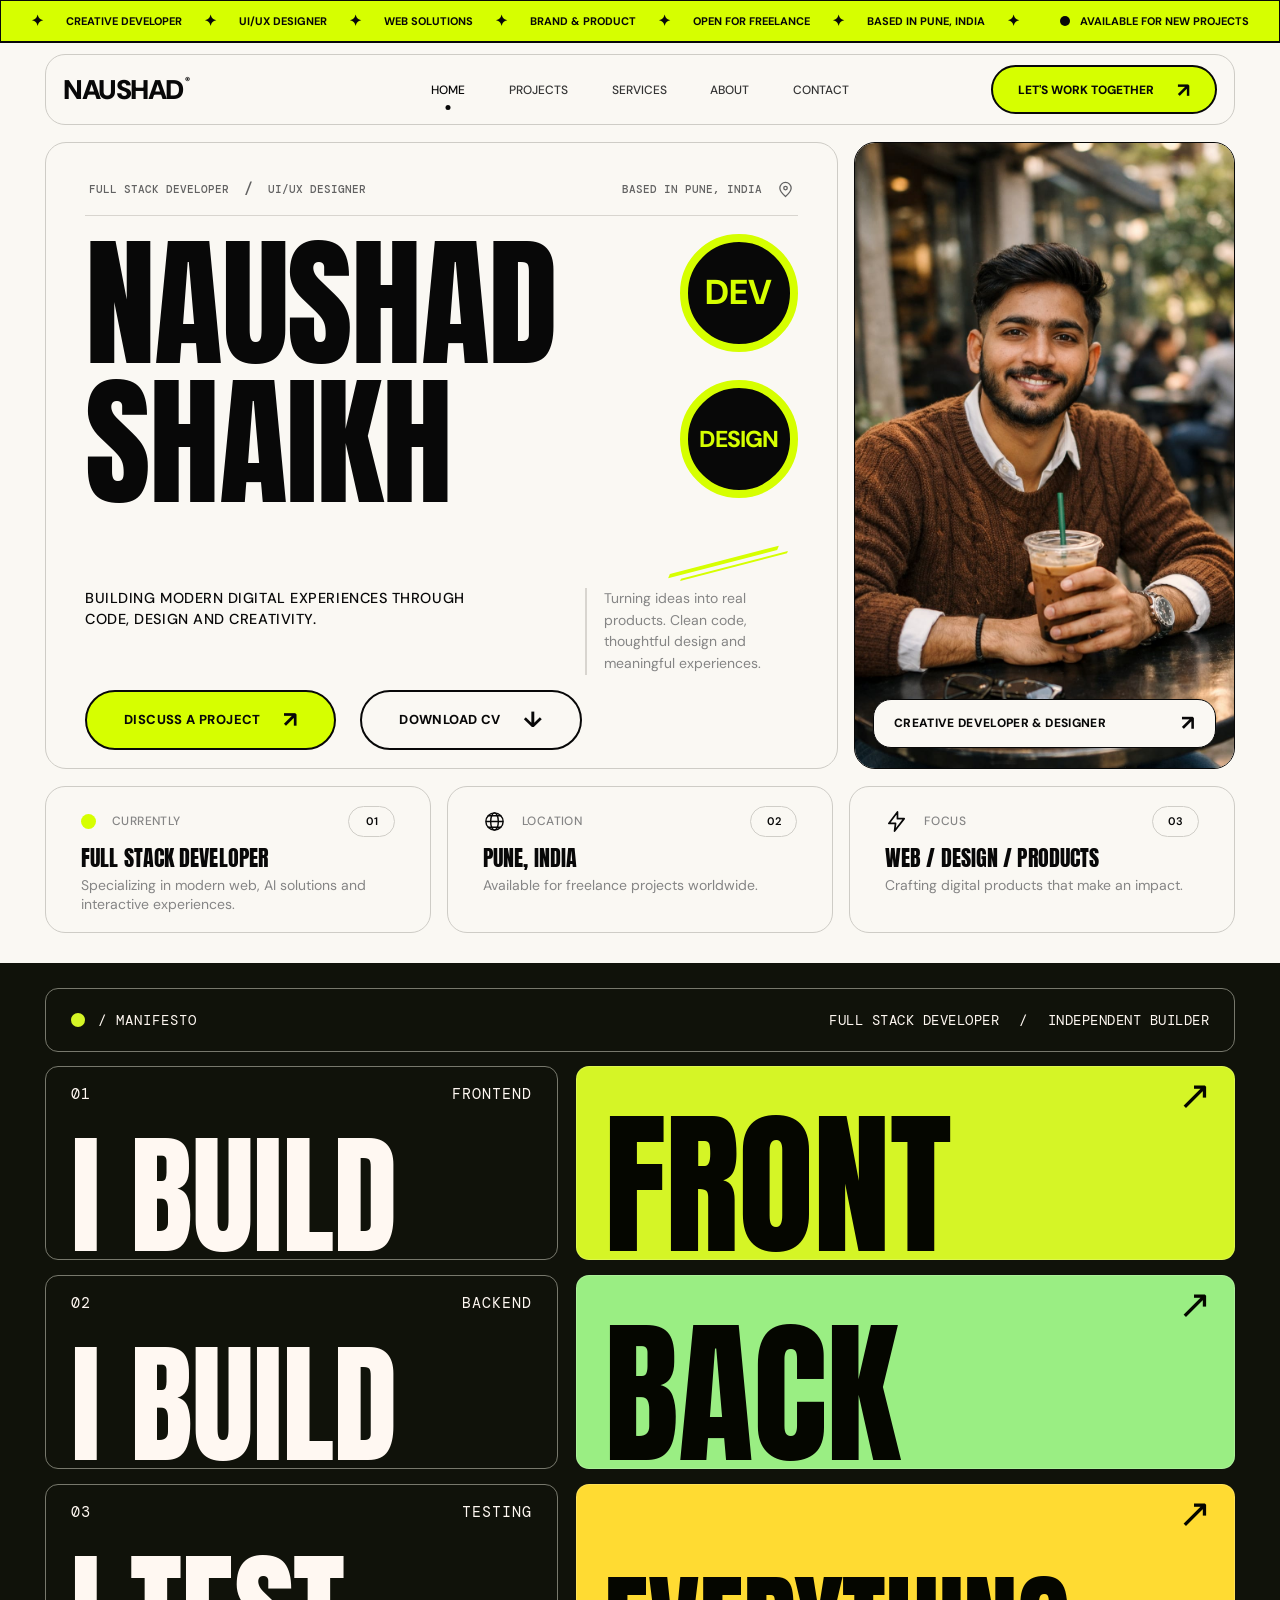
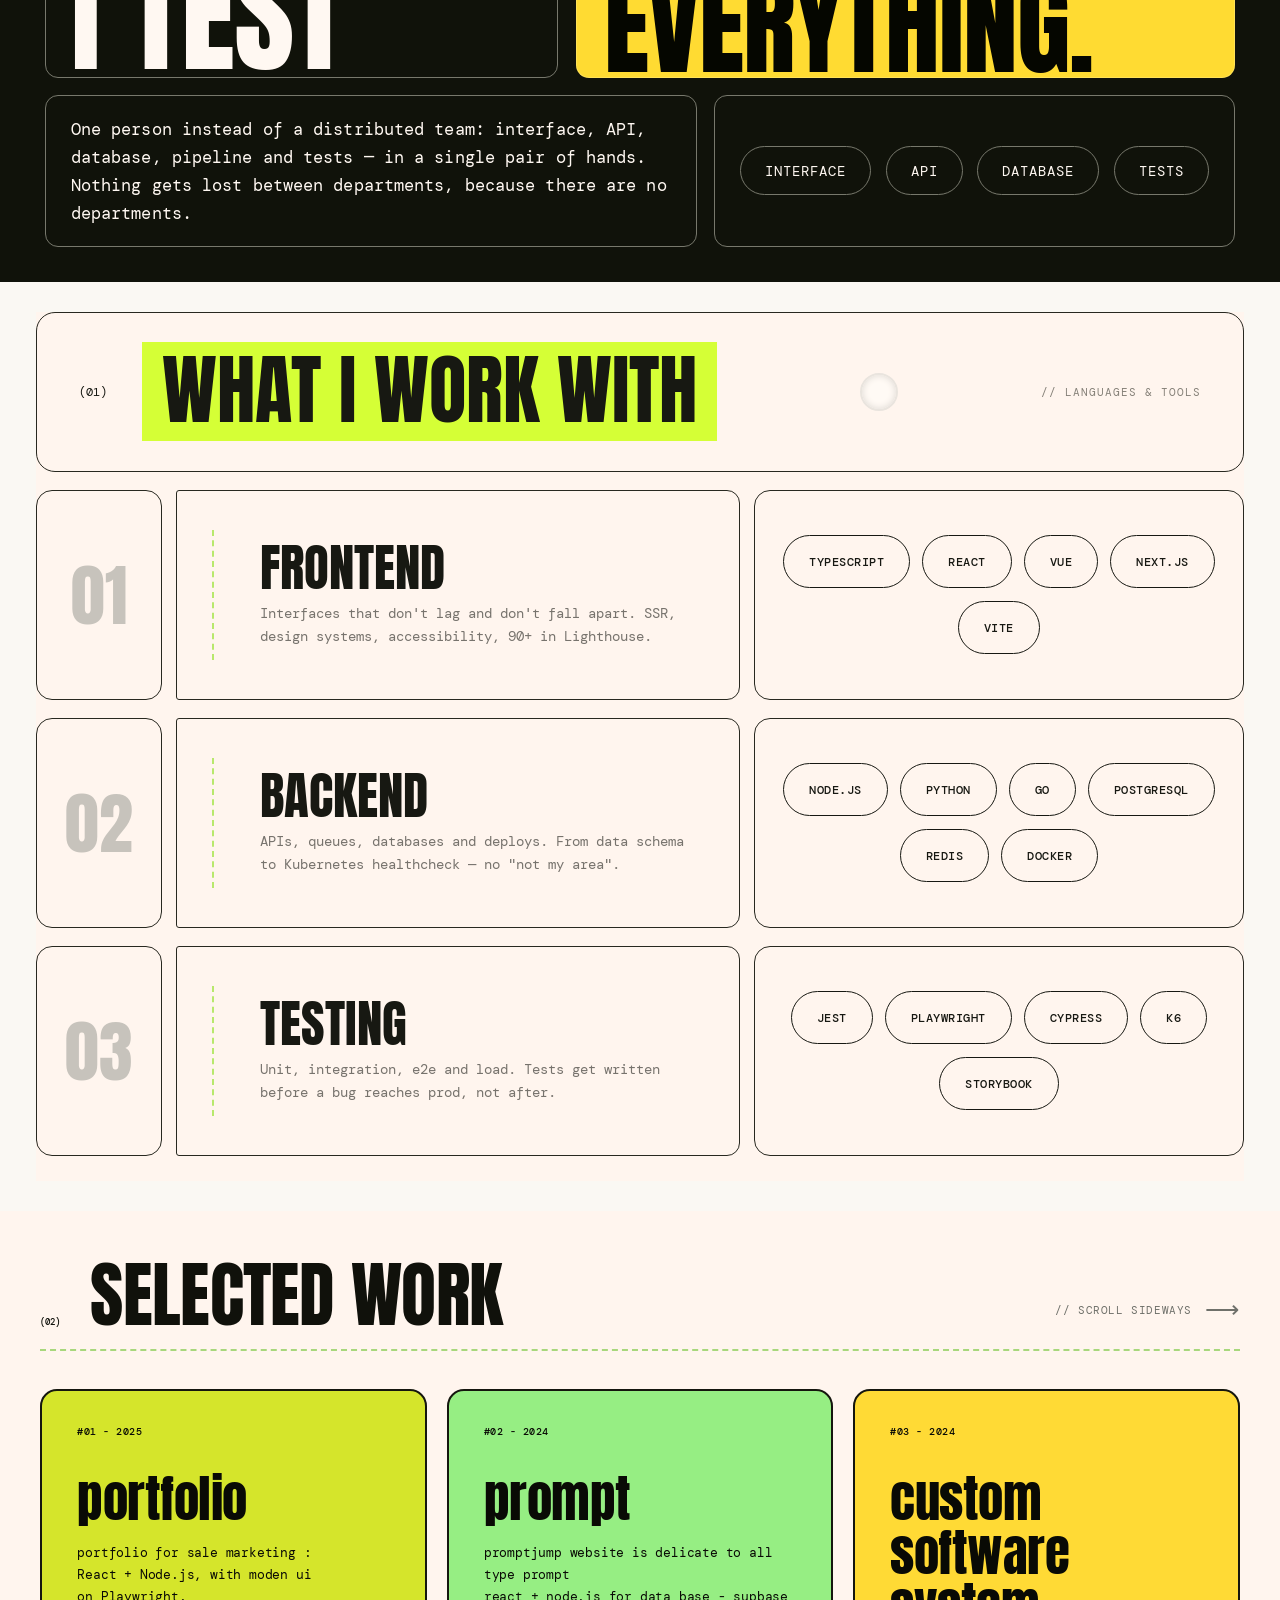
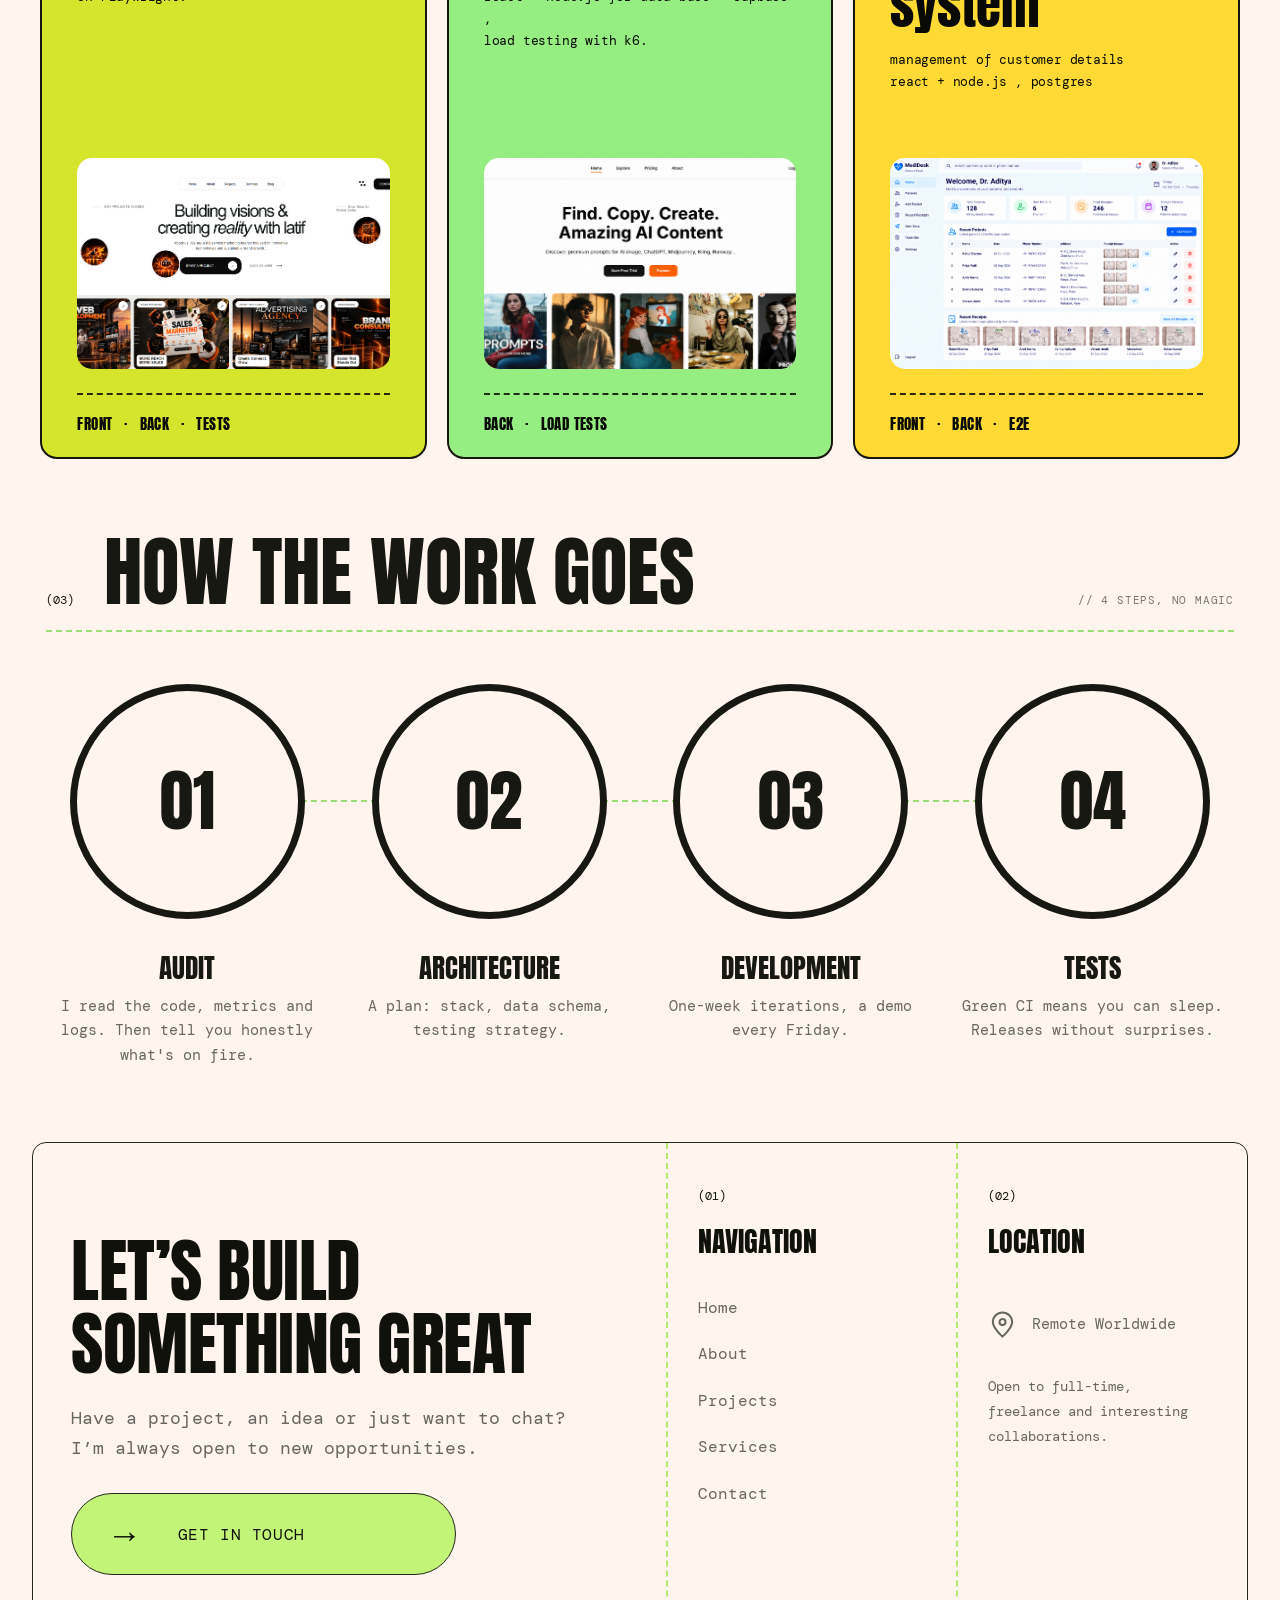
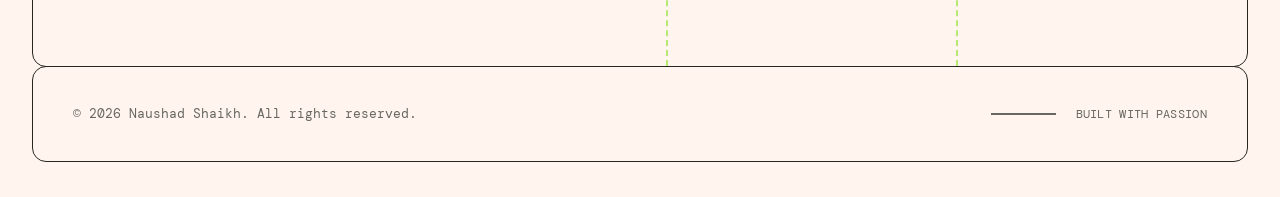
<file: index.html>
<!DOCTYPE html>
<html lang="en">
<head>
  <meta charset="UTF-8">
  <meta name="viewport" content="width=device-width, initial-scale=1.0">
  <meta name="theme-color" content="#faf8f3">

  <title>Naushad Shaikh | Creative Developer</title>

  <!-- Google Fonts -->
  <link rel="preconnect" href="https://fonts.googleapis.com">
  <link rel="preconnect" href="https://fonts.gstatic.com" crossorigin>
  <link href="https://fonts.googleapis.com/css2?family=Anton&family=Caveat:wght@500;600;700&family=DM+Mono:wght@400;500&family=DM+Sans:wght@400;500;600;700;800&display=swap" rel="stylesheet">

  <!-- CSS -->
  <link rel="stylesheet" href="style.css">
</head>

<body>

  <!-- TOP ANNOUNCEMENT BAR -->
  <div class="top-bar">
    <div class="ticker-track">

      <div class="ticker-marquee" aria-label="Scrolling announcement bar">
        <div class="ticker-marquee-inner">
          <div class="ticker-group">
            <span class="ticker-star">✦</span>
            <span>CREATIVE DEVELOPER</span>
            <span class="ticker-star">✦</span>
            <span>UI/UX DESIGNER</span>
            <span class="ticker-star">✦</span>
            <span>WEB SOLUTIONS</span>
            <span class="ticker-star">✦</span>
            <span>BRAND &amp; PRODUCT</span>
            <span class="ticker-star">✦</span>
            <span>OPEN FOR FREELANCE</span>
            <span class="ticker-star">✦</span>
            <span>BASED IN PUNE, INDIA</span>
            <span class="ticker-star">✦</span>
            <span>LET'S BUILD TOGETHER</span>
          </div>

          <div class="ticker-group" aria-hidden="true">
            <span class="ticker-star">✦</span>
            <span>CREATIVE DEVELOPER</span>
            <span class="ticker-star">✦</span>
            <span>UI/UX DESIGNER</span>
            <span class="ticker-star">✦</span>
            <span>WEB SOLUTIONS</span>
            <span class="ticker-star">✦</span>
            <span>BRAND &amp; PRODUCT</span>
            <span class="ticker-star">✦</span>
            <span>OPEN FOR FREELANCE</span>
            <span class="ticker-star">✦</span>
            <span>BASED IN PUNE, INDIA</span>
            <span class="ticker-star">✦</span>
            <span>LET'S BUILD TOGETHER</span>
          </div>
        </div>
      </div>

      <div class="ticker-status">
        <span class="ticker-dot"></span>
        <span>AVAILABLE FOR NEW PROJECTS</span>
      </div>

    </div>
  </div>


  <!-- NAVBAR -->
  <nav class="navbar home-navbar" aria-label="Main navigation">

    <a href="#home" class="nav-logo">
      NAUSHAD<sup>®</sup>
    </a>

    <button
      class="nav-toggle"
      type="button"
      aria-label="Open navigation menu"
      aria-expanded="false"
      aria-controls="home-navigation"
      data-home-nav-toggle
    >
      <span class="nav-toggle-icon" aria-hidden="true">
        <span></span>
        <span></span>
        <span></span>
      </span>
    </button>

    <div class="nav-links" id="home-navigation">
      <a href="#home" class="nav-link active">HOME</a>
      <a href="project.html" class="nav-link">PROJECTS</a>
      <a href="service.html" class="nav-link">SERVICES</a>
      <a href="about.html" class="nav-link">ABOUT</a>
      <a href="contact.html" class="nav-link">CONTACT</a>
    </div>

    <a href="contact.html" class="nav-cta">
      LET'S WORK TOGETHER <span>↗</span>
    </a>

  </nav>


  <!-- MAIN HERO -->
  <main id="home">

    <section class="main-hero">

      <!-- LEFT TEXT CONTAINER -->
      <div class="hero-content">

        <div class="hero-meta">

          <div class="hero-meta-left">
            <span>FULL STACK DEVELOPER</span>
            <span class="meta-slash">/</span>
            <span>UI/UX DESIGNER</span>
          </div>

          <div class="hero-location">
            <span>BASED IN PUNE, INDIA</span>

            <svg class="location-pin" viewBox="0 0 24 24"
              fill="none" stroke="currentColor"
              stroke-width="1.8" stroke-linecap="round"
              stroke-linejoin="round" aria-label="Location">
              <path d="M20 10c0 5-8 12-8 12S4 15 4 10a8 8 0 1 1 16 0Z"/>
              <circle cx="12" cy="10" r="2.5"/>
            </svg>
          </div>

        </div>


        <div class="hero-heading-wrap">

          <h1 class="hero-heading">
            NAUSHAD<br>
            <span class="hero-heading-last">SHAIKH</span>
          </h1>

          <div class="dev-badge">DEV</div>
          <div class="design-badge">DESIGN</div>

          <div class="signature" aria-hidden="true">
            <div class="signature-underline"></div>
          </div>

        </div>


        <div class="hero-description-row">

          <p class="hero-description">
            BUILDING MODERN DIGITAL EXPERIENCES THROUGH
            <br>
            CODE, DESIGN AND CREATIVITY.
          </p>

          <p class="hero-summary">
            Turning ideas into real products.
            Clean code, thoughtful design and
            meaningful experiences.
          </p>

        </div>


        <div class="hero-buttons">

          <a href="contact.html" class="hero-btn hero-btn-primary">
            DISCUSS A PROJECT <span>↗</span>
          </a>

          <a href="ccv.pdf" download
            class="hero-btn hero-btn-secondary">
            DOWNLOAD CV <span>↓</span>
          </a>

        </div>

      </div>


      <!-- RIGHT IMAGE CONTAINER -->
      <div class="hero-portrait">

        <img
          src="cup.jpeg"
          alt="Naushad Shaikh - Creative Developer"
          class="portrait-image"
        >

        <a href="about.html" class="portrait-caption">
          <span>CREATIVE DEVELOPER &amp; DESIGNER</span>
          <span class="portrait-arrow">↗</span>
        </a>

      </div>

    </section>


    <!-- BOTTOM INFORMATION CARDS -->
    <section class="info-grid">

      <article class="info-card">

        <div class="info-card-top">
          <span class="lime-dot"></span>
          <span class="info-label">CURRENTLY</span>
          <span class="info-number">01</span>
        </div>

        <h2>FULL STACK DEVELOPER</h2>

        <p>
          Specializing in modern web, AI solutions
          and interactive experiences.
        </p>

      </article>


      <article class="info-card">

        <div class="info-card-top">

          <svg class="info-icon" viewBox="0 0 24 24"
            fill="none" stroke="currentColor"
            stroke-width="1.5">
            <circle cx="12" cy="12" r="9"/>
            <ellipse cx="12" cy="12" rx="4" ry="9"/>
            <path d="M3 12h18M5 6h14M5 18h14"/>
          </svg>

          <span class="info-label">LOCATION</span>
          <span class="info-number">02</span>

        </div>

        <div class="location-hover-wrap">
          <a class="location-link" href="contact.html">PUNE, INDIA</a>
          <span class="location-hover-content" aria-hidden="true">
            <span class="location-link-clone">PUNE, INDIA</span>
            <span class="location-image-container">
              <span class="location-image-inner">
                <img class="location-link-image" src="pune_shaniwar.jpg" alt="Pune, India - Shaniwar Wada" />
              </span>
            </span>
          </span>
        </div>

        <p>
          Available for freelance projects
          worldwide.
        </p>

      </article>


      <article class="info-card">

        <div class="info-card-top">

          <svg class="info-icon" viewBox="0 0 24 24"
            fill="none" stroke="currentColor"
            stroke-width="1.8" stroke-linecap="round"
            stroke-linejoin="round">
            <path d="M13 2 4 14h7l-1 8 10-13h-7l0-7Z"/>
          </svg>

          <span class="info-label">FOCUS</span>
          <span class="info-number">03</span>

        </div>

        <h2>WEB / DESIGN / PRODUCTS</h2>

        <p>
          Crafting digital products that make
          an impact.
        </p>

      </article>

    </section>

<section class="manifesto-section">

  <!-- TOP HEADER -->
  <div class="manifesto-top">
    <div class="manifesto-label">
      <span class="manifesto-dot"></span>
      <span>/ MANIFESTO</span>
    </div>

    <div class="manifesto-role">
      FULL STACK DEVELOPER <span>/</span> INDEPENDENT BUILDER
    </div>
  </div>

  <!-- MAIN GRID -->
  <div class="manifesto-grid">

    <!-- 01 -->
    <div class="manifesto-text-card">
      <div class="manifesto-card-meta">
        <span>01</span>
        <span>FRONTEND</span>
      </div>
      <h2>I BUILD</h2>
    </div>

    <div class="manifesto-color-card manifesto-front">
      <span class="manifesto-arrow">↗</span>
      <h2>FRONT</h2>
    </div>

    <!-- 02 -->
    <div class="manifesto-text-card">
      <div class="manifesto-card-meta">
        <span>02</span>
        <span>BACKEND</span>
      </div>
      <h2>I BUILD</h2>
    </div>

    <div class="manifesto-color-card manifesto-back">
      <span class="manifesto-arrow">↗</span>
      <h2>BACK</h2>
    </div>

    <!-- 03 -->
    <div class="manifesto-text-card">
      <div class="manifesto-card-meta">
        <span>03</span>
        <span>TESTING</span>
      </div>
      <h2>I TEST</h2>
    </div>

    <div class="manifesto-color-card manifesto-everything">
      <span class="manifesto-arrow">↗</span>
      <h2>EVERYTHING.</h2>
    </div>

  </div>

  <!-- BOTTOM ROW -->
  <div class="manifesto-footer">

    <div class="manifesto-description">
      <p>
        One person instead of a distributed team: interface, API,<br>
        database, pipeline and tests — in a single pair of hands.<br>
        Nothing gets lost between departments, because there are no<br>
        departments.
      </p>
    </div>

    <div class="manifesto-tags">
      <span>INTERFACE</span>
      <span>API</span>
      <span>DATABASE</span>
      <span>TESTS</span>
    </div>

  </div>

</section>










<!-- WHAT I WORK WITH SECTION -->
<section class="skills-bento" id="skills">

  <!-- HEADER -->
  <header class="skills-bento-header">
    <span class="skills-index">(01)</span>

    <h2><span>WHAT I WORK WITH</span></h2>

    <span class="skills-orb"></span>

    <span class="skills-header-label">// LANGUAGES &amp; TOOLS</span>
  </header>

  <!-- ROW 01 -->
  <div class="skills-bento-row">

    <div class="skills-number-card">
      <span>01</span>
    </div>

    <article class="skills-info-card">
      <div class="skills-info-inner">
        <h3>FRONTEND</h3>
        <p>
          Interfaces that don't lag and don't fall apart. SSR,<br>
          design systems, accessibility, 90+ in Lighthouse.
        </p>
      </div>
    </article>

    <div class="skills-tags-card">
      <div class="skills-tags">
        <span>TYPESCRIPT</span>
        <span>REACT</span>
        <span>VUE</span>
        <span>NEXT.JS</span>
        <span>VITE</span>
      </div>
    </div>

  </div>

  <!-- ROW 02 -->
  <div class="skills-bento-row">

    <div class="skills-number-card">
      <span>02</span>
    </div>

    <article class="skills-info-card">
      <div class="skills-info-inner">
        <h3>BACKEND</h3>
        <p>
          APIs, queues, databases and deploys. From data schema<br>
          to Kubernetes healthcheck — no "not my area".
        </p>
      </div>
    </article>

    <div class="skills-tags-card">
      <div class="skills-tags">
        <span>NODE.JS</span>
        <span>PYTHON</span>
        <span>GO</span>
        <span>POSTGRESQL</span>
        <span>REDIS</span>
        <span>DOCKER</span>
      </div>
    </div>

  </div>

  <!-- ROW 03 -->
  <div class="skills-bento-row">

    <div class="skills-number-card">
      <span>03</span>
    </div>

    <article class="skills-info-card">
      <div class="skills-info-inner">
        <h3>TESTING</h3>
        <p>
          Unit, integration, e2e and load. Tests get written<br>
          before a bug reaches prod, not after.
        </p>
      </div>
    </article>

    <div class="skills-tags-card">
      <div class="skills-tags">
        <span>JEST</span>
        <span>PLAYWRIGHT</span>
        <span>CYPRESS</span>
        <span>K6</span>
        <span>STORYBOOK</span>
      </div>
    </div>

  </div>

</section>







<!-- SELECTED WORK SECTION -->
<section class="selected-work" id="projects">

  <!-- SECTION HEADER -->
  <header class="work-header">
    <div class="work-heading">
      <span class="work-number">(02)</span>
      <h2>SELECTED WORK</h2>
    </div>

    <div class="work-scroll-label">
      // SCROLL SIDEWAYS <span>⟶</span>
    </div>
  </header>

  <!-- HORIZONTAL PROJECT CARDS -->
  <div class="work-track">

    <!-- PROJECT 01 -->
    <article class="work-card work-card-signal">

      <span class="work-card-meta">#01 - 2025</span>

      <h3>portfolio </h3>

      <p class="work-description">
        portfolio  for sale marketing :<br>
        React + Node.js, with moden ui<br>
        on Playwright.
      </p>

      <a href="https://www.latifsofttech.com/" class="work-image-link" aria-label="Visit Portfolio project" target="_blank" rel="noopener noreferrer">
        <img
          src="la.png"
          alt="Portfolio project preview"
          class="work-preview"
        >
        <span class="work-image-arrow">↗</span>
      </a>

      <footer class="work-card-footer">
        <div class="work-card-divider"></div>
        <p>FRONT <span>·</span> BACK <span>·</span> TESTS</p>
      </footer>

    </article>

    <!-- PROJECT 02 -->
    <article class="work-card work-card-gulf">

      <span class="work-card-meta">#02 - 2024</span>

      <h3>prompt</h3>

      <p class="work-description">
        promptjump website is delicate to all type prompt <br>
       react + node.js for data base - supbase ,<br>
        load testing with k6.
      </p>

      <a href="https://promp-jump-fron.vercel.app/" class="work-image-link" aria-label="Visit PromptJump project" target="_blank" rel="noopener noreferrer">
        <img
          src="pj.png"
          alt="PromptJump project preview"
          class="work-preview"
        >
        <span class="work-image-arrow">↗</span>
      </a>

      <footer class="work-card-footer">
        <div class="work-card-divider"></div>
        <p>BACK <span>·</span> LOAD TESTS</p>
      </footer>

    </article>

    <!-- PROJECT 03 -->
    <article class="work-card work-card-veg">

      <span class="work-card-meta">#03 - 2024</span>

      <h3>custom software system</h3>

      <p class="work-description">
       management of customer details <br>
        react + node.js , postgres
      </p>

      <div class="work-image-link">
        <img
          src="dr.png"
          alt="Customer software system project preview"
          class="work-preview"
        >
      </div>

      <footer class="work-card-footer">
        <div class="work-card-divider"></div>
        <p>FRONT <span>·</span> BACK <span>·</span> E2E</p>
      </footer>

    </article>

  </div>
</section>













<section class="workflow-section" id="workflow">

  <!-- HEADER -->
  <header class="workflow-header">
    <span class="workflow-index">(03)</span>

    <h2>HOW THE WORK GOES</h2>

    <span class="workflow-label">// 4 STEPS, NO MAGIC</span>
  </header>

  <!-- FOUR STEPS -->
  <div class="workflow-steps">

    <!-- STEP 01 -->
    <article class="workflow-step">
      <div class="workflow-circle">
        <span>01</span>
      </div>

      <h3>AUDIT</h3>

      <p>
        I read the code, metrics and<br>
        logs. Then tell you honestly<br>
        what's on fire.
      </p>
    </article>

    <!-- STEP 02 -->
    <article class="workflow-step">
      <div class="workflow-circle">
        <span>02</span>
      </div>

      <h3>ARCHITECTURE</h3>

      <p>
        A plan: stack, data schema,<br>
        testing strategy.
      </p>
    </article>

    <!-- STEP 03 -->
    <article class="workflow-step">
      <div class="workflow-circle">
        <span>03</span>
      </div>

      <h3>DEVELOPMENT</h3>

      <p>
        One-week iterations, a demo<br>
        every Friday.
      </p>
    </article>

    <!-- STEP 04 -->
    <article class="workflow-step">
      <div class="workflow-circle">
        <span>04</span>
      </div>

      <h3>TESTS</h3>

      <p>
        Green CI means you can sleep.<br>
        Releases without surprises.
      </p>
    </article>

  </div>

</section>





<footer class="portfolio-footer" id="contact">
  <!-- MAIN FOOTER -->
  <div class="footer-main">

    <!-- LEFT: CALL TO ACTION -->
    <div class="footer-cta">
      <h2>
        LET’S BUILD<br>
        SOMETHING GREAT
      </h2>

      <p class="footer-intro">
        Have a project, an idea or just want to chat?<br>
        I’m always open to new opportunities.
      </p>

      <a href="contact.html" class="footer-button">
        <span class="footer-button-arrow">→</span>
        <span>GET IN TOUCH</span>
      </a>
    </div>

    <!-- MIDDLE: NAVIGATION -->
    <div class="footer-column footer-navigation">
      <span class="footer-number">(01)</span>
      <h3>NAVIGATION</h3>

      <nav class="footer-links">
        <a href="#home">Home</a>
        <a href="about.html">About</a>
        <a href="#projects">Projects</a>
        <a href="service.html">Services</a>
        <a href="contact.html">Contact</a>
      </nav>
    </div>

    <!-- RIGHT: LOCATION -->
    <div class="footer-column footer-location">
      <span class="footer-number">(02)</span>
      <h3>LOCATION</h3>

      <div class="footer-location-info">
        <svg
          class="location-icon"
          viewBox="0 0 24 24"
          fill="none"
          stroke="currentColor"
          stroke-width="1.7"
          aria-hidden="true"
        >
          <path d="M20 10c0 5-8 12-8 12S4 15 4 10a8 8 0 1 1 16 0Z"/>
          <circle cx="12" cy="10" r="2.5"/>
        </svg>

        <span>Remote Worldwide</span>
      </div>

      <p class="footer-location-description">
        Open to full-time,<br>
        freelance and interesting<br>
        collaborations.
      </p>
    </div>

  </div>

  <!-- BOTTOM COPYRIGHT BAR -->
  <div class="footer-bottom">
    <p>© 2026 Naushad Shaikh. All rights reserved.</p>

    <div class="footer-credit">
      <span class="footer-credit-line"></span>
      <span>BUILT WITH PASSION</span>
    </div>
  </div>

</footer>















  

  <script>
    (function () {
      const navToggle = document.querySelector("[data-home-nav-toggle]");
      const homeNavigation = document.getElementById("home-navigation");

      if (!navToggle || !homeNavigation) return;

      const navbar = navToggle.closest(".home-navbar");
      const mobileNavigation = window.matchMedia("(max-width: 760px)");

      function setNavigationOpen(isOpen) {
        navToggle.setAttribute("aria-expanded", String(isOpen));
        navToggle.setAttribute(
          "aria-label",
          isOpen ? "Close navigation menu" : "Open navigation menu"
        );
        navbar.classList.toggle("is-open", isOpen);
      }

      navToggle.addEventListener("click", function () {
        const isOpen = navToggle.getAttribute("aria-expanded") === "true";
        setNavigationOpen(!isOpen);
      });

      homeNavigation.querySelectorAll("a").forEach(function (link) {
        link.addEventListener("click", function () {
          setNavigationOpen(false);
        });
      });

      document.addEventListener("keydown", function (event) {
        if (
          event.key === "Escape" &&
          navToggle.getAttribute("aria-expanded") === "true"
        ) {
          setNavigationOpen(false);
          navToggle.focus();
        }
      });

      mobileNavigation.addEventListener("change", function (event) {
        if (!event.matches) setNavigationOpen(false);
      });
    })();
  </script>

  <script>
    (function () {
      const linkClone = document.querySelector('.location-link-clone');
      const imageContainer = document.querySelector('.location-image-container');
      const hoverWrap = document.querySelector('.location-hover-wrap');

      if (!linkClone || !imageContainer || !hoverWrap) return;

      function onMouseMove(e) {
        const clientX = e.clientX;
        const clientY = e.clientY;

        // Position the floating circular image
        imageContainer.style.transform = `translate3d(${clientX}px, ${clientY}px, 0)`;

        // Calculate clip position relative to the text element's bounding box
        const rect = linkClone.getBoundingClientRect();
        const relX = clientX - rect.left;
        const relY = clientY - rect.top;

        linkClone.style.setProperty('--x', `${relX}px`);
        linkClone.style.setProperty('--y', `${relY}px`);
      }

      window.addEventListener('mousemove', onMouseMove, { passive: true });
    })();
  </script>
</body>
</html>
</file>
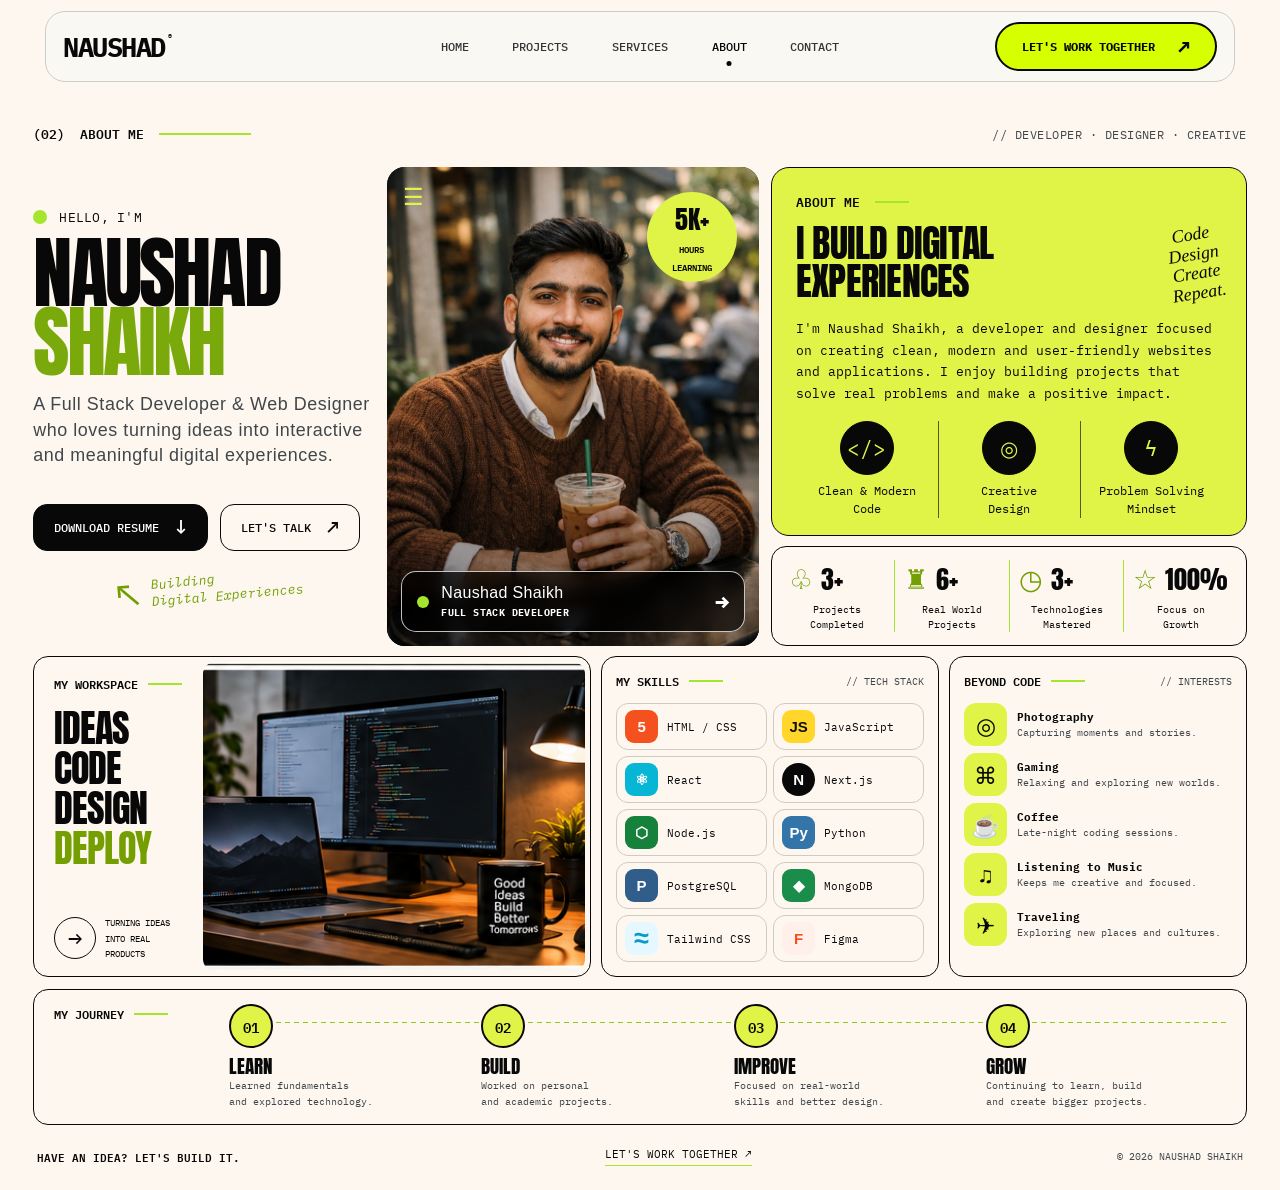
<file: about.html>
<!DOCTYPE html>
<html lang="en">
<head>
  <meta charset="UTF-8">
  <meta name="viewport" content="width=device-width, initial-scale=1.0">
  <meta name="theme-color" content="#FDF7F0">

  <title>Naushad Shaikh | Full Stack Developer</title>

  <meta
    name="description"
    content="Naushad Shaikh — Full Stack Developer and Web Designer creating modern digital experiences."
  >

  <link rel="preconnect" href="https://fonts.googleapis.com">
  <link rel="preconnect" href="https://fonts.gstatic.com" crossorigin>

  <link
    href="https://fonts.googleapis.com/css2?family=Anton&family=IBM+Plex+Mono:wght@400;500;600&display=swap"
    rel="stylesheet"
  >

  <link rel="stylesheet" href="style.css">
  <link rel="stylesheet" href="about.css">
</head>

<body>

  <nav class="navbar about-navbar" aria-label="Main navigation">
    <a href="index.html#home" class="nav-logo">
      NAUSHAD<sup>®</sup>
    </a>

    <button
      class="nav-toggle"
      type="button"
      aria-label="Open navigation menu"
      aria-expanded="false"
      aria-controls="about-navigation"
      data-nav-toggle
    >
      <span class="nav-toggle-icon" aria-hidden="true">
        <span></span>
        <span></span>
        <span></span>
      </span>
    </button>

    <div class="nav-links" id="about-navigation">
      <a href="index.html#home" class="nav-link">HOME</a>
      <a href="project.html" class="nav-link">PROJECTS</a>
      <a href="service.html" class="nav-link">SERVICES</a>
      <a href="about.html" class="nav-link active" aria-current="page">ABOUT</a>
      <a href="contact.html" class="nav-link">CONTACT</a>
    </div>

    <a href="contact.html" class="nav-cta">
      LET'S WORK TOGETHER <span>↗</span>
    </a>
  </nav>

  <script src="script.js" defer></script>

  <main class="portfolio">

    <!-- ================= HEADER ================= -->
    <header class="topbar">
      <div class="section-label">
        <span>(02)</span>
        <span>ABOUT ME</span>
        <span class="label-line"></span>
      </div>

      <p class="topbar-right">
        // DEVELOPER · DESIGNER · CREATIVE
      </p>
    </header>


    <!-- ================= HERO ================= -->
    <section class="hero-grid">

      <!-- Introduction -->
      <div class="intro">

        <div class="eyebrow">
          <span class="status-dot"></span>
          HELLO, I'M
        </div>

        <h1 class="hero-title">
          NAUSHAD
          <span>SHAIKH</span>
        </h1>

        <p class="hero-description">
          A Full Stack Developer &amp; Web Designer
          who loves turning ideas into interactive
          and meaningful digital experiences.
        </p>

        <div class="hero-buttons">
          <a href="ccv.pdf" class="button button-dark" download>
            DOWNLOAD RESUME
            <span class="button-icon">↓</span>
          </a>

          <a href="contact.html" class="button button-outline">
           LET'S TALK
            <span class="button-icon">↗</span>
          </a>
        </div>

        <div class="handwritten-note">
          <span class="curved-arrow">↖</span>
          <span>Building<br>Digital Experiences</span>
        </div>

      </div>


      <!-- Portrait -->
      <div class="portrait-card">

        <img
          src="cup.jpeg"
          alt="Portrait of Naushad Shaikh"
          class="portrait-image"
        >

        <div class="learning-badge">
          <strong>5K+</strong>
          <span>HOURS</span>
          <span>LEARNING</span>
        </div>

        <span class="portrait-menu">☰</span>

        <div class="portrait-caption">
          <span class="status-dot"></span>

          <div>
            <strong>Naushad Shaikh</strong>
            <span>FULL STACK DEVELOPER</span>
          </div>

          <a href="#about" aria-label="Read about me">→</a>
        </div>

      </div>


      <!-- About card -->
      <div class="hero-right">

        <article class="about-card lime-card" id="about">

          <div class="card-label">
            <span>ABOUT ME</span>
            <span class="short-line"></span>
          </div>

          <div class="about-heading-row">
            <h2>I BUILD DIGITAL<br>EXPERIENCES</h2>

            <p class="script-note">
              Code<br>Design<br>Create<br>Repeat.
            </p>
          </div>

          <p class="about-description">
            I'm Naushad Shaikh, a developer and designer
            focused on creating clean, modern and
            user-friendly websites and applications.
            I enjoy building projects that solve real
            problems and make a positive impact.
          </p>

          <div class="qualities">

            <div class="quality">
              <span class="quality-icon">&lt;/&gt;</span>
              <p>Clean &amp; Modern<br>Code</p>
            </div>

            <div class="quality">
              <span class="quality-icon">◎</span>
              <p>Creative<br>Design</p>
            </div>

            <div class="quality">
              <span class="quality-icon">ϟ</span>
              <p>Problem Solving<br>Mindset</p>
            </div>

          </div>

        </article>


        <!-- Statistics -->
        <section class="stats-card" aria-label="Portfolio statistics">

          <div class="stat">
            <span class="stat-icon">♧</span>
            <strong>3+</strong>
            <p>Projects<br>Completed</p>
          </div>

          <div class="stat">
            <span class="stat-icon">♜</span>
            <strong>6+</strong>
            <p>Real World<br>Projects</p>
          </div>

          <div class="stat">
            <span class="stat-icon">◷</span>
            <strong>3+</strong>
            <p>Technologies<br>Mastered</p>
          </div>

          <div class="stat">
            <span class="stat-icon">☆</span>
            <strong>100%</strong>
            <p>Focus on<br>Growth</p>
          </div>

        </section>

      </div>

    </section>


    <!-- ================= WORKSPACE / SKILLS / INTERESTS ================= -->
    <section class="details-grid">

      <!-- Workspace -->
      <article class="workspace-card">

        <div class="workspace-copy">

          <div class="card-label">
            <span>MY WORKSPACE</span>
            <span class="short-line"></span>
          </div>

          <h2>
            IDEAS<br>
            CODE<br>
            DESIGN<br>
            <span>DEPLOY</span>
          </h2>

          <div class="workspace-bottom">
            <span class="round-arrow">→</span>
            <p>TURNING IDEAS<br>INTO REAL PRODUCTS</p>
          </div>

        </div>

        <img
          src="d.png"
          alt="Developer workspace with a computer and laptop"
          class="workspace-image"
          loading="lazy"
        >

      </article>


      <!-- Skills -->
      <article class="skills-card">

        <div class="card-label">
          <span>MY SKILLS</span>
          <span class="short-line"></span>
          <span class="card-meta">// TECH STACK</span>
        </div>

        <div class="skills-list">

          <div class="skill">
            <span class="skill-logo html-logo">5</span>
            <span>HTML / CSS</span>
          </div>

          <div class="skill">
            <span class="skill-logo js-logo">JS</span>
            <span>JavaScript</span>
          </div>

          <div class="skill">
            <span class="skill-logo react-logo">⚛</span>
            <span>React</span>
          </div>

          <div class="skill">
            <span class="skill-logo next-logo">N</span>
            <span>Next.js</span>
          </div>

          <div class="skill">
            <span class="skill-logo node-logo">⬡</span>
            <span>Node.js</span>
          </div>

          <div class="skill">
            <span class="skill-logo python-logo">Py</span>
            <span>Python</span>
          </div>

          <div class="skill">
            <span class="skill-logo postgres-logo">P</span>
            <span>PostgreSQL</span>
          </div>

          <div class="skill">
            <span class="skill-logo mongo-logo">◆</span>
            <span>MongoDB</span>
          </div>

          <div class="skill">
            <span class="skill-logo tailwind-logo">≈</span>
            <span>Tailwind CSS</span>
          </div>

          <div class="skill">
            <span class="skill-logo figma-logo">F</span>
            <span>Figma</span>
          </div>

        </div>

      </article>


      <!-- Interests -->
      <article class="interests-card">

        <div class="card-label">
          <span>BEYOND CODE</span>
          <span class="short-line"></span>
          <span class="card-meta">// INTERESTS</span>
        </div>

        <div class="interest-list">

          <div class="interest">
            <span class="interest-icon">◎</span>
            <div>
              <strong>Photography</strong>
              <p>Capturing moments and stories.</p>
            </div>
          </div>

          <div class="interest">
            <span class="interest-icon">⌘</span>
            <div>
              <strong>Gaming</strong>
              <p>Relaxing and exploring new worlds.</p>
            </div>
          </div>

          <div class="interest">
            <span class="interest-icon">☕</span>
            <div>
              <strong>Coffee</strong>
              <p>Late-night coding sessions.</p>
            </div>
          </div>

          <div class="interest">
            <span class="interest-icon">♫</span>
            <div>
              <strong>Listening to Music</strong>
              <p>Keeps me creative and focused.</p>
            </div>
          </div>

          <div class="interest">
            <span class="interest-icon">✈</span>
            <div>
              <strong>Traveling</strong>
              <p>Exploring new places and cultures.</p>
            </div>
          </div>

        </div>

      </article>

    </section>


    <!-- ================= JOURNEY ================= -->
    <section class="journey-card">

      <div class="journey-heading">
        <div class="card-label">
          <span>MY JOURNEY</span>
          <span class="short-line"></span>
        </div>
      </div>

      <div class="journey-timeline">

        <article class="journey-step">
          <span class="step-number">01</span>
          <div>
            <h3>LEARN</h3>
            <p>Learned fundamentals<br>and explored technology.</p>
          </div>
        </article>

        <article class="journey-step">
          <span class="step-number">02</span>
          <div>
            <h3>BUILD</h3>
            <p>Worked on personal<br>and academic projects.</p>
          </div>
        </article>

        <article class="journey-step">
          <span class="step-number">03</span>
          <div>
            <h3>IMPROVE</h3>
            <p>Focused on real-world<br>skills and better design.</p>
          </div>
        </article>

        <article class="journey-step">
          <span class="step-number">04</span>
          <div>
            <h3>GROW</h3>
            <p>Continuing to learn, build<br>and create bigger projects.</p>
          </div>
        </article>

      </div>

    </section>


    <!-- ================= CONTACT ================= -->
    <footer class="contact-footer" id="contact">

      <p>HAVE AN IDEA? LET'S BUILD IT.</p>

      <a href="mailto:naushadshaikh94626@gmail.com">
        LET'S WORK TOGETHER ↗
      </a>

      <span>© 2026 NAUSHAD SHAIKH</span>

    </footer>

  </main>

</body>
</html>
</file>
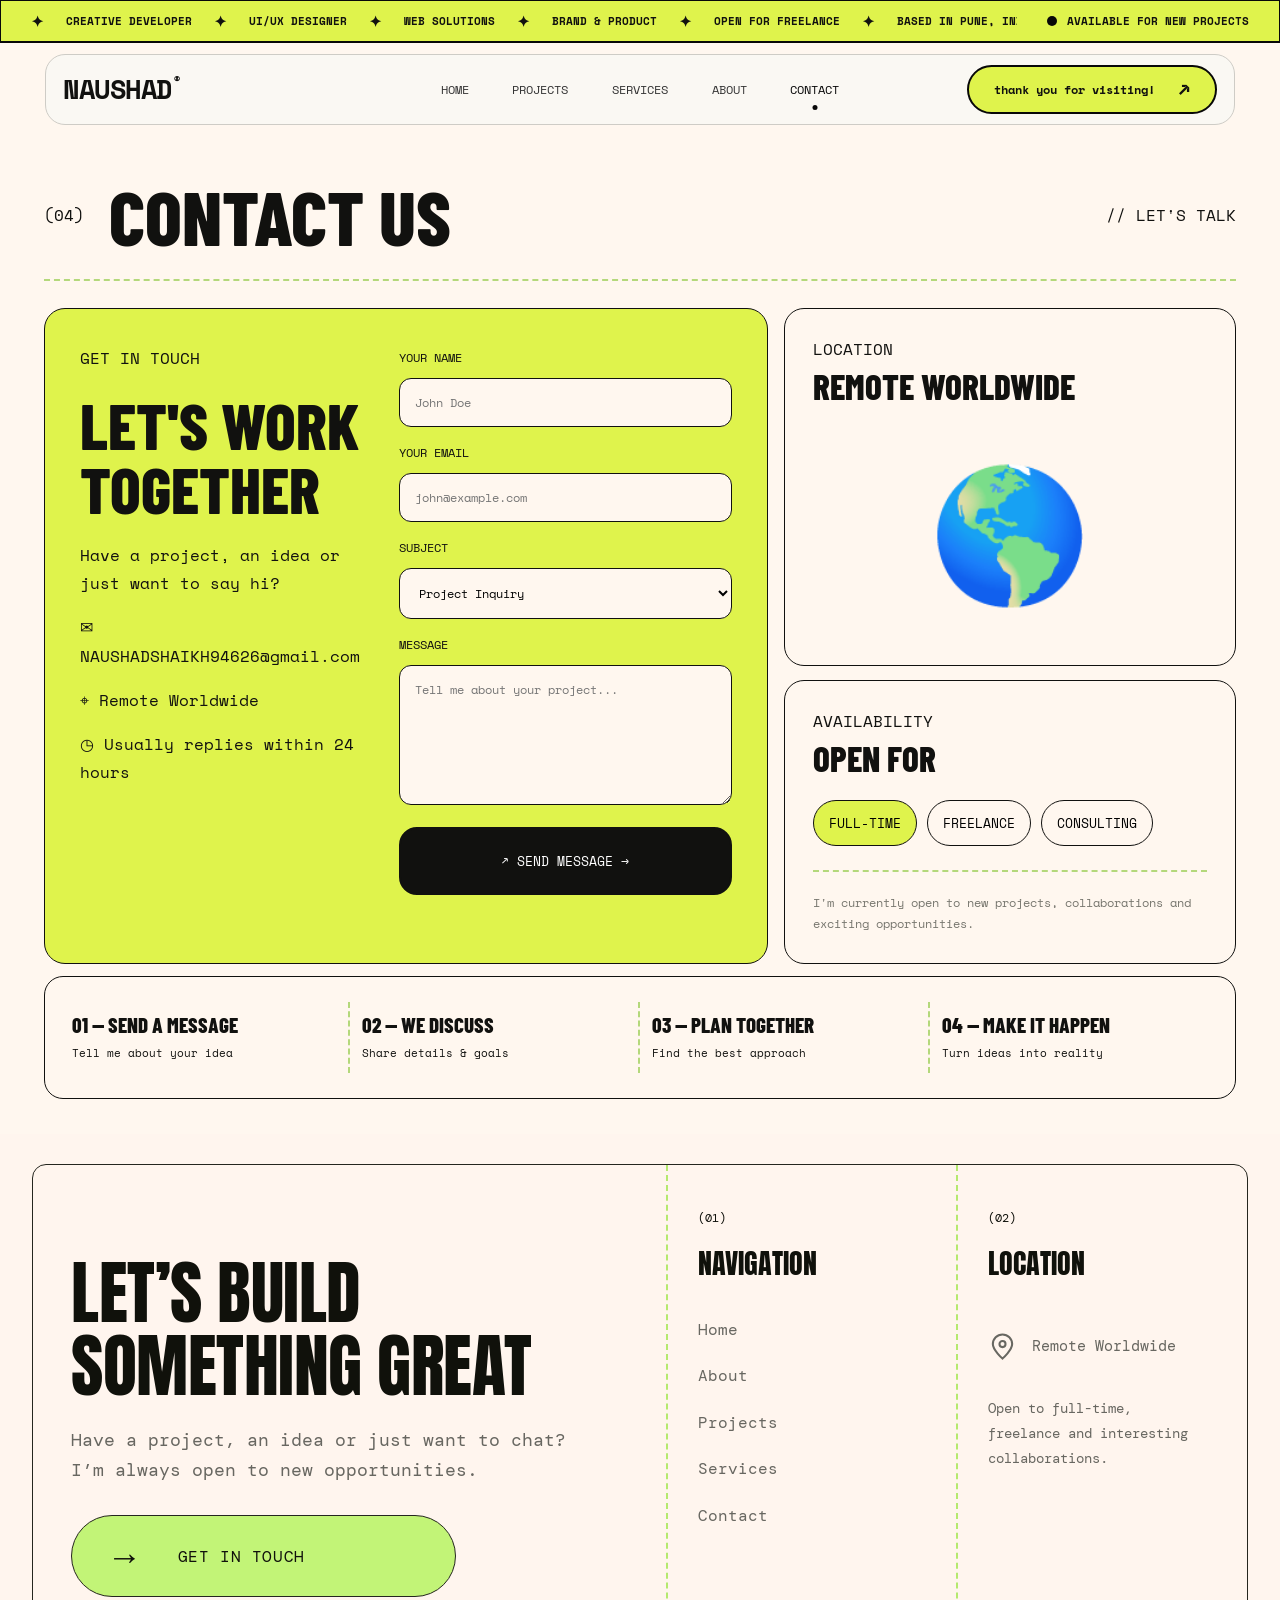
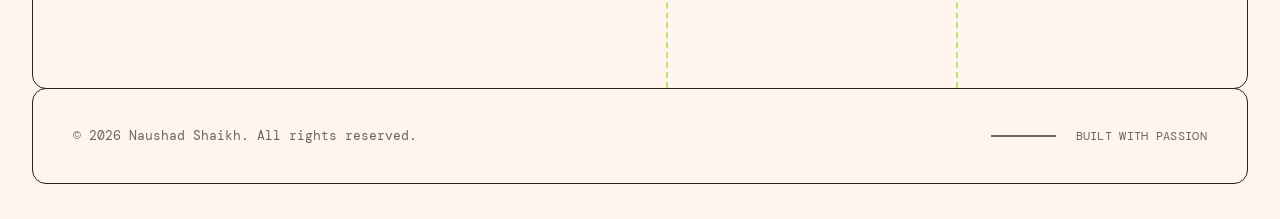
<file: contact.html>
<!DOCTYPE html>
<html lang="en">
<head>
  <meta charset="UTF-8">
  <meta name="viewport" content="width=device-width, initial-scale=1.0">
  <meta name="theme-color" content="#faf8f3">

  <title>Contact Us | Naushad Shaikh</title>

  <!-- Google Fonts -->
  <link rel="preconnect" href="https://fonts.googleapis.com">
  <link rel="preconnect" href="https://fonts.gstatic.com" crossorigin>
  <link href="https://fonts.googleapis.com/css2?family=Anton&family=Caveat:wght@500;600;700&family=DM+Mono:wght@400;500&family=DM+Sans:wght@400;500;600;700;800&family=Barlow+Condensed:wght@600;700;800&family=Space+Mono&display=swap" rel="stylesheet">

  <!-- CSS -->
  <link rel="stylesheet" href="style.css">
  <link rel="stylesheet" href="contact.css">
</head>
<body>

  <!-- TOP ANNOUNCEMENT BAR -->
  <div class="top-bar">
    <div class="ticker-track">

      <div class="ticker-marquee" aria-label="Scrolling announcement bar">
        <div class="ticker-marquee-inner">
          <div class="ticker-group">
            <span class="ticker-star">✦</span>
            <span>CREATIVE DEVELOPER</span>
            <span class="ticker-star">✦</span>
            <span>UI/UX DESIGNER</span>
            <span class="ticker-star">✦</span>
            <span>WEB SOLUTIONS</span>
            <span class="ticker-star">✦</span>
            <span>BRAND &amp; PRODUCT</span>
            <span class="ticker-star">✦</span>
            <span>OPEN FOR FREELANCE</span>
            <span class="ticker-star">✦</span>
            <span>BASED IN PUNE, INDIA</span>
            <span class="ticker-star">✦</span>
            <span>LET'S BUILD TOGETHER</span>
          </div>

          <div class="ticker-group" aria-hidden="true">
            <span class="ticker-star">✦</span>
            <span>CREATIVE DEVELOPER</span>
            <span class="ticker-star">✦</span>
            <span>UI/UX DESIGNER</span>
            <span class="ticker-star">✦</span>
            <span>WEB SOLUTIONS</span>
            <span class="ticker-star">✦</span>
            <span>BRAND &amp; PRODUCT</span>
            <span class="ticker-star">✦</span>
            <span>OPEN FOR FREELANCE</span>
            <span class="ticker-star">✦</span>
            <span>BASED IN PUNE, INDIA</span>
            <span class="ticker-star">✦</span>
            <span>LET'S BUILD TOGETHER</span>
          </div>
        </div>
      </div>

      <div class="ticker-status">
        <span class="ticker-dot"></span>
        <span>AVAILABLE FOR NEW PROJECTS</span>
      </div>

    </div>
  </div>


  <!-- NAVBAR -->
  <nav class="navbar contact-navbar" aria-label="Main navigation">

    <a href="index.html#home" class="nav-logo">
      NAUSHAD<sup>®</sup>
    </a>

    <button
      class="nav-toggle"
      type="button"
      aria-label="Open navigation menu"
      aria-expanded="false"
      aria-controls="contact-navigation"
      data-nav-toggle
    >
      <span class="nav-toggle-icon" aria-hidden="true">
        <span></span>
        <span></span>
        <span></span>
      </span>
    </button>

    <div class="nav-links" id="contact-navigation">
      <a href="index.html#home" class="nav-link">HOME</a>
      <a href="project.html" class="nav-link">PROJECTS</a>
      <a href="service.html" class="nav-link">SERVICES</a>
      <a href="about.html" class="nav-link">ABOUT</a>
      <a href="contact.html" class="nav-link active">CONTACT</a>
    </div>

    <a href="#contact-form" class="nav-cta">
      thank you for visiting! <span>↗</span>
    </a>

  </nav>

  <div class="contact-container">
    <header class="contact-header">
      <span>(04)</span>
      <h1>CONTACT US</h1>
      <span>// LET'S TALK</span>
    </header>

    <main class="main-grid">
      <section class="contact-card">
        <div class="intro">
          <p>GET IN TOUCH</p>
          <h2>LET'S WORK<br>TOGETHER</h2>
          <p>Have a project, an idea or just want to say hi?</p>
          <p>✉ NAUSHADSHAIKH94626@gmail.com</p>
          <p>⌖ Remote Worldwide</p>
          <p>◷ Usually replies within 24 hours</p>
        </div>

        <form id="contact-form">
          <label for="name">YOUR NAME</label>
          <input id="name" type="text" placeholder="John Doe" required>

          <label for="email">YOUR EMAIL</label>
          <input id="email" type="email"
                 placeholder="john@example.com" required>

          <label for="subject">SUBJECT</label>
          <select id="subject">
            <option>Project Inquiry</option>
            <option>Freelance Opportunity</option>
            <option>Consulting</option>
          </select>

          <label for="message">MESSAGE</label>
          <textarea id="message"
            placeholder="Tell me about your project..."
            required></textarea>

          <button type="submit">↗ SEND MESSAGE →</button>
          <p id="form-message"></p>
        </form>
      </section>

      <aside>
        <section class="side-card">
          <p>LOCATION</p>
          <h2>REMOTE WORLDWIDE</h2>
          <div class="map-placeholder">🌎</div>
        </section>

        <section class="side-card">
          <p>AVAILABILITY</p>
          <h2>OPEN FOR</h2>
          <button class="tag active">FULL-TIME</button>
          <button class="tag">FREELANCE</button>
          <button class="tag">CONSULTING</button>
          <p>I'm currently open to new projects,
            collaborations and exciting opportunities.</p>
        </section>
      </aside>
    </main>

    <section class="steps">
      <div><h3>01 — SEND A MESSAGE</h3><p>Tell me about your idea</p></div>
      <div><h3>02 — WE DISCUSS</h3><p>Share details &amp; goals</p></div>
      <div><h3>03 — PLAN TOGETHER</h3><p>Find the best approach</p></div>
      <div><h3>04 — MAKE IT HAPPEN</h3><p>Turn ideas into reality</p></div>
    </section>
  </div>

  <!-- PORTFOLIO FOOTER -->
  <footer class="portfolio-footer">
    <!-- MAIN FOOTER -->
    <div class="footer-main">

      <!-- LEFT: CALL TO ACTION -->
      <div class="footer-cta">
        <h2>
          LET’S BUILD<br>
          SOMETHING GREAT
        </h2>

        <p class="footer-intro">
          Have a project, an idea or just want to chat?<br>
          I’m always open to new opportunities.
        </p>

        <a href="contact.html" class="footer-button">
          <span class="footer-button-arrow">→</span>
          <span>GET IN TOUCH</span>
        </a>
      </div>

      <!-- MIDDLE: NAVIGATION -->
      <div class="footer-column footer-navigation">
        <span class="footer-number">(01)</span>
        <h3>NAVIGATION</h3>

        <nav class="footer-links">
          <a href="index.html#home">Home</a>
          <a href="about.html">About</a>
          <a href="index.html#projects">Projects</a>
          <a href="service.html">Services</a>
          <a href="contact.html">Contact</a>
        </nav>
      </div>

      <!-- RIGHT: LOCATION -->
      <div class="footer-column footer-location">
        <span class="footer-number">(02)</span>
        <h3>LOCATION</h3>

        <div class="footer-location-info">
          <svg
            class="location-icon"
            viewBox="0 0 24 24"
            fill="none"
            stroke="currentColor"
            stroke-width="1.7"
            aria-hidden="true"
          >
            <path d="M20 10c0 5-8 12-8 12S4 15 4 10a8 8 0 1 1 16 0Z"/>
            <circle cx="12" cy="10" r="2.5"/>
          </svg>

          <span>Remote Worldwide</span>
        </div>

        <p class="footer-location-description">
          Open to full-time,<br>
          freelance and interesting<br>
          collaborations.
        </p>
      </div>

    </div>

    <!-- BOTTOM COPYRIGHT BAR -->
    <div class="footer-bottom">
      <p>© 2026 Naushad Shaikh. All rights reserved.</p>

      <div class="footer-credit">
        <span class="footer-credit-line"></span>
        <span>BUILT WITH PASSION</span>
      </div>
    </div>

  </footer>

  <script src="script.js"></script>
</body>
</html>
</file>
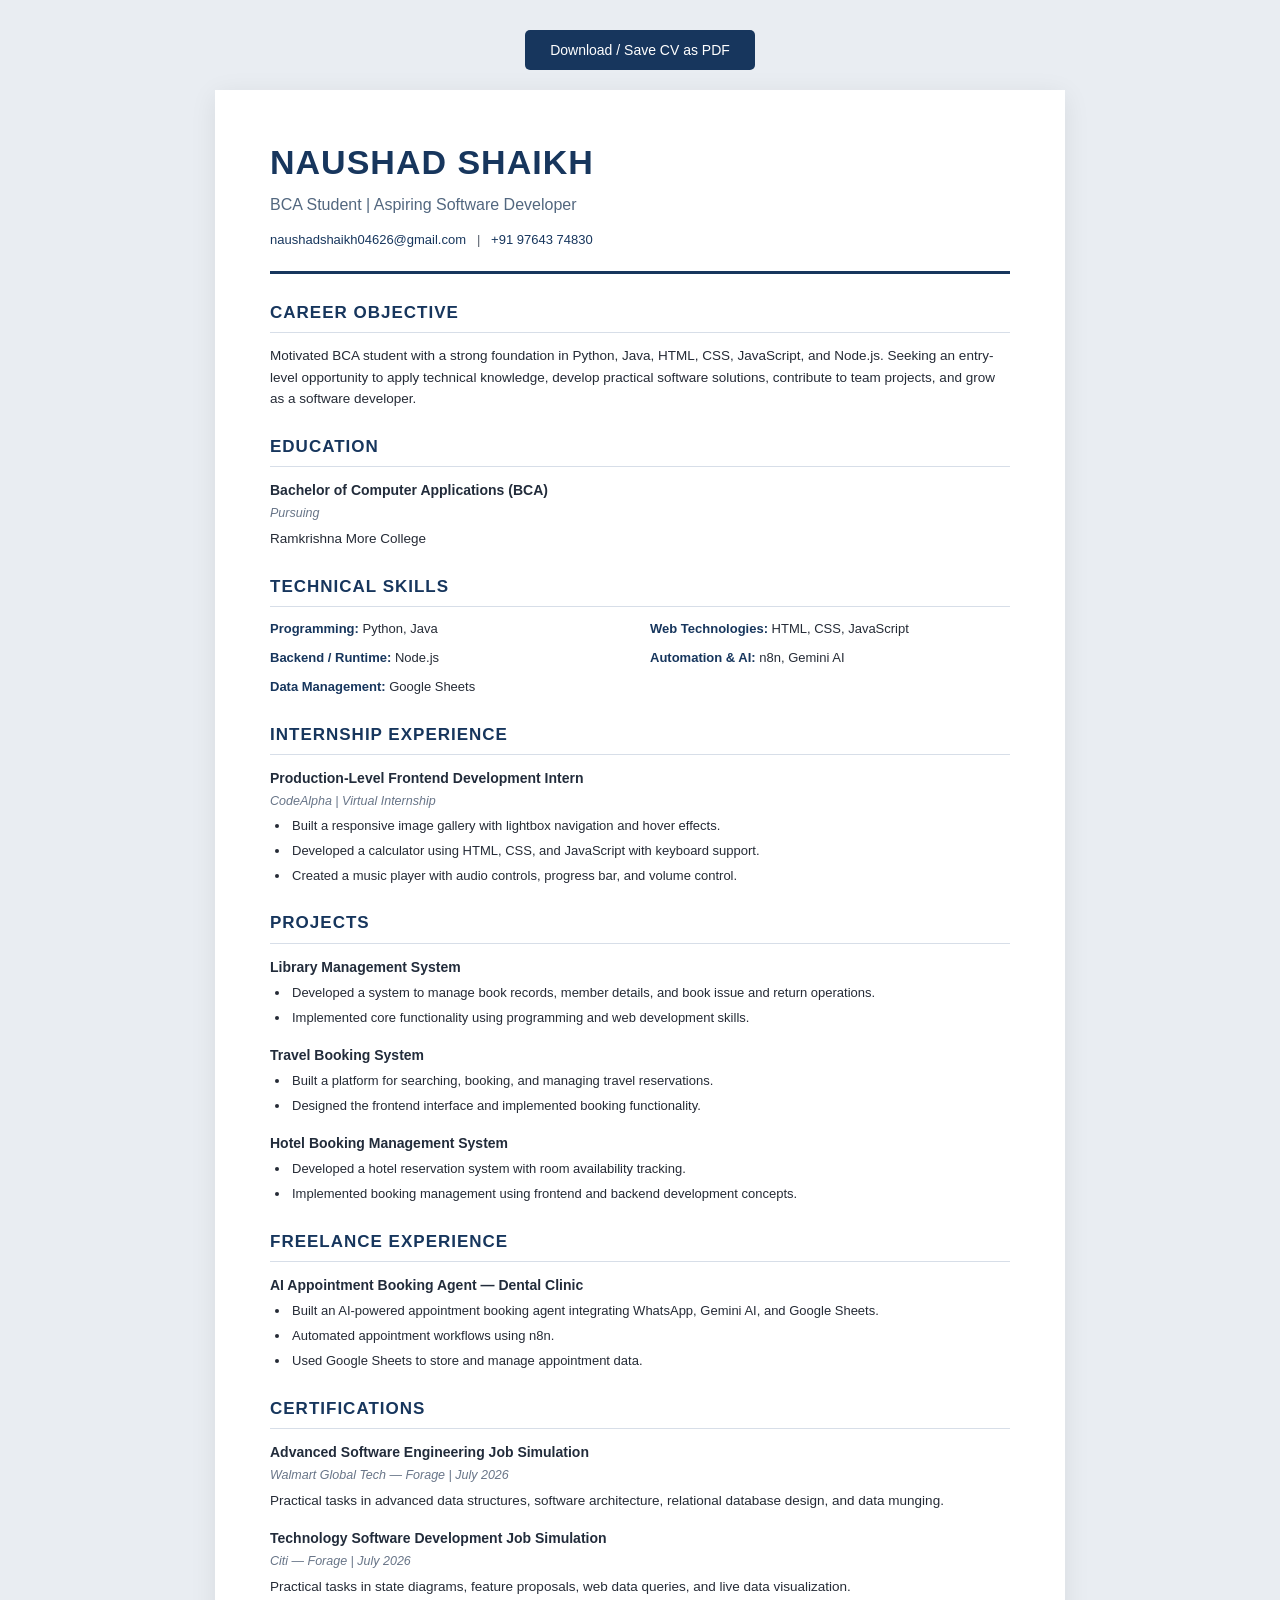
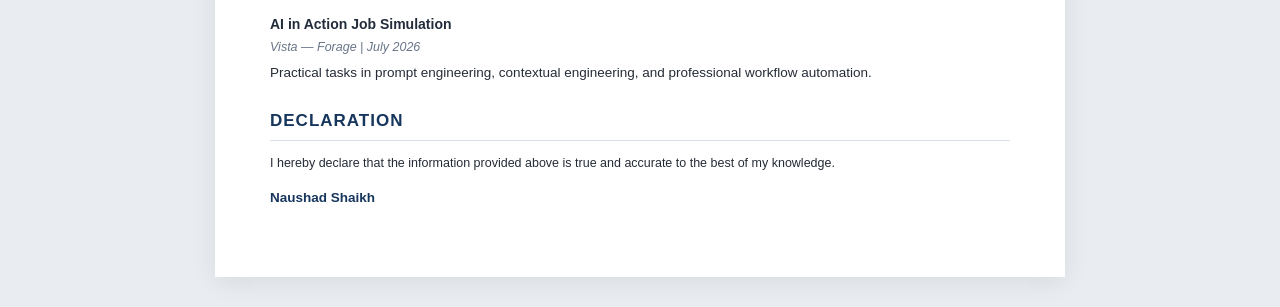
<file: cv.html>
<!DOCTYPE html>
<html lang="en">
<head>
  <meta charset="UTF-8">
  <meta name="viewport" content="width=device-width, initial-scale=1.0">
  <title>Naushad Shaikh | CV</title>

  <style>
    * {
      margin: 0;
      padding: 0;
      box-sizing: border-box;
    }

    body {
      font-family: Arial, Helvetica, sans-serif;
      background: #e9edf2;
      color: #252b36;
      line-height: 1.6;
      padding: 30px 15px;
    }

    .cv {
      max-width: 850px;
      margin: auto;
      background: #ffffff;
      padding: 45px 55px;
      box-shadow: 0 5px 25px rgba(0, 0, 0, 0.08);
    }

    .header {
      border-bottom: 3px solid #17365d;
      padding-bottom: 20px;
      margin-bottom: 25px;
    }

    .header h1 {
      font-size: 34px;
      letter-spacing: 1px;
      color: #17365d;
      margin-bottom: 3px;
    }

    .header h3 {
      color: #52677f;
      font-size: 16px;
      font-weight: 500;
      margin-bottom: 12px;
    }

    .contact {
      font-size: 13px;
      color: #555e6b;
      overflow-wrap: anywhere;
    }

    .contact a {
      color: #17365d;
      text-decoration: none;
    }

    section {
      margin-bottom: 23px;
    }

    section h2 {
      color: #17365d;
      font-size: 17px;
      text-transform: uppercase;
      letter-spacing: 1px;
      border-bottom: 1px solid #d7dee8;
      padding-bottom: 6px;
      margin-bottom: 12px;
    }

    p {
      font-size: 13.5px;
      margin-bottom: 7px;
    }

    .item {
      margin-bottom: 15px;
      break-inside: avoid;
    }

    .item h3 {
      font-size: 14px;
      color: #222c3b;
      margin-bottom: 2px;
    }

    .meta {
      font-size: 12.5px;
      color: #687588;
      font-style: italic;
      margin-bottom: 5px;
    }

    ul {
      padding-left: 20px;
      margin-top: 5px;
    }

    li {
      font-size: 13px;
      margin-bottom: 4px;
      padding-left: 2px;
    }

    .skills {
      display: grid;
      grid-template-columns: 1fr 1fr;
      gap: 8px 20px;
    }

    .skill {
      font-size: 13px;
    }

    .skill strong {
      color: #17365d;
    }

    .declaration {
      font-size: 12.5px;
    }

    .signature {
      margin-top: 14px;
      font-weight: bold;
      color: #17365d;
    }

    .print-btn {
      display: block;
      margin: 0 auto 20px;
      padding: 12px 25px;
      background: #17365d;
      color: #fff;
      border: none;
      border-radius: 5px;
      font-size: 14px;
      cursor: pointer;
    }

    .print-btn:hover {
      background: #254e7e;
    }

    @media (max-width: 600px) {
      body {
        padding: 10px;
      }

      .cv {
        padding: 25px 20px;
      }

      .header h1 {
        font-size: 27px;
      }

      .skills {
        grid-template-columns: 1fr;
      }
    }

    @page {
      size: A4;
      margin: 12mm;
    }

    @media print {
      body {
        background: #fff;
        padding: 0;
        color: #222;
        -webkit-print-color-adjust: exact;
        print-color-adjust: exact;
      }

      .cv {
        max-width: none;
        padding: 0;
        box-shadow: none;
      }

      .print-btn {
        display: none;
      }

      section {
        margin-bottom: 17px;
      }

      a {
        color: inherit;
      }
    }
  </style>
</head>

<body>

  <button class="print-btn" onclick="window.print()">
    Download / Save CV as PDF
  </button>

  <main class="cv">

    <header class="header">
      <h1>NAUSHAD SHAIKH</h1>
      <h3>BCA Student | Aspiring Software Developer</h3>
      <div class="contact">
        <a href="mailto:naushadshaikh04626@gmail.com">
          naushadshaikh04626@gmail.com
        </a>
        &nbsp; | &nbsp;
        <a href="tel:+919764374830">+91 97643 74830</a>
      </div>
    </header>

    <section>
      <h2>Career Objective</h2>
      <p>
        Motivated BCA student with a strong foundation in Python, Java,
        HTML, CSS, JavaScript, and Node.js. Seeking an entry-level
        opportunity to apply technical knowledge, develop practical
        software solutions, contribute to team projects, and grow as
        a software developer.
      </p>
    </section>

    <section>
      <h2>Education</h2>
      <div class="item">
        <h3>Bachelor of Computer Applications (BCA)</h3>
        <p class="meta">Pursuing</p>
        <p>Ramkrishna More College</p>
      </div>
    </section>

    <section>
      <h2>Technical Skills</h2>
      <div class="skills">
        <div class="skill">
          <strong>Programming:</strong> Python, Java
        </div>
        <div class="skill">
          <strong>Web Technologies:</strong> HTML, CSS, JavaScript
        </div>
        <div class="skill">
          <strong>Backend / Runtime:</strong> Node.js
        </div>
        <div class="skill">
          <strong>Automation & AI:</strong> n8n, Gemini AI
        </div>
        <div class="skill">
          <strong>Data Management:</strong> Google Sheets
        </div>
      </div>
    </section>

    <section>
      <h2>Internship Experience</h2>
      <div class="item">
        <h3>Production-Level Frontend Development Intern</h3>
        <p class="meta">CodeAlpha | Virtual Internship</p>
        <ul>
          <li>
            Built a responsive image gallery with lightbox navigation
            and hover effects.
          </li>
          <li>
            Developed a calculator using HTML, CSS, and JavaScript
            with keyboard support.
          </li>
          <li>
            Created a music player with audio controls, progress bar,
            and volume control.
          </li>
        </ul>
      </div>
    </section>

    <section>
      <h2>Projects</h2>

      <div class="item">
        <h3>Library Management System</h3>
        <ul>
          <li>
            Developed a system to manage book records, member details,
            and book issue and return operations.
          </li>
          <li>
            Implemented core functionality using programming and
            web development skills.
          </li>
        </ul>
      </div>

      <div class="item">
        <h3>Travel Booking System</h3>
        <ul>
          <li>
            Built a platform for searching, booking, and managing
            travel reservations.
          </li>
          <li>
            Designed the frontend interface and implemented
            booking functionality.
          </li>
        </ul>
      </div>

      <div class="item">
        <h3>Hotel Booking Management System</h3>
        <ul>
          <li>
            Developed a hotel reservation system with room
            availability tracking.
          </li>
          <li>
            Implemented booking management using frontend and
            backend development concepts.
          </li>
        </ul>
      </div>
    </section>

    <section>
      <h2>Freelance Experience</h2>
      <div class="item">
        <h3>AI Appointment Booking Agent — Dental Clinic</h3>
        <ul>
          <li>
            Built an AI-powered appointment booking agent integrating
            WhatsApp, Gemini AI, and Google Sheets.
          </li>
          <li>
            Automated appointment workflows using n8n.
          </li>
          <li>
            Used Google Sheets to store and manage appointment data.
          </li>
        </ul>
      </div>
    </section>

    <section>
      <h2>Certifications</h2>

      <div class="item">
        <h3>Advanced Software Engineering Job Simulation</h3>
        <p class="meta">Walmart Global Tech — Forage | July 2026</p>
        <p>
          Practical tasks in advanced data structures, software
          architecture, relational database design, and data munging.
        </p>
      </div>

      <div class="item">
        <h3>Technology Software Development Job Simulation</h3>
        <p class="meta">Citi — Forage | July 2026</p>
        <p>
          Practical tasks in state diagrams, feature proposals,
          web data queries, and live data visualization.
        </p>
      </div>

      <div class="item">
        <h3>AI in Action Job Simulation</h3>
        <p class="meta">Vista — Forage | July 2026</p>
        <p>
          Practical tasks in prompt engineering, contextual engineering,
          and professional workflow automation.
        </p>
      </div>
    </section>

    <section>
      <h2>Declaration</h2>
      <p class="declaration">
        I hereby declare that the information provided above is true
        and accurate to the best of my knowledge.
      </p>
      <p class="signature">Naushad Shaikh</p>
    </section>

  </main>

</body>
</html>
</file>
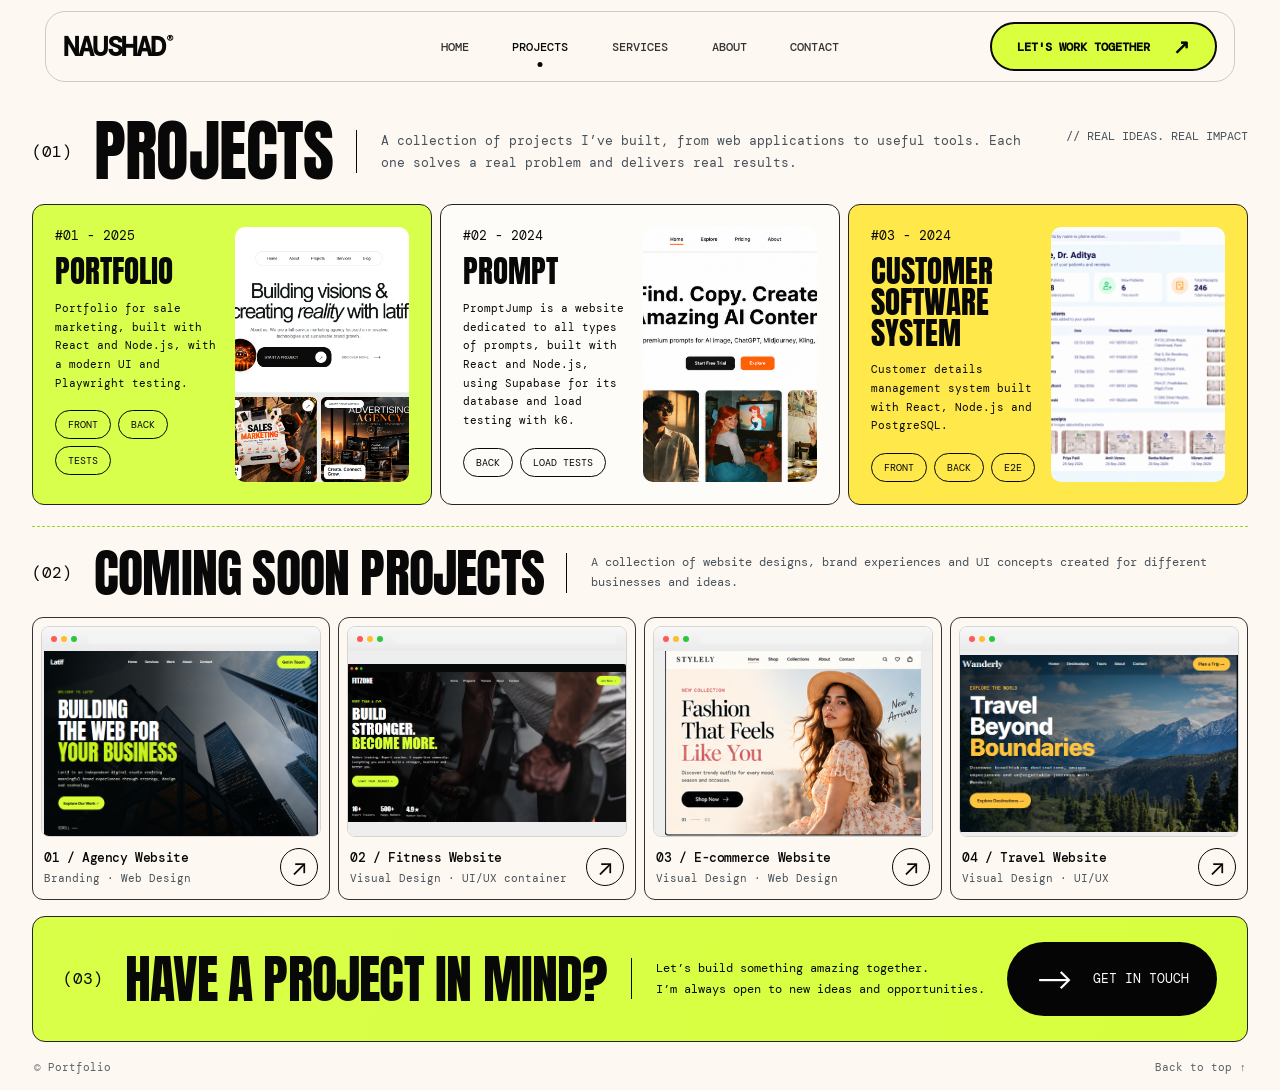
<file: project.html>
<!DOCTYPE html>
<html lang="en">
<head>
  <meta charset="UTF-8">
  <meta name="viewport" content="width=device-width, initial-scale=1.0">
  <title>Projects | Portfolio</title>
  <link href="https://fonts.googleapis.com/css2?family=Anton&family=DM+Mono&family=Inter:wght@400;600;700;800&display=swap" rel="stylesheet">
  <link rel="stylesheet" href="style.css">
  <link rel="stylesheet" href="project.css">
</head>
<body>
  <nav class="navbar project-navbar" aria-label="Main navigation">
    <a href="index.html#home" class="nav-logo">
      NAUSHAD<sup>®</sup>
    </a>

    <button
      class="nav-toggle"
      type="button"
      aria-label="Open navigation menu"
      aria-expanded="false"
      aria-controls="project-navigation"
      data-project-nav-toggle
    >
      <span class="nav-toggle-icon" aria-hidden="true">
        <span></span>
        <span></span>
        <span></span>
      </span>
    </button>

    <div class="nav-links" id="project-navigation">
      <a href="index.html#home" class="nav-link">HOME</a>
      <a href="project.html" class="nav-link active" aria-current="page">PROJECTS</a>
      <a href="service.html" class="nav-link">SERVICES</a>
      <a href="about.html" class="nav-link">ABOUT</a>
      <a href="contact.html" class="nav-link">CONTACT</a>
    </div>

    <a href="contact.html" class="nav-cta">
      LET'S WORK TOGETHER <span>↗</span>
    </a>
  </nav>

  <script>
    (function () {
      const navToggle = document.querySelector("[data-project-nav-toggle]");
      const projectNavigation = document.getElementById("project-navigation");

      if (!navToggle || !projectNavigation) return;

      const navbar = navToggle.closest(".project-navbar");

      function setNavigationOpen(isOpen) {
        navToggle.setAttribute("aria-expanded", String(isOpen));
        navToggle.setAttribute(
          "aria-label",
          isOpen ? "Close navigation menu" : "Open navigation menu"
        );
        navbar.classList.toggle("is-open", isOpen);
      }

      navToggle.addEventListener("click", function () {
        setNavigationOpen(navToggle.getAttribute("aria-expanded") !== "true");
      });

      projectNavigation.querySelectorAll("a").forEach(function (link) {
        link.addEventListener("click", function () {
          setNavigationOpen(false);
        });
      });

      document.addEventListener("keydown", function (event) {
        if (
          event.key === "Escape" &&
          navToggle.getAttribute("aria-expanded") === "true"
        ) {
          setNavigationOpen(false);
          navToggle.focus();
        }
      });

      window.matchMedia("(max-width: 760px)").addEventListener("change", function (event) {
        if (!event.matches) setNavigationOpen(false);
      });
    })();
  </script>

<main class="page-shell">

  <section id="projects">
    <header class="section-heading projects-heading">
      <span class="section-number">(01)</span>
      <h1>Projects</h1>
      <p class="section-description">A collection of projects I’ve built, from web applications to useful tools. Each one solves a real problem and delivers real results.</p>
      <span class="heading-note">// REAL IDEAS. REAL IMPACT</span>
    </header>

    <div class="project-grid">
      <article class="project-card project-signal">
        <div class="project-copy">
          <p class="project-date">#01 - 2025</p>
          <h2>Portfolio</h2>
          <p>Portfolio for sale marketing, built with React and Node.js, with a modern UI and Playwright testing.</p>
          <div class="tags"><span>FRONT</span><span>BACK</span><span>TESTS</span></div>
        </div>
        <a href="https://www.latifsofttech.com/" target="_blank" rel="noopener noreferrer" class="project-image" aria-label="Open Portfolio website">
          <img src="la.png" alt="Portfolio project preview">
        </a>
      </article>

      <article class="project-card project-gulf">
        <div class="project-copy">
          <p class="project-date">#02 - 2024</p>
          <h2>Prompt</h2>
          <p>PromptJump is a website dedicated to all types of prompts, built with React and Node.js, using Supabase for its database and load testing with k6.</p>
          <div class="tags"><span>BACK</span><span>LOAD TESTS</span></div>
        </div>
        <a href="https://promp-jump-fron.vercel.app/" target="_blank" rel="noopener noreferrer" class="project-image" aria-label="Open PromptJump website">
          <img src="pj.png" alt="PromptJump project preview">
        </a>
      </article>

      <article class="project-card project-veg">
        <div class="project-copy">
          <p class="project-date">#03 - 2024</p>
          <h2>Customer Software System</h2>
          <p>Customer details management system built with React, Node.js and PostgreSQL.</p>
          <div class="tags"><span>FRONT</span><span>BACK</span><span>E2E</span></div>
        </div>
        <a href="dr.png" target="_blank" rel="noopener noreferrer" class="project-image" aria-label="View Customer Software System screenshot">
          <img src="dr.png" alt="Customer software system preview">
        </a>
      </article>
    </div>
  </section>

  <div class="dashed-divider"></div>

  <section id="web-design">
    <header class="section-heading showcase-heading">
      <span class="section-number">(02)</span>
      <h2>Coming soon Projects</h2>
      <p class="section-description">A collection of website designs, brand experiences and UI concepts created for different businesses and ideas.</p>
    </header>

    <div class="showcase-grid">

      <article class="showcase-card">
        <a href="AG.HTML" class="browser-window">
          <div class="browser-bar"><i></i><i></i><i></i><span></span></div>
          <div class="website-image">
            <img src="AGG.png" alt="Latif agency website">
          </div>
        </a>
        <div class="showcase-caption">
          <div><h3>01 / Agency Website</h3><p>Branding · Web Design</p></div>
          <a href="AG.HTML" class="round-arrow" aria-label="View Latif website">↗</a>
        </div>
      </article>

      <article class="showcase-card">
        <a href="fitness.html" class="browser-window">
          <div class="browser-bar"><i></i><i></i><i></i><span></span></div>
          <div class="website-image">
            <img src="FI.png" alt="Fitness website preview">
          </div>
        </a>
        <div class="showcase-caption">
          <div><h3>02 / Fitness Website</h3><p>Visual Design · UI/UX container</p></div>
          <a href="fitness.html" class="round-arrow" aria-label="View fitness website">↗</a>
        </div>
      </article>

      <article class="showcase-card">
        <a href="FA.HTML" class="browser-window">
          <div class="browser-bar"><i></i><i></i><i></i><span></span></div>
          <div class="website-image">
            <img src="FA.png" alt="MasterFood e-commerce website">
          </div>
        </a>
        <div class="showcase-caption">
          <div><h3>03 / E-commerce Website</h3><p>Visual Design · Web Design</p></div>
          <a href="FA.HTML" class="round-arrow" aria-label="View MasterFood website">↗</a>
        </div>
      </article>

      <article class="showcase-card">
        <a href="travel.html" class="browser-window">
          <div class="browser-bar"><i></i><i></i><i></i><span></span></div>
          <div class="website-image">
            <img src="TA.png" alt="TravelGo travel website">
          </div>
        </a>
        <div class="showcase-caption">
          <div><h3>04 / Travel Website</h3><p>Visual Design · UI/UX</p></div>
          <a href="travel.html" class="round-arrow" aria-label="View TravelGo website">↗</a>
        </div>
      </article>

    </div>
  </section>

  <section class="contact-banner" id="contact">
    <span class="section-number">(03)</span>
    <h2>Have a project in mind?</h2>
    <div class="contact-copy">
      <p>Let’s build something amazing together.<br>I’m always open to new ideas and opportunities.</p>
    </div>
    <a class="contact-button" href="contact.html">  
      <span>⟶</span> Get in touch
    </a>
  </section>

  <footer>
    <span>© <span id="year"></span> Portfolio</span>
    <a href="#projects">Back to top ↑</a>
  </footer>

</main>
<script src="script.js"></script>
</body>
</html>
</file>
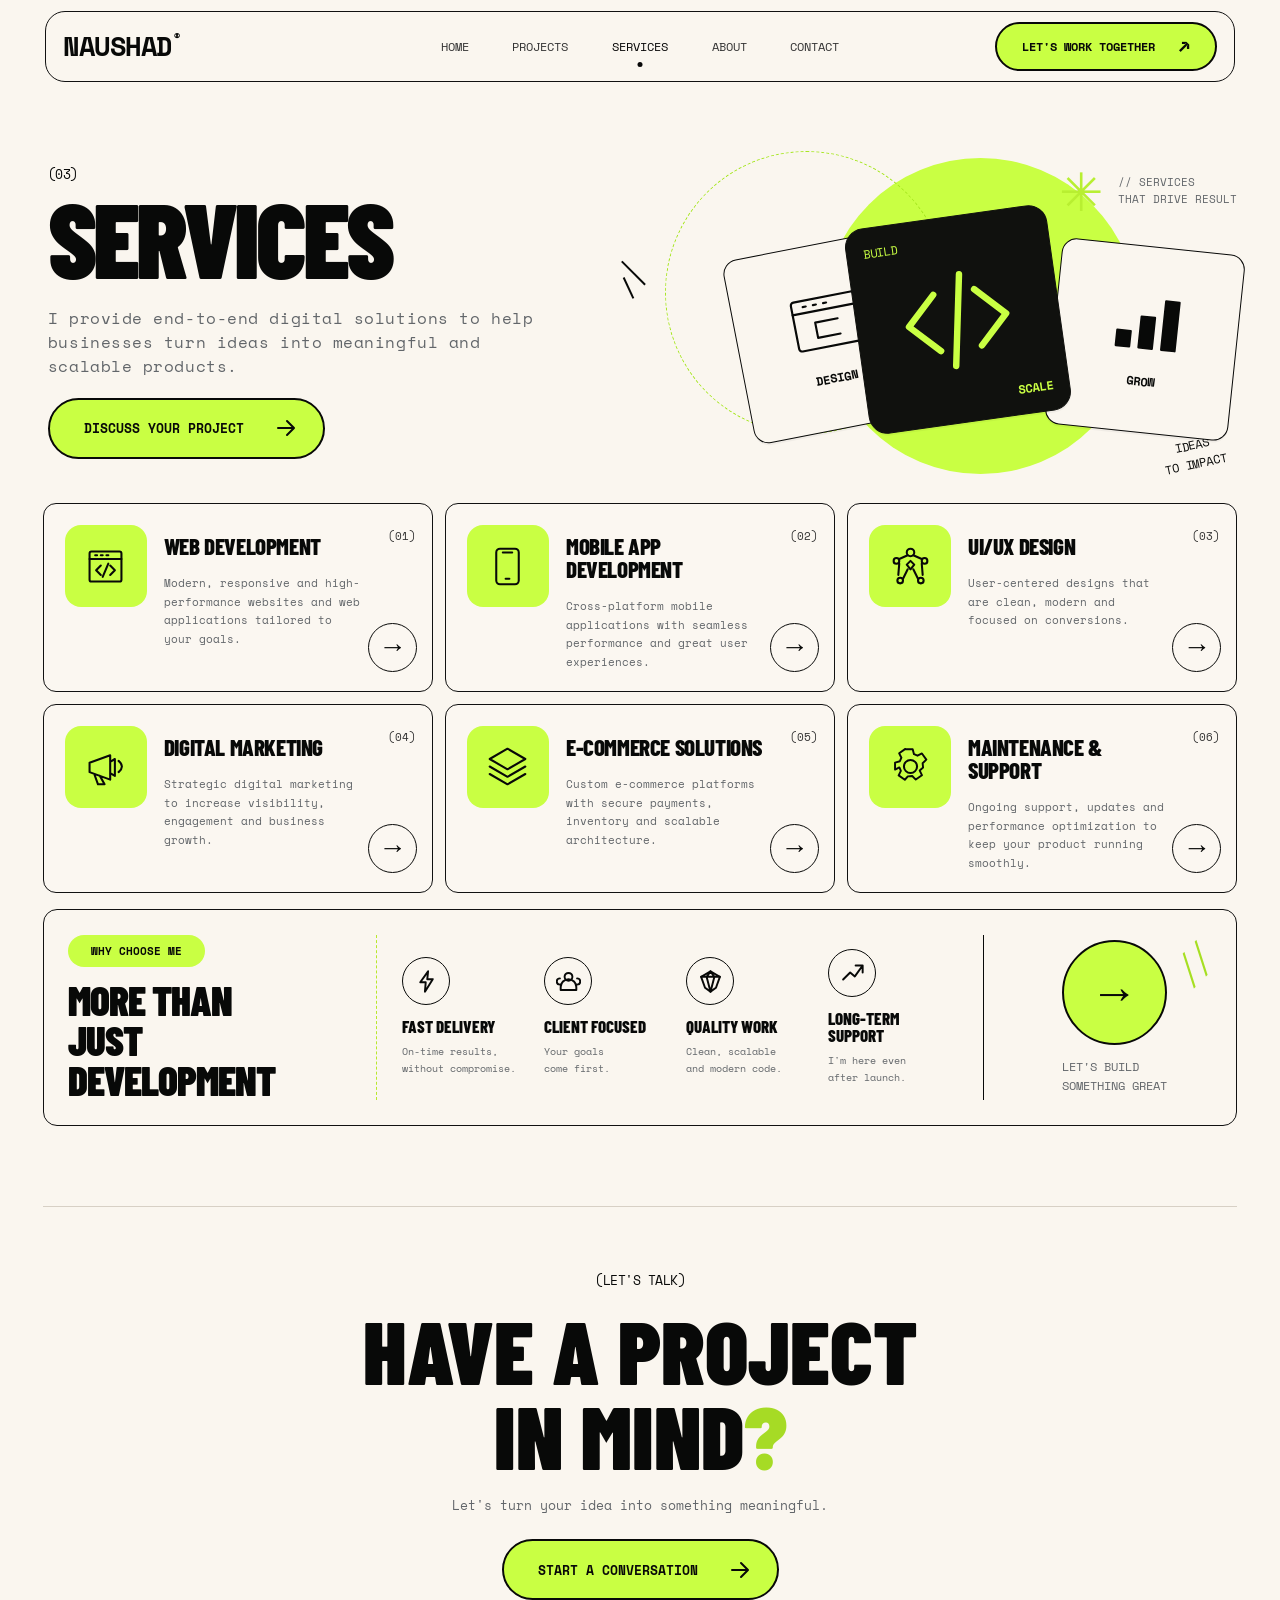
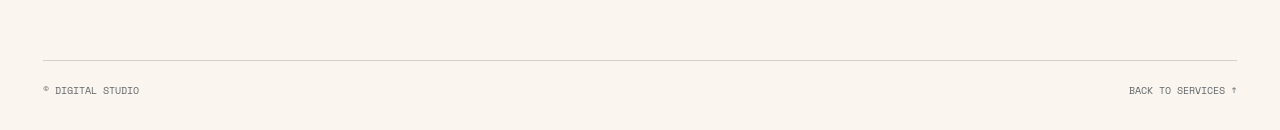
<file: service.html>
<!DOCTYPE html>
<html lang="en">
<head>
  <meta charset="UTF-8">
  <meta name="viewport" content="width=device-width, initial-scale=1.0">
  <meta name="description" content="Digital services for growing businesses — web development, mobile apps, UI/UX design, digital marketing and more.">
  <title>Services — Digital Studio</title>

  <link rel="preconnect" href="https://fonts.googleapis.com">
  <link rel="preconnect" href="https://fonts.gstatic.com" crossorigin>
  <link href="https://fonts.googleapis.com/css2?family=Barlow+Condensed:wght@600;700;800;900&family=Space+Mono:wght@400;700&display=swap" rel="stylesheet">

  <link rel="stylesheet" href="style.css">
  <link rel="stylesheet" href="service.css">
  <script src="script.js" defer></script>
</head>

<body>
  <nav class="navbar service-navbar" aria-label="Main navigation">
    <a href="index.html#home" class="nav-logo">
      NAUSHAD<sup>®</sup>
    </a>

    <button
      class="nav-toggle"
      type="button"
      aria-label="Toggle navigation"
      aria-expanded="false"
      aria-controls="service-navigation"
      data-nav-toggle
    >
      <span class="nav-toggle-icon" aria-hidden="true">
        <span></span>
        <span></span>
        <span></span>
      </span>
    </button>

    <div class="nav-links" id="service-navigation">
      <a href="index.html#home" class="nav-link">HOME</a>
      <a href="project.html" class="nav-link">PROJECTS</a>
      <a href="service.html" class="nav-link active" aria-current="page">SERVICES</a>
      <a href="about.html" class="nav-link">ABOUT</a>
      <a href="contact.html" class="nav-link">CONTACT</a>
    </div>

    <a href="contact.html" class="nav-cta">
      LET'S WORK TOGETHER <span>↗</span>
    </a>
  </nav>

  <main class="page">

    <!-- HERO SECTION -->
    <section class="hero">
      <div class="hero-copy">
        <span class="eyebrow">(03)</span>

        <h1>SERVICES</h1>

        <p class="hero-description">
          I provide end-to-end digital solutions to help
          businesses turn ideas into meaningful
          and scalable products.
        </p>

        <a href="#contact" class="primary-button">
          <span>DISCUSS YOUR PROJECT</span>
          <svg viewBox="0 0 24 24" aria-hidden="true">
            <path d="M4 12h15M13 5l7 7-7 7"/>
          </svg>
        </a>
      </div>

      <!-- HERO ILLUSTRATION -->
      <div class="hero-art">
        <div class="lime-orb"></div>
        <div class="orbit"></div>

        <div class="art-lines art-lines-left">
          <span></span>
          <span></span>
        </div>

        <div class="art-note">
          <span class="asterisk">✳</span>
          <p>// SERVICES<br>THAT DRIVE RESULT</p>
        </div>

        <div class="art-card design-card">
          <svg viewBox="0 0 80 70" class="art-icon" aria-hidden="true">
            <rect x="9" y="10" width="62" height="48" rx="3"/>
            <path d="M9 22h62M20 16h3M30 16h3M40 16h3"/>
            <path d="M29 33h22M29 33v15h22"/>
          </svg>
          <span>DESIGN</span>
        </div>

        <div class="art-card build-card">
          <span class="build-label">BUILD</span>
          <svg viewBox="0 0 100 90" class="code-icon" aria-hidden="true">
            <path d="M34 23L12 45l22 22M66 23l22 22-22 22M56 10L44 80"/>
          </svg>
          <span class="scale-label">SCALE</span>
        </div>

        <div class="art-card grow-card">
          <svg viewBox="0 0 80 70" class="art-icon bars-icon" aria-hidden="true">
            <path d="M12 57V42h13v15zM34 57V27h13v30zM56 57V10h13v47z"/>
          </svg>
          <span>GROW</span>
        </div>

        <div class="impact-note">
          <svg viewBox="0 0 60 60" aria-hidden="true">
            <path d="M49 53C45 31 30 15 9 11M9 11l17-2M9 11l7 16"/>
          </svg>
          <span>IDEAS<br>TO IMPACT</span>
        </div>
      </div>
    </section>

    <!-- SERVICES GRID -->
    <section class="services-grid" id="services" aria-label="Our services">

      <a href="#contact" class="service-card">
        <div class="service-icon">
          <svg viewBox="0 0 48 48" aria-hidden="true">
            <rect x="7" y="8" width="34" height="32" rx="2"/>
            <path d="M7 16h34M13 12h2M19 12h2M25 12h2"/>
            <path d="M19 23l-5 5 5 5M29 23l5 5-5 5M27 21l-6 14"/>
          </svg>
        </div>
        <div class="service-content">
          <h2>WEB DEVELOPMENT</h2>
          <p>Modern, responsive and high-performance websites and web applications tailored to your goals.</p>
        </div>
        <span class="service-number">(01)</span>
        <span class="circle-arrow" aria-hidden="true">→</span>
      </a>

      <a href="#contact" class="service-card">
        <div class="service-icon">
          <svg viewBox="0 0 48 48" aria-hidden="true">
            <rect x="12" y="5" width="24" height="38" rx="4"/>
            <path d="M19 9h10M22 37h4"/>
          </svg>
        </div>
        <div class="service-content">
          <h2>MOBILE APP DEVELOPMENT</h2>
          <p>Cross-platform mobile applications with seamless performance and great user experiences.</p>
        </div>
        <span class="service-number">(02)</span>
        <span class="circle-arrow" aria-hidden="true">→</span>
      </a>

      <a href="#contact" class="service-card">
        <div class="service-icon">
          <svg viewBox="0 0 48 48" aria-hidden="true">
            <circle cx="24" cy="9" r="4"/>
            <circle cx="9" cy="18" r="3"/>
            <circle cx="39" cy="18" r="3"/>
            <circle cx="13" cy="39" r="3"/>
            <circle cx="35" cy="39" r="3"/>
            <path d="M21 12l-9 4M27 12l9 4M12 21l-1 12M36 21l1 12M16 37l5-10M32 37l-5-10M20 22l4-4 4 4-4 5z"/>
          </svg>
        </div>
        <div class="service-content">
          <h2>UI/UX DESIGN</h2>
          <p>User-centered designs that are clean, modern and focused on conversions.</p>
        </div>
        <span class="service-number">(03)</span>
        <span class="circle-arrow" aria-hidden="true">→</span>
      </a>

      <a href="#contact" class="service-card">
        <div class="service-icon">
          <svg viewBox="0 0 48 48" aria-hidden="true">
            <path d="M7 20l22-8v26L7 30zM29 19l5-3v18l-5-3M12 32l4 11h7l-5-9M38 18q7 6 0 12"/>
          </svg>
        </div>
        <div class="service-content">
          <h2>DIGITAL MARKETING</h2>
          <p>Strategic digital marketing to increase visibility, engagement and business growth.</p>
        </div>
        <span class="service-number">(04)</span>
        <span class="circle-arrow" aria-hidden="true">→</span>
      </a>

      <a href="#contact" class="service-card">
        <div class="service-icon">
          <svg viewBox="0 0 48 48" aria-hidden="true">
            <path d="M24 5L43 16 24 27 5 16z"/>
            <path d="M5 24l19 11 19-11M5 32l19 11 19-11"/>
          </svg>
        </div>
        <div class="service-content">
          <h2>E-COMMERCE SOLUTIONS</h2>
          <p>Custom e-commerce platforms with secure payments, inventory and scalable architecture.</p>
        </div>
        <span class="service-number">(05)</span>
        <span class="circle-arrow" aria-hidden="true">→</span>
      </a>

      <a href="#contact" class="service-card">
        <div class="service-icon">
          <svg viewBox="0 0 48 48" aria-hidden="true">
            <path d="M20 5h8l1.5 5.5 4 1.7 5-2.5 5 7-4.2 4 .5 5-3.8 3.4 2.5 5.2-7 5-4-4.1-5 .5-3.4 3.8-7-5 2.5-5-1.7-4L8 28v-8l5.5-1.5 1.7-4-2.5-5 7-5z" transform="translate(0 1) scale(.94)"/>
            <circle cx="24" cy="24" r="7"/>
          </svg>
        </div>
        <div class="service-content">
          <h2>MAINTENANCE &amp; SUPPORT</h2>
          <p>Ongoing support, updates and performance optimization to keep your product running smoothly.</p>
        </div>
        <span class="service-number">(06)</span>
        <span class="circle-arrow" aria-hidden="true">→</span>
      </a>
    </section>

    <!-- WHY CHOOSE US -->
    <section class="why-section">
      <div class="why-heading">
        <span class="lime-tag">WHY CHOOSE ME</span>
        <h2>MORE THAN<br>JUST DEVELOPMENT</h2>
      </div>

      <div class="benefits">
        <article class="benefit">
          <span class="benefit-icon">
            <svg viewBox="0 0 32 32" aria-hidden="true">
              <path d="M18 3L8 17h7l-1 12 10-16h-7z"/>
            </svg>
          </span>
          <h3>FAST DELIVERY</h3>
          <p>On-time results,<br>without compromise.</p>
        </article>

        <article class="benefit">
          <span class="benefit-icon">
            <svg viewBox="0 0 32 32" aria-hidden="true">
              <circle cx="16" cy="10" r="5"/>
              <path d="M6 27v-4a10 10 0 0120 0v4zM5 12a4 4 0 000 8M27 12a4 4 0 010 8"/>
            </svg>
          </span>
          <h3>CLIENT FOCUSED</h3>
          <p>Your goals<br>come first.</p>
        </article>

        <article class="benefit">
          <span class="benefit-icon">
            <svg viewBox="0 0 32 32" aria-hidden="true">
              <path d="M16 3L28 10 23 24 16 29 9 24 4 10z"/>
              <path d="M4 10h24M11 10l5 19 5-19M11 10l5-7 5 7"/>
            </svg>
          </span>
          <h3>QUALITY WORK</h3>
          <p>Clean, scalable<br>and modern code.</p>
        </article>

        <article class="benefit">
          <span class="benefit-icon">
            <svg viewBox="0 0 32 32" aria-hidden="true">
              <path d="M4 25L13 16l6 5L29 7M20 7h9v9"/>
            </svg>
          </span>
          <h3>LONG-TERM SUPPORT</h3>
          <p>I'm here even<br>after launch.</p>
        </article>
      </div>

      <a href="#contact" class="build-cta">
        <span class="big-arrow" aria-hidden="true">→</span>
        <span class="cta-sparks" aria-hidden="true">╱╱</span>
        <span class="cta-text">LET'S BUILD<br>SOMETHING GREAT</span>
      </a>
    </section>

    <!-- CONTACT ANCHOR -->
    <section class="contact-anchor" id="contact">
      <span class="eyebrow">(LET'S TALK)</span>
      <h2>HAVE A PROJECT<br>IN MIND<span>?</span></h2>
      <p>Let's turn your idea into something meaningful.</p>
      <a class="primary-button" href="contact.html">
        <span>START A CONVERSATION</span>
        <svg viewBox="0 0 24 24" aria-hidden="true">
          <path d="M4 12h15M13 5l7 7-7 7"/>
        </svg>
      </a>
    </section>

    <footer class="site-footer">
      <span>© <span id="year"></span> DIGITAL STUDIO</span>
      <a href="#services">BACK TO SERVICES ↑</a>
    </footer>

  </main>
</body>
</html>
</file>
<file: style.css>
/* =========================
   GLOBAL STYLES
========================= */

:root {
  --lime: #d6ff00;
  --paper: #faf8f3;
  --black: #080808;
  --border: #ceccc6;
  --muted: #858585;

  --font-main: "DM Sans", sans-serif;
  --font-heading: "Anton", Impact, sans-serif;
  --font-mono: "DM Mono", monospace;
  --font-script: "Caveat", cursive;
}

* {
  margin: 0;
  padding: 0;
  box-sizing: border-box;
}

html {
  scroll-behavior: smooth;
}

body {
  background: var(--paper);
  color: var(--black);
  font-family: var(--font-main);
  overflow-x: hidden;
}

a {
  color: inherit;
  text-decoration: none;
}

/* =========================
   TOP ANNOUNCEMENT BAR
========================= */

.top-bar {
  width: 100%;
  height: 43px;
  display: flex;
  align-items: center;
  overflow: hidden;
  background: var(--lime);
  border: 1px solid var(--black);
  border-bottom: 2px solid var(--black);
}

.ticker-track {
  width: 100%;
  height: 100%;
  padding: 0 30px;
  display: flex;
  align-items: center;
  justify-content: space-between;
  gap: 20px;
  white-space: nowrap;
  overflow: hidden;
}

.ticker-marquee {
  flex: 1 1 auto;
  min-width: 0;
  overflow: hidden;
}

.ticker-marquee-inner {
  display: flex;
  align-items: center;
  width: max-content;
  animation: ticker-scroll 24s linear infinite;
}

.ticker-group {
  display: flex;
  align-items: center;
  gap: 22px;
  flex-shrink: 0;
  padding-right: 22px;
  font-size: 11px;
  font-weight: 700;
}

.ticker-star {
  font-size: 15px;
}

.ticker-status {
  display: flex;
  align-items: center;
  gap: 10px;
  flex-shrink: 0;
  font-size: 11px;
  font-weight: 700;
  padding-left: 10px;
}

.ticker-dot {
  width: 10px;
  height: 10px;
  background: var(--black);
  border-radius: 50%;
}

@keyframes ticker-scroll {
  from {
    transform: translateX(0);
  }
  to {
    transform: translateX(-50%);
  }
}

/* =========================
   NAVBAR
========================= */

.navbar {
  width: calc(100% - 90px);
  min-height: 71px;
  margin: 11px auto 17px;
  padding: 0 17px;

  display: grid;
  grid-template-columns: 1fr 2fr 1fr;
  align-items: center;
  gap: 20px;

  background: var(--paper);
  border: 1px solid var(--border);
  border-radius: 20px;
}

.nav-logo {
  justify-self: start;
  font-size: 27px;
  line-height: 1;
  font-weight: 900;
  letter-spacing: -1.5px;
  white-space: nowrap;
}

.nav-logo sup {
  font-size: 10px;
  vertical-align: top;
  margin-left: 2px;
}

.nav-links {
  display: flex;
  align-items: center;
  justify-content: center;
  gap: clamp(25px, 3.4vw, 56px);
}

.nav-link {
  position: relative;
  padding: 10px 0;
  color: #343434;
  font-size: 12px;
  font-weight: 500;
  white-space: nowrap;
  transition: color 0.2s ease;
}

.nav-link:hover,
.nav-link.active {
  color: var(--black);
}

.nav-link.active::after {
  content: "";
  position: absolute;
  left: 50%;
  bottom: -2px;
  width: 5px;
  height: 5px;
  background: var(--black);
  border-radius: 50%;
  transform: translateX(-50%);
}

.nav-cta {
  justify-self: end;
  min-height: 49px;
  padding: 0 25px;

  display: flex;
  align-items: center;
  justify-content: center;
  gap: 23px;

  background: var(--lime);
  border: 2px solid var(--black);
  border-radius: 50px;

  font-size: 12px;
  font-weight: 800;
  white-space: nowrap;
  transition: background 0.2s ease;
}

.nav-cta:hover {
  background: #c5ed00;
}

.nav-cta span {
  font-size: 20px;
  transition: transform 0.2s ease;
}

.nav-cta:hover span {
  transform: translate(3px, -3px);
}

/* =========================
   MAIN HERO GRID
========================= */

.main-hero {
  width: calc(100% - 90px);
  margin: 0 auto;

  display: grid;
  grid-template-columns: minmax(0, 2.08fr) minmax(0, 1fr);
  gap: 16px;
  align-items: stretch;
}

/* =========================
   LEFT TEXT CONTAINER
========================= */

.hero-content {
  min-width: 0;
  min-height: 598px;
  padding: 35px 39px 18px;

  display: flex;
  flex-direction: column;

  background: var(--paper);
  border: 1px solid var(--border);
  border-radius: 21px;
}

/* TOP METADATA */

.hero-meta {
  min-height: 38px;
  padding: 0 4px 15px;
  border-bottom: 1px solid #d8d5cf;

  display: flex;
  align-items: center;
  justify-content: space-between;
  gap: 14px;

  color: #626262;
  font-family: var(--font-mono);
  font-size: 11px;
  font-weight: 500;
}

.hero-meta-left {
  display: flex;
  align-items: center;
  gap: 15px;
  white-space: nowrap;
}

.meta-slash {
  font-size: 15px;
}

.hero-location {
  display: flex;
  align-items: center;
  gap: 15px;
  white-space: nowrap;
}

.location-pin {
  width: 17px;
  height: 21px;
  flex-shrink: 0;
}

/* =========================
   LARGE NAME TYPOGRAPHY
========================= */

.hero-heading-wrap {
  position: relative;
  flex: 1;
  min-height: 350px;
  margin-top: 18px;
}

.hero-heading {
  position: relative;
  z-index: 1;
  display: inline-block;
  width: 0;
  max-width: 100%;
  margin: 0;
  padding-right: 0.06em;
  overflow: hidden;
  border-right: 0.08em solid var(--black);
  white-space: nowrap;
  text-align: left;

  font-family: var(--font-heading);
  font-size: clamp(100px, 11.1vw, 178px);
  font-weight: 400;
  line-height: 0.98;
  letter-spacing: -1.7px;

  animation: name-typing 2.8s steps(18, end) 0.4s 1 normal both,
    name-blink 0.6s step-end 0.4s 5,
    name-caret-hide 0s linear 3.2s forwards;
}

.hero-heading-last {
  display: block;
  text-align: left;
}

@keyframes name-typing {
  from {
    width: 0;
  }
  to {
    width: 17ch;
  }
}

@keyframes name-blink {
  50% {
    border-color: transparent;
  }
}

@keyframes name-caret-hide {
  to {
    border-color: transparent;
  }
}

/* DEV CIRCLE */

.dev-badge,
.design-badge {
  position: absolute;
  z-index: 2;
  right: 0;
  left: auto;

  --badge-size: clamp(105px, 9.2vw, 154px);
  width: var(--badge-size);
  aspect-ratio: 1;

  display: flex;
  align-items: center;
  justify-content: center;

  background: var(--black);
  border: 8px solid var(--lime);
  border-radius: 50%;

  color: var(--lime);
  font-weight: 800;

  animation-timing-function: ease-in-out;
  animation-iteration-count: infinite;
  animation-direction: alternate;
}

.dev-badge {
  top: 0;
  font-size: clamp(28px, 2.7vw, 42px);
  animation-name: devFloatInWhitespace;
  animation-duration: 5s;
}

.design-badge {
  top: calc(var(--badge-size) + 28px);
  font-size: clamp(17px, 1.8vw, 25px);
  letter-spacing: -0.8px;
  animation-name: designFloatInWhitespace;
  animation-duration: 6s;
}

@keyframes devFloatInWhitespace {
  0% {
    transform: translateY(0) rotate(0deg);
  }
  50% {
    transform: translateY(20px) rotate(4deg);
  }
  100% {
    transform: translateY(0) rotate(-3deg);
  }
}

@keyframes designFloatInWhitespace {
  0% {
    transform: translateY(0) rotate(0deg);
  }
  50% {
    transform: translateY(10px) rotate(-4deg);
  }
  100% {
    transform: translateY(0) rotate(3deg);
  }
}

@media (prefers-reduced-motion: reduce) {
  .dev-badge,
  .design-badge {
    animation: none;
  }
}

/* HANDWRITTEN SIGNATURE */

.signature {
  position: absolute;
  z-index: 2;
  right: 3%;
  bottom: 20px;

  display: flex;
  align-items: center;
  justify-content: center;
  transform: rotate(-9deg);
}

.signature-underline {
  width: 105px;
  height: 4px;
  background: var(--lime);
  transform: skewX(-35deg) rotate(-6deg);
  box-shadow: 13px 7px 0 -1px var(--lime);
}

/* =========================
   DESCRIPTION ROW
========================= */

.hero-description-row {
  display: grid;
  grid-template-columns: minmax(0, 1.8fr) minmax(190px, 0.8fr);
  align-items: start;
  gap: 20px;
  margin-top: 4px;
}

.hero-description {
  font-size: clamp(13px, 1.13vw, 18px);
  font-weight: 500;
  line-height: 1.45;
  letter-spacing: 0.55px;
}

.hero-summary {
  padding-left: 17px;
  border-left: 2px solid #d8d5cf;

  color: var(--muted);
  font-size: 14px;
  line-height: 1.55;
}

/* =========================
   BUTTONS
========================= */

.hero-buttons {
  display: flex;
  flex-wrap: wrap;
  align-items: center;
  gap: 24px;
  margin-top: 15px;
}

.hero-btn {
  min-height: 60px;
  padding: 0 37px;

  display: inline-flex;
  align-items: center;
  justify-content: center;
  gap: 22px;

  border: 2px solid var(--black);
  border-radius: 50px;

  font-size: 13px;
  font-weight: 800;
  letter-spacing: 0.4px;
  white-space: nowrap;

  transition: background 0.25s ease,
              transform 0.25s ease;
}

.hero-btn span {
  font-size: 22px;
  line-height: 1;
}

.hero-btn-primary {
  background: var(--lime);
}

.hero-btn-primary:hover {
  background: #c5ed00;
  transform: translateY(-2px);
}

.hero-btn-secondary {
  background: transparent;
}

.hero-btn-secondary:hover {
  background: #eeece6;
  transform: translateY(-2px);
}

/* =========================
   RIGHT IMAGE CONTAINER
========================= */

.hero-portrait {
  position: relative;
  min-width: 0;
  min-height: 598px;
  overflow: hidden;

  background: #e7e2d9;
  border: 1px solid var(--black);
  border-radius: 21px;
}

.portrait-image {
  position: absolute;
  inset: 0;
  display: block;
  width: 100%;
  height: 100%;
  object-fit: cover;
  object-position: center 40%;

  transition: transform 0.5s ease;
}

.hero-portrait:hover .portrait-image {
  transform: scale(1.025);
}

/* IMAGE CAPTION */

.portrait-caption {
  position: absolute;
  z-index: 2;
  left: 18px;
  right: 18px;
  bottom: 20px;

  min-height: 49px;
  padding: 0 20px;

  display: flex;
  align-items: center;
  justify-content: space-between;
  gap: 12px;

  background: var(--paper);
  border: 1px solid var(--black);
  border-radius: 18px;

  font-size: 12px;
  font-weight: 800;
  letter-spacing: 0.35px;
}

.portrait-arrow {
  font-size: 21px;
  transition: transform 0.25s ease;
}

.portrait-caption:hover .portrait-arrow {
  transform: translate(3px, -3px);
}

/* =========================
   BOTTOM INFORMATION CARDS
========================= */

.info-grid {
  width: calc(100% - 90px);
  margin: 17px auto 30px;

  display: grid;
  grid-template-columns: repeat(3, minmax(0, 1fr));
  gap: 16px;
}

.info-card {
  min-width: 0;
  min-height: 145px;
  padding: 19px 35px 17px;

  background: var(--paper);
  border: 1px solid var(--border);
  border-radius: 20px;
}

.info-card-top {
  display: flex;
  align-items: center;
  gap: 16px;
  min-height: 28px;
}

.lime-dot {
  width: 15px;
  height: 15px;
  flex-shrink: 0;
  background: var(--lime);
  border-radius: 50%;
}

.info-icon {
  width: 23px;
  flex-shrink: 0;
  font-size: 25px;
  font-weight: 500;
  line-height: 1;
}

.focus-icon {
  font-size: 28px;
}

.info-label {
  color: var(--muted);
  font-size: 12px;
  font-weight: 500;
  letter-spacing: 0.4px;
}

.info-number {
  min-width: 47px;
  height: 31px;
  margin-left: auto;

  display: flex;
  align-items: center;
  justify-content: center;

  border: 1px solid #d0cec8;
  border-radius: 50px;

  font-size: 11px;
  font-weight: 600;
}

.info-card h2 {
  margin: 8px 0 4px;

  font-family: var(--font-heading);
  font-size: clamp(19px, 1.75vw, 29px);
  font-weight: 400;
  line-height: 1.2;
  letter-spacing: 0.1px;
}

.info-card p {
  max-width: 330px;
  color: var(--muted);
  font-size: 14px;
  line-height: 1.4;
}

/* =========================
   TABLET RESPONSIVENESS
========================= */

@media (max-width: 1200px) {
  .navbar,
  .main-hero,
  .info-grid {
    width: calc(100% - 40px);
  }

  .navbar {
    grid-template-columns: auto 1fr auto;
    gap: 15px;
  }

  .nav-links {
    gap: 22px;
  }

  .nav-cta {
    padding: 0 17px;
    gap: 12px;
  }

  .hero-content {
    min-height: 510px;
    padding: 26px 24px 20px;
  }

  .hero-portrait {
    min-height: 510px;
  }

  .hero-heading-wrap {
    min-height: 285px;
  }

  .hero-heading {
    font-size: clamp(88px, 10.2vw, 130px);
  }

  .dev-badge,
  .design-badge {
    --badge-size: 100px;
    border-width: 6px;
  }

  .signature {
    font-size: 29px;
  }

  .hero-description-row {
    grid-template-columns: 1fr;
    gap: 12px;
  }

  .hero-summary {
    max-width: 330px;
  }

  .hero-buttons {
    gap: 12px;
  }

  .hero-btn {
    min-height: 52px;
    padding: 0 20px;
    gap: 13px;
    font-size: 11px;
  }

  .info-card {
    padding: 18px 20px;
  }
}

/* =========================
   MOBILE NAVIGATION
========================= */

@media (max-width: 760px) {
  .top-bar {
    height: 36px;
  }

  .ticker-track {
    width: max-content;
    justify-content: flex-start;
    padding: 0 15px;
  }

  .ticker-group {
    gap: 15px;
    font-size: 10px;
  }

  .ticker-status {
    display: none;
  }

  .navbar {
    width: calc(100% - 24px);
    min-height: 62px;
    margin: 10px auto 14px;
    padding: 0 13px;

    grid-template-columns: 1fr auto;
    gap: 10px;
    border-radius: 15px;
  }

  .nav-logo {
    font-size: 23px;
  }

  .nav-links {
    display: none;
  }

  .nav-cta {
    min-height: 42px;
    padding: 0 13px;
    gap: 9px;
    font-size: 10px;
    border-width: 1.5px;
  }

  .nav-cta span {
    font-size: 17px;
  }
}

/* =========================
   MOBILE HERO
========================= */

@media (max-width: 700px) {
  .main-hero,
  .info-grid {
    width: calc(100% - 24px);
  }

  .main-hero {
    grid-template-columns: 1fr;
    gap: 14px;
    margin-top: 14px;
  }

  .hero-content {
    min-height: auto;
    padding: 22px 17px;
    border-radius: 16px;
  }

  .hero-meta {
    flex-wrap: wrap;
    gap: 10px;
    font-size: 9px;
  }

  .hero-meta-left {
    gap: 8px;
  }

  .hero-location {
    width: 100%;
    justify-content: space-between;
  }

  .hero-heading-wrap {
    min-height: auto;
    padding: 24px 0 10px;
    margin-top: 8px;
  }

  .hero-heading {
    font-size: clamp(73px, 15.8vw, 112px);
    line-height: 1;
    letter-spacing: -1px;
  }

  .dev-badge {
    --badge-size: 68px;
    border-width: 4px;
    font-size: 20px;
  }

  .design-badge {
    --badge-size: 68px;
    border-width: 4px;
    font-size: 12px;
  }

  .signature {
    display: none;
  }

  .hero-description-row {
    grid-template-columns: 1fr;
    gap: 14px;
    margin-top: 16px;
  }

  .hero-description {
    font-size: 12px;
  }

  .hero-summary {
    font-size: 13px;
  }

  .hero-buttons {
    display: grid;
    grid-template-columns: 1fr;
    gap: 10px;
    margin-top: 20px;
  }

  .hero-btn {
    width: 100%;
    min-height: 51px;
    font-size: 11px;
  }

  .hero-portrait {
    min-height: 440px;
    border-radius: 16px;
  }

  .portrait-caption {
    left: 10px;
    right: 10px;
    bottom: 10px;
    min-height: 45px;
    padding: 0 12px;
    border-radius: 13px;
    font-size: 10px;
  }

  .info-grid {
    grid-template-columns: 1fr;
    gap: 12px;
    margin-top: 14px;
  }

  .info-card {
    min-height: 135px;
    padding: 18px 22px;
    border-radius: 16px;
  }

  .info-card h2 {
    font-size: 25px;
  }
}

/* SMALL MOBILE */

@media (max-width: 380px) {
  .nav-logo {
    font-size: 19px;
  }

  .nav-cta {
    padding: 0 9px;
    font-size: 9px;
  }

  .hero-heading {
    font-size: 15vw;
  }

  .dev-badge,
  .design-badge {
    --badge-size: 58px;
  }

  .dev-badge {
    font-size: 17px;
  }

  .design-badge {
    font-size: 10px;
  }

  .hero-meta-left {
    gap: 6px;
    font-size: 8px;
  }
}

/* EXACT MANIFESTO SECTION */

.manifesto-section {
  width: 100%;
  min-height: 100vh;
  padding: 25px 3.5% 35px;
  margin: 0;
  box-sizing: border-box;

  background: #10120a;
  color: #fff8f2;

  font-family: "DM Mono", monospace;
}

.manifesto-section * {
  box-sizing: border-box;
}

/* HEADER */

.manifesto-top {
  height: 64px;
  padding: 0 25px;

  display: flex;
  align-items: center;
  justify-content: space-between;
  gap: 20px;

  border: 1px solid #77786c;
  border-radius: 13px;
}

.manifesto-label {
  display: flex;
  align-items: center;
  gap: 13px;

  font-size: 14px;
  letter-spacing: 1px;
  white-space: nowrap;
}

.manifesto-dot {
  width: 14px;
  height: 14px;
  flex-shrink: 0;
  border-radius: 50%;
  background: #d5f526;
}

.manifesto-role {
  display: flex;
  align-items: center;
  gap: 20px;

  font-size: 14px;
  letter-spacing: 0.5px;
  white-space: nowrap;
}

/* MAIN BENTO GRID */

.manifesto-grid {
  display: grid;
  grid-template-columns: minmax(0, 0.84fr) minmax(0, 1.08fr);
  grid-template-rows: repeat(3, 194px);
  gap: 15px 18px;

  margin-top: 14px;
}

/* LEFT CARDS */

.manifesto-text-card {
  min-width: 0;
  height: 194px;
  padding: 17px 25px 0;

  display: flex;
  flex-direction: column;
  justify-content: space-between;

  border: 1px solid #77786c;
  border-radius: 13px;
  overflow: hidden;
}

.manifesto-card-meta {
  display: flex;
  align-items: center;
  justify-content: space-between;
  gap: 12px;

  font-size: 15px;
  letter-spacing: 1px;
}

.manifesto-text-card h2 {
  margin: 0 0 -3px;

  font-family: "Anton", Impact, sans-serif;
  font-size: clamp(80px, 10.2vw, 150px);
  font-weight: 400;
  line-height: 1;
  letter-spacing: -1px;
  white-space: nowrap;
}

/* RIGHT COLORED CARDS */

.manifesto-color-card {
  position: relative;
  min-width: 0;
  height: 194px;
  padding: 18px 27px 0;

  display: flex;
  align-items: flex-end;

  color: #050600;
  border: 1px solid rgba(255, 255, 255, 0.18);
  border-radius: 13px;
  overflow: hidden;
}

.manifesto-front {
  background: #d5f526;
}

.manifesto-back {
  background: #9aee83;
}

.manifesto-everything {
  background: #ffdb32;
}

.manifesto-color-card h2 {
  width: 100%;
  margin: 0 0 -4px;

  font-family: "Anton", Impact, sans-serif;
  font-size: clamp(100px, 12.2vw, 185px);
  font-weight: 400;
  line-height: 1;
  letter-spacing: -1px;
  white-space: nowrap;
}

.manifesto-everything h2 {
  font-size: clamp(65px, 8.6vw, 140px);
}

.manifesto-arrow {
  position: absolute;
  top: 8px;
  right: 22px;

  font-family: Arial, sans-serif;
  font-size: 40px;
  line-height: 1;
}

/* BOTTOM CONTAINERS */

.manifesto-footer {
  display: grid;
  grid-template-columns: 1.25fr 1fr;
  gap: 17px;

  margin-top: 17px;
}

.manifesto-description,
.manifesto-tags {
  min-width: 0;
  height: 152px;
  padding: 22px 25px;

  display: flex;
  align-items: center;

  border: 1px solid #77786c;
  border-radius: 13px;
}

.manifesto-description p {
  margin: 0;

  font-size: 17px;
  font-weight: 400;
  line-height: 1.65;
  letter-spacing: 0.1px;
}

/* TAGS */

.manifesto-tags {
  justify-content: space-between;
  gap: 12px;
}

.manifesto-tags span {
  min-height: 49px;
  padding: 0 24px;

  display: flex;
  align-items: center;
  justify-content: center;

  border: 1px solid #77786c;
  border-radius: 50px;

  font-size: 14px;
  letter-spacing: 1px;
  white-space: nowrap;
}

/* TABLET */

@media (max-width: 1100px) {
  .manifesto-section {
    padding: 22px 3%;
  }

  .manifesto-grid {
    grid-template-rows: repeat(3, 165px);
    gap: 12px;
  }

  .manifesto-text-card,
  .manifesto-color-card {
    height: 165px;
  }

  .manifesto-text-card {
    padding-left: 18px;
    padding-right: 18px;
  }

  .manifesto-text-card h2 {
    font-size: clamp(65px, 9vw, 100px);
  }

  .manifesto-color-card h2 {
    font-size: clamp(75px, 10vw, 120px);
  }

  .manifesto-everything h2 {
    font-size: clamp(48px, 7vw, 85px);
  }

  .manifesto-description p {
    font-size: 13px;
  }

  .manifesto-tags {
    gap: 8px;
    padding: 16px;
  }

  .manifesto-tags span {
    min-height: 40px;
    padding: 0 12px;
    font-size: 10px;
  }
}

/* MOBILE */

@media (max-width: 650px) {
  .manifesto-section {
    min-height: auto;
    padding: 18px 14px 25px;
  }

  .manifesto-top {
    height: auto;
    min-height: 76px;
    padding: 14px;

    align-items: flex-start;
    flex-direction: column;
    justify-content: center;
    gap: 10px;
  }

  .manifesto-label {
    font-size: 11px;
  }

  .manifesto-role {
    flex-wrap: wrap;
    gap: 8px;
    font-size: 10px;
  }

  .manifesto-grid {
    grid-template-columns: minmax(0, 1fr);
    grid-template-rows: auto;
    gap: 10px;
    margin-top: 12px;
  }

  .manifesto-text-card,
  .manifesto-color-card {
    height: 130px;
    min-height: 130px;
    border-radius: 10px;
  }

  .manifesto-text-card {
    padding: 12px 17px 0;
  }

  .manifesto-card-meta {
    font-size: 11px;
  }

  .manifesto-text-card h2 {
    font-size: clamp(65px, 17vw, 100px);
  }

  .manifesto-color-card {
    padding: 15px 16px 0;
  }

  .manifesto-color-card h2 {
    font-size: clamp(80px, 21vw, 125px);
  }

  .manifesto-everything h2 {
    font-size: clamp(44px, 11.5vw, 70px);
  }

  .manifesto-arrow {
    top: 7px;
    right: 14px;
    font-size: 30px;
  }

  .manifesto-footer {
    grid-template-columns: minmax(0, 1fr);
    gap: 10px;
    margin-top: 12px;
  }

  .manifesto-description,
  .manifesto-tags {
    height: auto;
    min-height: 115px;
    padding: 17px 14px;
    border-radius: 10px;
  }

  .manifesto-description p {
    font-size: 11px;
    line-height: 1.8;
  }

  .manifesto-description br {
    display: none;
  }

  .manifesto-tags {
    justify-content: flex-start;
    flex-wrap: wrap;
    gap: 8px;
  }

  .manifesto-tags span {
    min-height: 36px;
    padding: 0 12px;
    font-size: 9px;
  }
}






















/* =====================================
   WHAT I WORK WITH — BENTO SECTION
===================================== */

.skills-bento {
  width: calc(100% - 72px);
  margin: 30px auto;
  padding: 0 0 25px;

  background: #fff5ee;
  color: #171812;

  font-family: "DM Mono", monospace;
}

.skills-bento,
.skills-bento * {
  box-sizing: border-box;
}

/* HEADER */

.skills-bento-header {
  min-height: 160px;
  padding: 20px 42px;

  display: grid;
  grid-template-columns: auto auto 1fr auto;
  align-items: center;
  gap: 35px;

  border: 1.5px solid #282820;
  border-radius: 19px;
}

.skills-index {
  font-size: 12px;
  white-space: nowrap;
}

.skills-bento-header h2 {
  margin: 0;
  font-family: "Anton", Impact, sans-serif;
  font-size: clamp(38px, 6vw, 92px);
  font-weight: 400;
  line-height: 1;
  white-space: nowrap;
}

.skills-bento-header h2 span {
  display: inline-block;
  padding: 10px 20px 12px;
  background: #d5ff36;
}

.skills-orb {
  width: 38px;
  height: 38px;
  justify-self: center;
  border-radius: 50%;
  background: #fffaf5;
  border: 2px solid #e9e4de;
  box-shadow: inset 0 0 7px #ddd8d2;
}

.skills-header-label {
  color: #858078;
  font-size: 11px;
  letter-spacing: 1px;
  white-space: nowrap;
}

/* THREE-COLUMN BENTO ROW */

.skills-bento-row {
  display: grid;
  grid-template-columns: 126px minmax(0, 1.15fr) minmax(0, 1fr);
  gap: 14px;
  margin-top: 18px;
  align-items: stretch;
}

/* NUMBER CARD */

.skills-number-card {
  min-width: 0;
  min-height: 210px;

  display: flex;
  align-items: center;
  justify-content: center;

  border: 1.5px solid #282820;
  border-radius: 16px;
}

.skills-number-card span {
  color: #c7c3bc;
  font-family: "Anton", Impact, sans-serif;
  font-size: 68px;
  line-height: 1;
}

/* DESCRIPTION CARD */

.skills-info-card {
  position: relative;
  min-width: 0;
  min-height: 210px;
  padding: 26px 35px;

  display: flex;
  align-items: center;

  border: 1.5px solid #282820;
  border-radius: 3px 13px 13px 3px;
}

/* Lime dashed line inside text card */
.skills-info-inner {
  position: relative;
  padding-left: 48px;
}

.skills-info-inner::before {
  content: "";
  position: absolute;
  top: -12px;
  bottom: -12px;
  left: 0;

  border-left: 2px dashed #b8e86c;
}

.skills-info-inner h3 {
  margin: 0 0 9px;

  font-family: "Anton", Impact, sans-serif;
  font-size: clamp(34px, 4vw, 57px);
  font-weight: 400;
  line-height: 1;
}

.skills-info-inner p {
  margin: 0;

  color: #77736d;
  font-size: 14px;
  line-height: 1.65;
}

/* TECHNOLOGY TAG CARD */

.skills-tags-card {
  min-width: 0;
  min-height: 210px;
  padding: 25px;

  display: flex;
  align-items: center;

  border: 1.5px solid #282820;
  border-radius: 16px;
}

.skills-tags {
  width: 100%;

  display: flex;
  flex-wrap: wrap;
  justify-content: center;
  align-items: center;
  gap: 13px 12px;
}

.skills-tags span {
  min-height: 53px;
  padding: 0 25px;

  display: inline-flex;
  align-items: center;
  justify-content: center;

  border: 1.5px solid #171812;
  border-radius: 50px;

  font-size: 12px;
  font-weight: 500;
  letter-spacing: 0.5px;
  white-space: nowrap;
}

/* =====================================
   TABLET
===================================== */

@media (max-width: 1100px) {
  .skills-bento {
    width: calc(100% - 40px);
  }

  .skills-bento-header {
    min-height: 125px;
    padding: 20px;
    grid-template-columns: auto 1fr auto;
    gap: 15px;
  }

  .skills-bento-header h2 {
    font-size: clamp(34px, 5vw, 58px);
  }

  .skills-orb {
    display: none;
  }

  .skills-header-label {
    font-size: 9px;
  }

  .skills-bento-row {
    grid-template-columns: 80px minmax(0, 1fr) minmax(0, 1fr);
    gap: 10px;
  }

  .skills-number-card,
  .skills-info-card,
  .skills-tags-card {
    min-height: 185px;
  }

  .skills-number-card span {
    font-size: 48px;
  }

  .skills-info-card {
    padding: 20px;
  }

  .skills-info-inner {
    padding-left: 20px;
  }

  .skills-info-inner h3 {
    font-size: 35px;
  }

  .skills-info-inner p {
    font-size: 11px;
  }

  .skills-info-inner p br {
    display: none;
  }

  .skills-tags-card {
    padding: 15px;
  }

  .skills-tags {
    gap: 9px;
  }

  .skills-tags span {
    min-height: 40px;
    padding: 0 13px;
    font-size: 10px;
  }
}

/* =====================================
   MOBILE
===================================== */

@media (max-width: 650px) {
  .skills-bento {
    width: calc(100% - 28px);
    margin: 22px auto;
  }

  .skills-bento-header {
    min-height: 110px;
    padding: 15px;
    grid-template-columns: auto 1fr;
    gap: 10px;
    border-radius: 12px;
  }

  .skills-index {
    font-size: 10px;
  }

  .skills-bento-header h2 {
    font-size: clamp(26px, 7vw, 42px);
    white-space: normal;
  }

  .skills-bento-header h2 span {
    padding: 7px 9px;
  }

  .skills-header-label {
    grid-column: 2;
    font-size: 8px;
  }

  .skills-bento-row {
    grid-template-columns: 58px minmax(0, 1fr);
    gap: 9px;
    margin-top: 12px;
  }

  .skills-number-card {
    min-height: 140px;
    border-radius: 10px;
  }

  .skills-number-card span {
    font-size: 34px;
  }

  .skills-info-card {
    min-height: 140px;
    padding: 16px 12px;
    border-radius: 10px;
  }

  .skills-info-inner {
    padding-left: 13px;
  }

  .skills-info-inner::before {
    top: -5px;
    bottom: -5px;
  }

  .skills-info-inner h3 {
    font-size: clamp(25px, 7vw, 36px);
  }

  .skills-info-inner p {
    font-size: 10px;
    line-height: 1.7;
  }

  .skills-info-inner p br {
    display: none;
  }

  .skills-tags-card {
    grid-column: 2;
    min-height: 95px;
    padding: 13px;
    border-radius: 10px;
  }

  .skills-tags {
    justify-content: flex-start;
    gap: 8px;
  }

  .skills-tags span {
    min-height: 32px;
    padding: 0 11px;
    font-size: 9px;
  }
}























/* ===================================
   SELECTED WORK — PROJECT SHOWCASE
=================================== */

.selected-work {
  --work-cream: #fff5ee;
  --work-black: #10110b;
  --work-lime: #d5e52b;
  --work-green: #96ee83;
  --work-yellow: #ffda35;
  --work-dash: #a8d77c;

  width: 100%;
  padding: 35px 3.15% 40px;
  margin: 0;
  overflow: hidden;

  background: var(--work-cream);
  color: var(--work-black);

  font-family: "DM Mono", monospace;
}

.selected-work *,
.selected-work *::before,
.selected-work *::after {
  box-sizing: border-box;
}

/* HEADER */

.work-header {
  min-height: 105px;
  padding: 0 0 20px;

  display: flex;
  align-items: flex-end;
  justify-content: space-between;
  gap: 24px;

  border-bottom: 2px dashed var(--work-dash);
}

.work-heading {
  display: flex;
  align-items: baseline;
  gap: 30px;
}

.work-number {
  flex-shrink: 0;
  font-size: 9px;
  font-weight: 500;
}

.work-heading h2 {
  margin: 0;

  font-family: "Anton", Impact, sans-serif;
  font-size: clamp(38px, 5.6vw, 82px);
  font-weight: 400;
  line-height: 0.95;
  letter-spacing: -0.7px;
}

.work-scroll-label {
  padding-bottom: 7px;

  display: flex;
  align-items: center;
  gap: 13px;

  color: #6f706a;
  font-size: 11px;
  letter-spacing: 0.6px;
  white-space: nowrap;
}

.work-scroll-label span {
  font-size: 24px;
  line-height: 1;
}

/* PROJECT TRACK */

.work-track {
  display: grid;
  grid-auto-flow: column;
  grid-auto-columns: calc((100% - 40px) / 3);
  gap: 20px;

  margin-top: 38px;
  padding-bottom: 5px;

  overflow-x: auto;
  overflow-y: hidden;

  scroll-snap-type: x mandatory;
  scroll-behavior: smooth;
  scrollbar-width: none;
}

.work-track::-webkit-scrollbar {
  display: none;
}

/* PROJECT CARD */

.work-card {
  position: relative;
  min-width: 0;
  min-height: 670px;
  padding: 34px 35px 22px;

  display: flex;
  flex-direction: column;

  color: #090a05;
  border: 2px solid #15160e;
  border-radius: 17px;
  overflow: hidden;

  scroll-snap-align: start;
}

.work-card-signal {
  background: var(--work-lime);
}

.work-card-gulf {
  background: var(--work-green);
}

.work-card-veg {
  background: var(--work-yellow);
}

/* CARD META */

.work-card-meta {
  display: block;
  font-size: 10px;
  font-weight: 500;
  letter-spacing: 0.5px;
}

/* PROJECT TITLES */

.work-card h3 {
  margin: 34px 0 0;

  font-family: "Anton", Impact, sans-serif;
  font-size: clamp(38px, 4vw, 76px);
  font-weight: 400;
  line-height: 1.05;
  letter-spacing: -0.5px;

  overflow-wrap: anywhere;
}

/* DESCRIPTION */

.work-description {
  min-height: 72px;
  margin: 16px 0 23px;

  font-size: 13px;
  font-weight: 400;
  line-height: 1.7;
  letter-spacing: -0.2px;
}

/* PROJECT IMAGE */

.work-image-link {
  position: relative;
  display: block;
  width: 100%;
  aspect-ratio: 1.48 / 1;
  min-height: 0;

  margin-top: auto;
  overflow: hidden;

  border-radius: 15px;
  background: rgba(255, 255, 255, 0.45);
  text-decoration: none;
}

.work-preview {
  display: block;
  width: 100%;
  height: 100%;

  object-fit: cover;
  object-position: center;

  transition: transform 0.45s ease;
}

.work-image-link:hover .work-preview {
  transform: scale(1.035);
}

.work-image-arrow {
  position: absolute;
  top: 12px;
  right: 12px;

  width: 32px;
  height: 32px;

  display: grid;
  place-items: center;

  background: #fff8f0;
  color: #111;
  border-radius: 50%;

  font-size: 20px;
  opacity: 0;
  transform: translateY(5px);
  transition: opacity 0.25s ease, transform 0.25s ease;
}

.work-card-gulf .work-image-arrow {
  background: var(--work-green);
}

.work-card-signal .work-image-arrow {
  background: var(--work-green);
}

.work-image-link:hover .work-image-arrow {
  opacity: 1;
  transform: translateY(0);
}

/* CARD FOOTER */

.work-card-footer {
  margin-top: 24px;
}

.work-card-divider {
  width: 100%;
  border-top: 2px dashed rgba(10, 11, 5, 0.85);
}

.work-card-footer p {
  margin: 17px 0 0;

  font-family: "Anton", Impact, sans-serif;
  font-size: 15px;
  font-weight: 400;
  letter-spacing: 0.4px;
}

.work-card-footer p span {
  padding: 0 7px;
}

/* MEDIUM SCREENS */

@media (max-width: 1100px) {
  .selected-work {
    padding-right: 28px;
    padding-left: 28px;
  }

  .work-heading {
    gap: 18px;
  }

  .work-heading h2 {
    font-size: clamp(40px, 5.5vw, 62px);
  }

  .work-track {
    grid-auto-columns: calc((100% - 20px) / 2);
    gap: 20px;
    margin-top: 28px;
  }

  .work-card {
    min-height: 590px;
    padding: 27px 25px 20px;
  }

  .work-card h3 {
    font-size: clamp(38px, 5vw, 58px);
  }

  .work-description {
    font-size: 11px;
  }
}

/* MOBILE */

@media (max-width: 650px) {
  .selected-work {
    padding: 25px 18px 30px;
  }

  .work-header {
    min-height: 95px;
    padding-bottom: 15px;

    align-items: flex-start;
    flex-direction: column;
    justify-content: flex-end;
    gap: 12px;
  }

  .work-heading {
    gap: 12px;
    align-items: baseline;
  }

  .work-number {
    font-size: 8px;
  }

  .work-heading h2 {
    font-size: clamp(35px, 9vw, 54px);
  }

  .work-scroll-label {
    display: none;
  }

  .work-track {
    grid-auto-flow: row;
    grid-template-columns: minmax(0, 1fr);
    grid-auto-columns: auto;
    gap: 16px;
    margin-top: 20px;

    overflow: visible;
    scroll-snap-type: none;
  }

  .work-card {
    min-height: 0;
    padding: 22px 20px 18px;
    border-radius: 14px;
  }

  .work-card-meta {
    font-size: 9px;
  }

  .work-card h3 {
    margin-top: 20px;
    font-size: clamp(36px, 8vw, 52px);
  }

  .work-description {
    min-height: 0;
    margin: 12px 0 16px;

    font-size: 10px;
    line-height: 1.7;
  }

  .work-description br {
    display: none;
  }

  .work-image-link {
    aspect-ratio: 1.6 / 1;
    max-height: 300px;
    border-radius: 12px;
  }

  .work-card-footer {
    margin-top: 16px;
  }

  .work-card-footer p {
    margin-top: 12px;
    font-size: 13px;
  }
}












/* ==================================
   HOW THE WORK GOES
================================== */

.workflow-section {
  --workflow-bg: #fff5ee;
  --workflow-black: #171812;
  --workflow-green: #9bdc76;
  --workflow-gray: #686761;

  width: 100%;
  margin: 0;
  padding: 30px 3.6% 45px;
  overflow: hidden;

  background: var(--workflow-bg);
  color: var(--workflow-black);

  font-family: "DM Mono", monospace;
}

.workflow-section * {
  box-sizing: border-box;
}

/* HEADER */

.workflow-header {
  display: flex;
  align-items: baseline;
  gap: 30px;

  padding-bottom: 19px;
  border-bottom: 2px dashed var(--workflow-green);
}

.workflow-index {
  flex-shrink: 0;
  font-size: 12px;
}

.workflow-header h2 {
  margin: 0;

  font-family: "Anton", Impact, sans-serif;
  font-size: clamp(40px, 6vw, 82px);
  font-weight: 400;
  line-height: 1;
  letter-spacing: 0;
}

.workflow-label {
  margin-left: auto;

  color: #77756e;
  font-size: 11px;
  letter-spacing: 0.8px;
  white-space: nowrap;
}

/* STEPS LAYOUT */

.workflow-steps {
  position: relative;

  display: grid;
  grid-template-columns: repeat(4, minmax(0, 1fr));
  gap: 20px;

  margin-top: 52px;
}

/* CONNECTING DASHED LINE */

.workflow-steps::before {
  content: "";
  position: absolute;

  top: 116px;
  left: 2%;
  right: 2%;

  border-top: 2px dashed var(--workflow-green);
}

/* INDIVIDUAL STEP */

.workflow-step {
  position: relative;
  z-index: 1;

  min-width: 0;
  display: flex;
  align-items: center;
  flex-direction: column;

  text-align: center;
}

/* NUMBER CIRCLES */

.workflow-circle {
  width: 235px;
  height: 235px;
  max-width: 100%;
  aspect-ratio: 1 / 1;

  display: flex;
  align-items: center;
  justify-content: center;

  border: 7px solid var(--workflow-black);
  border-radius: 50%;

  background: var(--workflow-bg);
}

.workflow-circle span {
  font-family: "Anton", Impact, sans-serif;
  font-size: clamp(56px, 5.2vw, 100px);
  font-weight: 400;
  line-height: 1;
}

/* STEP TITLE */

.workflow-step h3 {
  margin: 34px 0 12px;

  font-family: "Anton", Impact, sans-serif;
  font-size: clamp(22px, 2.1vw, 36px);
  font-weight: 400;
  line-height: 1.1;
}

/* STEP DESCRIPTION */

.workflow-step p {
  margin: 0;

  color: var(--workflow-gray);
  font-size: clamp(11px, 1.15vw, 19px);
  font-weight: 400;
  line-height: 1.65;
}

/* ==================================
   TABLET
================================== */

@media (max-width: 1000px) {
  .workflow-section {
    padding: 28px 28px 40px;
  }

  .workflow-header {
    gap: 18px;
  }

  .workflow-header h2 {
    font-size: clamp(35px, 5vw, 56px);
  }

  .workflow-label {
    font-size: 9px;
  }

  .workflow-steps {
    gap: 12px;
    margin-top: 40px;
  }

  .workflow-steps::before {
    top: 75px;
  }

  .workflow-circle {
    width: 150px;
    border-width: 5px;
  }

  .workflow-circle span {
    font-size: 60px;
  }

  .workflow-step h3 {
    margin-top: 24px;
    font-size: clamp(19px, 2.4vw, 26px);
  }

  .workflow-step p {
    font-size: 10px;
  }

  .workflow-step p br {
    display: none;
  }
}

/* ==================================
   MOBILE
================================== */

@media (max-width: 600px) {
  .workflow-section {
    padding: 24px 18px 35px;
  }

  .workflow-header {
    flex-wrap: wrap;
    align-items: center;
    gap: 12px;
    padding-bottom: 15px;
  }

  .workflow-index {
    font-size: 10px;
  }

  .workflow-header h2 {
    font-size: clamp(30px, 8vw, 44px);
  }

  .workflow-label {
    width: 100%;
    margin-left: 0;
    font-size: 9px;
  }

  .workflow-steps {
    grid-template-columns: repeat(2, minmax(0, 1fr));
    gap: 36px 15px;
    margin-top: 28px;
  }

  .workflow-steps::before {
    display: none;
  }

  .workflow-circle {
    width: min(100%, 135px);
    border-width: 4px;
  }

  .workflow-circle span {
    font-size: clamp(44px, 12vw, 58px);
  }

  .workflow-step h3 {
    margin: 18px 0 8px;
    font-size: clamp(19px, 5vw, 26px);
  }

  .workflow-step p {
    font-size: 10px;
    line-height: 1.7;
  }
}

/* SMALL MOBILE */

@media (max-width: 360px) {
  .workflow-steps {
    grid-template-columns: 1fr;
    gap: 30px;
  }

  .workflow-circle {
    width: 130px;
  }
}










.portfolio-footer {
  --footer-bg: #fff5ee;
  --footer-text: #10110b;
  --footer-muted: #686761;
  --footer-lime: #b5e96f;
  --footer-border: #25261f;

  width: 100%;
  padding: 30px 2.5% 35px;
  margin: 0;

  background: var(--footer-bg);
  color: var(--footer-text);

  font-family: "DM Mono", monospace;
}

.portfolio-footer *,
.portfolio-footer *::before,
.portfolio-footer *::after {
  box-sizing: border-box;
}

/* MAIN OUTLINED CONTAINER */

.footer-main {
  display: grid;
  grid-template-columns: 1.85fr 0.85fr 0.85fr;

  min-height: 525px;

  border: 1.5px solid var(--footer-border);
  border-radius: 14px;
  overflow: hidden;
}

/* LEFT CALL TO ACTION */

.footer-cta {
  min-width: 0;
  padding: 45px 38px;

  display: flex;
  align-items: flex-start;
  flex-direction: column;
  justify-content: center;
}

.footer-cta h2 {
  margin: 0;

  font-family: "Anton", Impact, sans-serif;
  font-size: clamp(48px, 5.5vw, 90px);
  font-weight: 400;
  line-height: 1.04;
  letter-spacing: -0.5px;
}

.footer-intro {
  margin: 24px 0 30px;

  color: var(--footer-muted);
  font-size: clamp(13px, 1.4vw, 20px);
  line-height: 1.65;
}

/* LIME CONTACT BUTTON */

.footer-button {
  min-width: 385px;
  min-height: 82px;
  padding: 18px 35px;

  display: inline-flex;
  align-items: center;
  justify-content: flex-start;
  gap: 35px;

  border: 1.5px solid var(--footer-border);
  border-radius: 60px;

  background: #c2f477;
  color: var(--footer-text);

  font-size: 16px;
  letter-spacing: 0.6px;
  text-decoration: none;

  transition:
    background 0.25s ease,
    transform 0.25s ease;
}

.footer-button:hover {
  background: #d5ff8e;
  transform: translateY(-3px);
}

.footer-button-arrow {
  font-family: Arial, sans-serif;
  font-size: 35px;
  line-height: 1;
}

/* RIGHT CONTENT COLUMNS */

.footer-column {
  min-width: 0;
  padding: 45px 30px;

  border-left: 2px dashed var(--footer-lime);
}

.footer-number {
  display: block;
  margin-bottom: 22px;

  font-size: 12px;
}

.footer-column h3 {
  margin: 0 0 40px;

  font-family: "Anton", Impact, sans-serif;
  font-size: clamp(24px, 2.2vw, 37px);
  font-weight: 400;
  line-height: 1.1;
}

/* NAVIGATION LINKS */

.footer-links {
  display: flex;
  flex-direction: column;
  align-items: flex-start;
  gap: 24px;
}

.footer-links a {
  color: var(--footer-muted);
  font-size: 16px;
  line-height: 1.4;
  text-decoration: none;

  transition: color 0.2s ease;
}

.footer-links a:hover {
  color: var(--footer-text);
}

/* LOCATION */

.footer-location-info {
  display: flex;
  align-items: center;
  gap: 15px;

  margin: 53px 0 35px;

  color: var(--footer-muted);
  font-size: 15px;
  white-space: nowrap;
}

.location-icon {
  width: 29px;
  height: 29px;
  flex-shrink: 0;
}

.footer-location-description {
  margin: 0;

  color: var(--footer-muted);
  font-size: 14px;
  line-height: 1.8;
}

/* COPYRIGHT BAR */

.footer-bottom {
  min-height: 96px;
  padding: 20px 40px;

  display: flex;
  align-items: center;
  justify-content: space-between;
  gap: 20px;

  border: 1.5px solid var(--footer-border);
  border-radius: 14px;
  margin-top: -1px;
}

.footer-bottom p {
  margin: 0;
  color: var(--footer-muted);
  font-size: 13px;
  line-height: 1.6;
}

.footer-credit {
  display: flex;
  align-items: center;
  justify-content: flex-end;
  gap: 20px;

  color: var(--footer-muted);
  font-size: 12px;
  letter-spacing: 0.3px;
  white-space: nowrap;
}

.footer-credit-line {
  display: block;
  width: 65px;
  height: 1.5px;
  background: var(--footer-muted);
}

/* ========================================
   TABLET
======================================== */

@media (max-width: 1050px) {
  .portfolio-footer {
    padding: 25px 22px;
  }

  .footer-main {
    grid-template-columns: 1.4fr 0.8fr 0.9fr;
    min-height: 460px;
  }

  .footer-cta {
    padding: 32px 25px;
  }

  .footer-cta h2 {
    font-size: clamp(38px, 5vw, 58px);
  }

  .footer-intro {
    font-size: 13px;
  }

  .footer-button {
    min-width: 0;
    min-height: 65px;
    padding: 15px 22px;
    gap: 20px;
    font-size: 12px;
  }

  .footer-column {
    padding: 35px 20px;
  }

  .footer-column h3 {
    font-size: 26px;
  }

  .footer-links a {
    font-size: 13px;
  }

  .footer-location-info {
    align-items: flex-start;
    flex-direction: column;
    gap: 10px;
    white-space: normal;
    font-size: 12px;
  }

  .footer-location-description {
    font-size: 12px;
  }
}

/* ========================================
   MOBILE
======================================== */

@media (max-width: 650px) {
  .portfolio-footer {
    padding: 20px 14px 25px;
  }

  .footer-main {
    grid-template-columns: 1fr;
    min-height: 0;
    border-radius: 12px;
  }

  .footer-cta {
    padding: 32px 22px 35px;
  }

  .footer-cta h2 {
    font-size: clamp(42px, 11vw, 65px);
    line-height: 1.02;
  }

  .footer-intro {
    margin: 20px 0 24px;
    font-size: 12px;
  }

  .footer-intro br {
    display: none;
  }

  .footer-button {
    width: 100%;
    min-height: 60px;
    justify-content: flex-start;
    gap: 25px;
    padding: 14px 22px;
  }

  .footer-button-arrow {
    font-size: 29px;
  }

  .footer-column {
    padding: 26px 22px 30px;
    border-left: none;
    border-top: 2px dashed var(--footer-lime);
  }

  .footer-number {
    margin-bottom: 12px;
    font-size: 10px;
  }

  .footer-column h3 {
    margin-bottom: 22px;
    font-size: 27px;
  }

  .footer-links {
    gap: 16px;
  }

  .footer-links a {
    font-size: 13px;
  }

  .footer-location-info {
    margin: 20px 0;
    align-items: center;
    flex-direction: row;
    font-size: 13px;
  }

  .footer-location-description {
    font-size: 12px;
  }

  .footer-bottom {
    min-height: 90px;
    padding: 18px;
    align-items: flex-start;
    flex-direction: column;
    justify-content: center;
    gap: 12px;

    border-radius: 12px;
  }

  .footer-bottom p {
    font-size: 10px;
  }

  .footer-credit {
    gap: 12px;
    font-size: 10px;
  }

  .footer-credit-line {
    width: 35px;
  }
}


/* ========================================
   LOCATION HOVER EFFECT (PUNE, INDIA)
======================================== */

.location-hover-wrap {
  position: relative;
  display: inline-block;
  margin: 8px 0 4px;
  overflow: visible;
}

.location-link {
  position: relative;
  z-index: 1;
  display: inline-block;
  font-family: var(--font-heading);
  font-size: clamp(19px, 1.75vw, 29px);
  font-weight: 400;
  line-height: 1.2;
  letter-spacing: 0.1px;
  color: var(--black);
  text-decoration: none;
  cursor: pointer;
  transition: color 250ms ease;
}

.location-link:hover {
  color: #111;
}

.location-hover-wrap:hover .location-link-clone,
.location-hover-wrap:hover .location-image-container {
  opacity: 1;
}

/* =========================
   HOME MOBILE NAVIGATION
========================= */

.home-navbar .nav-toggle {
  display: none;
}

@media (max-width: 760px) {
  .home-navbar {
    position: relative;
    grid-template-columns: minmax(0, 1fr) auto;
    grid-template-rows: auto auto;
  }

  .home-navbar .nav-toggle {
    width: 44px;
    height: 42px;
    display: grid;
    place-items: center;
    justify-self: end;
    border: 1.5px solid var(--black);
    border-radius: 12px;
    background: var(--lime);
    color: var(--black);
    cursor: pointer;
  }

  .home-navbar .nav-toggle:focus-visible {
    outline: 2px solid var(--black);
    outline-offset: 3px;
  }

  .home-navbar .nav-toggle-icon {
    width: 19px;
    display: flex;
    flex-direction: column;
    gap: 4px;
  }

  .home-navbar .nav-toggle-icon span {
    width: 100%;
    height: 2px;
    display: block;
    background: currentColor;
    transition: transform 0.2s ease, opacity 0.2s ease;
  }

  .home-navbar .nav-toggle[aria-expanded="true"] .nav-toggle-icon span:first-child {
    transform: translateY(6px) rotate(45deg);
  }

  .home-navbar .nav-toggle[aria-expanded="true"] .nav-toggle-icon span:nth-child(2) {
    opacity: 0;
  }

  .home-navbar .nav-toggle[aria-expanded="true"] .nav-toggle-icon span:last-child {
    transform: translateY(-6px) rotate(-45deg);
  }

  .home-navbar .nav-links {
    display: none;
    min-width: 0;
    grid-column: 1 / -1;
    grid-row: 2;
    flex-direction: column;
    align-items: stretch;
    gap: 0;
    padding: 2px 0 10px;
  }

  .home-navbar.is-open .nav-links {
    display: flex;
  }

  .home-navbar .nav-link {
    padding: 12px 2px;
    border-top: 1px solid rgba(8, 8, 8, 0.12);
  }

  .home-navbar .nav-cta {
    display: none;
  }
}

  /* ABOUT AND CONTACT MOBILE NAVIGATION */

  .about-navbar .nav-toggle,
  .contact-navbar .nav-toggle {
    display: none;
  }

  @media (max-width: 760px) {
    .about-navbar,
    .contact-navbar {
      position: relative;
      grid-template-columns: minmax(0, 1fr) auto;
      grid-template-rows: auto auto;
    }

    .about-navbar .nav-toggle,
    .contact-navbar .nav-toggle {
      width: 44px;
      height: 42px;
      display: grid;
      place-items: center;
      justify-self: end;
      border: 1.5px solid var(--black);
      border-radius: 12px;
      background: var(--lime);
      color: var(--black);
      cursor: pointer;
    }

    .about-navbar .nav-toggle:focus-visible,
    .contact-navbar .nav-toggle:focus-visible {
      outline: 2px solid var(--black);
      outline-offset: 3px;
    }

    .about-navbar .nav-toggle-icon,
    .contact-navbar .nav-toggle-icon {
      width: 19px;
      display: flex;
      flex-direction: column;
      gap: 4px;
    }

    .about-navbar .nav-toggle-icon span,
    .contact-navbar .nav-toggle-icon span {
      width: 100%;
      height: 2px;
      display: block;
      background: currentColor;
      transition: transform 0.2s ease, opacity 0.2s ease;
    }

    .about-navbar .nav-toggle[aria-expanded="true"] .nav-toggle-icon span:first-child,
    .contact-navbar .nav-toggle[aria-expanded="true"] .nav-toggle-icon span:first-child {
      transform: translateY(6px) rotate(45deg);
    }

    .about-navbar .nav-toggle[aria-expanded="true"] .nav-toggle-icon span:nth-child(2),
    .contact-navbar .nav-toggle[aria-expanded="true"] .nav-toggle-icon span:nth-child(2) {
      opacity: 0;
    }

    .about-navbar .nav-toggle[aria-expanded="true"] .nav-toggle-icon span:last-child,
    .contact-navbar .nav-toggle[aria-expanded="true"] .nav-toggle-icon span:last-child {
      transform: translateY(-6px) rotate(-45deg);
    }

    .about-navbar .nav-links,
    .contact-navbar .nav-links {
      display: none;
      min-width: 0;
      grid-column: 1 / -1;
      grid-row: 2;
      flex-direction: column;
      align-items: stretch;
      gap: 0;
      padding: 2px 0 10px;
    }

    .about-navbar.is-open .nav-links,
    .contact-navbar.is-open .nav-links {
      display: flex;
    }

    .about-navbar .nav-link,
    .contact-navbar .nav-link {
      padding: 12px 2px;
      border-top: 1px solid rgba(8, 8, 8, 0.12);
    }

    .about-navbar .nav-cta,
    .contact-navbar .nav-cta {
      display: none;
    }
  }

  /* Duplicated text layered exactly on top, revealed via circular clip-path */
  .location-link-clone {
  position: absolute;
  top: 0;
  left: 0;
  width: 100%;
  height: 100%;
  z-index: 5;
  display: inline-block;
  font-family: var(--font-heading);
  font-size: clamp(19px, 1.75vw, 29px);
  font-weight: 400;
  line-height: 1.2;
  letter-spacing: 0.1px;
  color: #ffffff;
  pointer-events: none;
  white-space: nowrap;
  clip-path: circle(70px at var(--x, -9999px) var(--y, -9999px));
  -webkit-clip-path: circle(70px at var(--x, -9999px) var(--y, -9999px));
  opacity: 0;
  transition: opacity 220ms ease;
}

/* Floating circular image tracker */
.location-image-container {
  position: fixed;
  top: 0;
  left: 0;
  width: 140px;
  height: 140px;
  pointer-events: none;
  z-index: 4;
  opacity: 0;
  transition: opacity 220ms ease;
  will-change: transform;
}

.location-image-inner {
  position: absolute;
  top: -70px;
  left: -70px;
  width: 140px;
  height: 140px;
  border-radius: 50%;
  overflow: hidden;
  box-shadow: 0 14px 35px rgba(0, 0, 0, 0.35), 0 0 0 2px rgba(255, 255, 255, 0.4);
}

.location-link-image {
  display: block;
  width: 100%;
  height: 100%;
  object-fit: cover;
  object-position: center;
  border-radius: 50%;
  filter: brightness(0.88) contrast(1.05);
}
</file>
<file: about.css>
/* ========================================
   NAUSHAD SHAIKH — PERSONAL PORTFOLIO
   Color system: Neon Lime + Warm Ivory
======================================== */

:root {
  --color-primary: #E0F447;
  --color-background: #FDF7F0;
  --color-text: #080808;
  --color-accent: #A5E52D;
  --color-muted: #41464A;
  --color-border: #080808;

  --font-heading: "Anton", sans-serif;
  --font-body: "IBM Plex Mono", monospace;

  --border-width: 1.5px;
  --radius-card: 18px;
  --radius-button: 14px;
  --page-padding: 2.6vw;
}

/* RESET */

* {
  margin: 0;
  padding: 0;
  box-sizing: border-box;
}

html {
  scroll-behavior: smooth;
}

body {
  background: var(--color-background);
  color: var(--color-text);
  font-family: var(--font-body);
  -webkit-font-smoothing: antialiased;
}

a {
  color: inherit;
  text-decoration: none;
}

img {
  display: block;
  max-width: 100%;
}

button,
a {
  -webkit-tap-highlight-color: transparent;
}

.portfolio {
  width: 100%;
  max-width: 1800px;
  margin: 0 auto;
  padding: 20px var(--page-padding) 24px;
}

/* ========================================
   HEADER
======================================== */

.topbar {
  min-height: 30px;
  display: flex;
  align-items: center;
  justify-content: space-between;
  gap: 20px;
  margin-bottom: 18px;
}

.section-label,
.card-label {
  display: flex;
  align-items: center;
  gap: 15px;
  font-size: 13px;
  font-weight: 600;
  white-space: nowrap;
}

.label-line {
  width: 92px;
  height: 2px;
  background: var(--color-accent);
}

.topbar-right {
  color: var(--color-muted);
  font-size: 12px;
  letter-spacing: 0.04em;
}

/* ========================================
   SHARED COMPONENTS
======================================== */

.eyebrow {
  display: flex;
  align-items: center;
  gap: 12px;
  font-size: 13px;
  letter-spacing: 0.02em;
  margin-bottom: 12px;
}

.status-dot {
  width: 14px;
  height: 14px;
  flex-shrink: 0;
  display: inline-block;
  background: var(--color-accent);
  border-radius: 50%;
}

.short-line {
  display: inline-block;
  width: 34px;
  height: 2px;
  background: var(--color-accent);
}

.card-label {
  margin-bottom: 12px;
}

.card-meta {
  margin-left: auto;
  font-size: 10px;
  color: var(--color-muted);
  font-weight: 400;
}

.lime-card {
  background: var(--color-primary);
  border: var(--border-width) solid var(--color-border);
  border-radius: var(--radius-card);
}

.hero-title,
.workspace-copy h2 {
  font-family: var(--font-heading);
  font-weight: 400;
  text-transform: uppercase;
}

/* ========================================
   HERO GRID
======================================== */

.hero-grid {
  display: grid;
  grid-template-columns:
    0.92fr
    1fr
    1.28fr;
  gap: 12px;
  align-items: stretch;
}

/* INTRODUCTION */

.intro {
  min-width: 0;
  display: flex;
  flex-direction: column;
  justify-content: center;
  padding: 10px 0;
}

.hero-title {
  font-size: clamp(55px, 6.15vw, 112px);
  line-height: 0.88;
  letter-spacing: -0.035em;
  overflow-wrap: anywhere;
  margin-bottom: 16px;
}

.hero-title span {
  display: block;
  color: #79A90A;
}

.hero-description {
  max-width: 440px;
  font-family: Arial, Helvetica, sans-serif;
  font-size: clamp(15px, 1.4vw, 21px);
  line-height: 1.42;
  color: var(--color-muted);
  margin-bottom: 20px;
}

.hero-buttons {
  display: flex;
  align-items: center;
  flex-wrap: wrap;
  gap: 12px;
}

.button {
  min-height: 47px;
  padding: 0 20px;
  border-radius: var(--radius-button);
  border: var(--border-width) solid var(--color-border);
  display: inline-flex;
  justify-content: center;
  align-items: center;
  gap: 16px;
  font-size: 12px;
  font-weight: 500;
  white-space: nowrap;
  transition:
    background 0.25s ease,
    color 0.25s ease,
    transform 0.25s ease;
}

.button:hover {
  transform: translateY(-3px);
}

.button-dark {
  background: var(--color-text);
  color: white;
}

.button-dark:hover {
  background: #29431C;
}

.button-outline {
  background: transparent;
  color: var(--color-text);
}

.button-outline:hover {
  background: var(--color-primary);
}

.button-icon {
  font-size: 20px;
  line-height: 1;
}

.handwritten-note {
  display: flex;
  align-items: center;
  gap: 12px;
  margin-top: 14px;
  margin-left: 24%;
  color: #719E00;
  font-size: 13px;
  font-style: italic;
  transform: rotate(-5deg);
}

.curved-arrow {
  font-size: 40px;
  line-height: 1;
}

/* ========================================
   PORTRAIT CARD
======================================== */

.portrait-card {
  position: relative;
  min-width: 0;
  min-height: 410px;
  overflow: hidden;
  isolation: isolate;
  border-radius: var(--radius-card);
  background: #24231C;
}

.portrait-image {
  position: absolute;
  inset: 0;
  width: 100%;
  height: 100%;
  object-fit: cover;
  object-position: center;
  z-index: -2;
}

.portrait-card::after {
  content: "";
  position: absolute;
  inset: 40% 0 0;
  background: linear-gradient(
    transparent,
    rgba(0, 0, 0, 0.55)
  );
  z-index: -1;
  pointer-events: none;
}

.learning-badge {
  position: absolute;
  top: 25px;
  right: 22px;
  width: 90px;
  height: 90px;
  border-radius: 50%;
  background: var(--color-primary);
  display: flex;
  flex-direction: column;
  align-items: center;
  justify-content: center;
  gap: 2px;
  text-align: center;
}

.learning-badge strong {
  font-family: var(--font-heading);
  font-size: 26px;
  font-weight: 400;
}

.learning-badge span {
  font-size: 9px;
  font-weight: 600;
}

.portrait-menu {
  position: absolute;
  top: 14px;
  left: 16px;
  color: var(--color-primary);
  font-size: 23px;
}

.portrait-caption {
  position: absolute;
  left: 14px;
  right: 14px;
  bottom: 14px;
  padding: 12px 15px;
  border: 1px solid rgba(255, 255, 255, 0.75);
  border-radius: 15px;
  background: rgba(0, 0, 0, 0.68);
  color: white;
  display: flex;
  align-items: center;
  gap: 12px;
  backdrop-filter: blur(8px);
}

.portrait-caption .status-dot {
  width: 12px;
  height: 12px;
}

.portrait-caption div {
  min-width: 0;
  display: flex;
  flex-direction: column;
  gap: 4px;
}

.portrait-caption strong {
  font-family: Arial, Helvetica, sans-serif;
  font-size: 16px;
  font-weight: 500;
}

.portrait-caption div span {
  font-size: 10px;
  letter-spacing: 0.04em;
}

.portrait-caption a {
  margin-left: auto;
  font-size: 24px;
}

/* ========================================
   RIGHT SIDE / ABOUT CARD
======================================== */

.hero-right {
  min-width: 0;
  display: grid;
  grid-template-rows: minmax(0, 1fr) auto;
  gap: 10px;
}

.about-card {
  padding: 23px 24px 17px;
  min-width: 0;
}

.about-heading-row {
  display: flex;
  align-items: flex-start;
  justify-content: space-between;
  gap: 8px;
}

.about-heading-row h2 {
  font-family: var(--font-heading);
  font-size: clamp(27px, 3vw, 48px);
  line-height: 0.98;
  font-weight: 400;
  letter-spacing: -0.02em;
}

.script-note {
  font-family: cursive;
  font-style: italic;
  font-size: clamp(13px, 1.4vw, 21px);
  line-height: 1.1;
  text-align: center;
  transform: rotate(-9deg);
  flex-shrink: 0;
}

.about-description {
  margin-top: 14px;
  font-size: clamp(11px, 1vw, 14px);
  line-height: 1.7;
}

.qualities {
  display: grid;
  grid-template-columns: repeat(3, 1fr);
  margin-top: 16px;
}

.quality {
  text-align: center;
  padding: 0 8px;
}

.quality + .quality {
  border-left: 1px solid rgba(8, 8, 8, 0.65);
}

.quality-icon {
  width: 54px;
  height: 54px;
  margin: 0 auto 7px;
  display: flex;
  align-items: center;
  justify-content: center;
  border: 1px solid var(--color-border);
  border-radius: 50%;
  background: var(--color-text);
  color: var(--color-primary);
  font-size: 21px;
}

.quality p {
  font-size: clamp(10px, 0.9vw, 13px);
  line-height: 1.55;
}

/* ========================================
   STATISTICS
======================================== */

.stats-card {
  display: grid;
  grid-template-columns: repeat(4, 1fr);
  align-items: center;
  border: var(--border-width) solid var(--color-border);
  border-radius: 15px;
  padding: 13px 8px;
}

.stat {
  min-width: 0;
  position: relative;
  display: grid;
  grid-template-columns: auto 1fr;
  align-items: center;
  justify-content: center;
  column-gap: 8px;
  padding: 0 9px;
}

.stat + .stat {
  border-left: 1px solid var(--color-accent);
}

.stat-icon {
  color: #739F00;
  font-size: 27px;
  line-height: 1;
}

.stat strong {
  font-family: var(--font-heading);
  font-size: clamp(20px, 2vw, 32px);
  font-weight: 400;
  white-space: nowrap;
}

.stat p {
  grid-column: 1 / -1;
  text-align: center;
  font-size: clamp(9px, 0.8vw, 12px);
  line-height: 1.5;
  margin-top: 4px;
}

/* ========================================
   LOWER DETAIL GRID
======================================== */

.details-grid {
  display: grid;
  grid-template-columns: 1.65fr 1fr 0.88fr;
  gap: 10px;
  margin-top: 10px;
}

.workspace-card,
.skills-card,
.interests-card,
.journey-card {
  min-width: 0;
  border: var(--border-width) solid var(--color-border);
  border-radius: 15px;
  overflow: hidden;
}

/* WORKSPACE */

.workspace-card {
  min-height: 270px;
  display: grid;
  grid-template-columns: 30% 70%;
  padding: 5px;
}

.workspace-copy {
  padding: 12px 8px 10px 15px;
  display: flex;
  flex-direction: column;
  min-width: 0;
}

.workspace-copy .card-label {
  gap: 10px;
  font-size: 12px;
}

.workspace-copy h2 {
  font-size: clamp(24px, 3vw, 42px);
  line-height: 1.04;
  letter-spacing: -0.025em;
  margin-top: 3px;
}

.workspace-copy h2 span {
  color: #759E00;
}

.workspace-image {
  width: 100%;
  height: 100%;
  min-height: 0;
  object-fit: cover;
  border-radius: 12px;
}

.workspace-bottom {
  display: flex;
  align-items: center;
  gap: 9px;
  margin-top: auto;
  padding-top: 10px;
}

.round-arrow {
  width: 42px;
  height: 42px;
  flex-shrink: 0;
  border: 1.5px solid var(--color-border);
  border-radius: 50%;
  display: flex;
  align-items: center;
  justify-content: center;
  font-size: 24px;
}

.workspace-bottom p {
  font-size: 9px;
  line-height: 1.7;
}

/* SKILLS */

.skills-card,
.interests-card {
  padding: 14px;
}

.skills-card .card-label,
.interests-card .card-label {
  gap: 10px;
  font-size: 12px;
}

.skills-list {
  display: grid;
  grid-template-columns: repeat(2, minmax(0, 1fr));
  gap: 6px;
}

.skill {
  min-width: 0;
  min-height: 44px;
  padding: 6px 8px;
  display: flex;
  align-items: center;
  gap: 9px;
  border: 1px solid #D0CBC1;
  border-radius: 12px;
  transition:
    background 0.2s ease,
    border-color 0.2s ease,
    transform 0.2s ease;
}

.skill:hover {
  background: var(--color-primary);
  border-color: var(--color-text);
  transform: translateY(-2px);
}

.skill > span:last-child {
  min-width: 0;
  font-size: clamp(9px, 0.85vw, 12px);
  overflow-wrap: anywhere;
}

.skill-logo {
  width: 33px;
  height: 33px;
  flex-shrink: 0;
  display: flex;
  align-items: center;
  justify-content: center;
  border-radius: 9px;
  font-family: Arial, sans-serif;
  font-weight: 700;
  font-size: 15px;
}

.html-logo {
  color: white;
  background: #F4511E;
}

.js-logo {
  color: #111;
  background: #FFD629;
}

.react-logo {
  color: white;
  background: #06B6D4;
}

.next-logo {
  color: white;
  background: #080808;
  border-radius: 50%;
}

.node-logo {
  color: white;
  background: #16813B;
}

.python-logo {
  color: white;
  background: #3475A9;
}

.postgres-logo {
  color: white;
  background: #315D8A;
}

.mongo-logo {
  color: white;
  background: #198D49;
}

.tailwind-logo {
  color: #089AC6;
  background: #E6F8FF;
  font-size: 27px;
}

.figma-logo {
  color: #F4511E;
  background: #FFF0E9;
}

/* ========================================
   INTERESTS
======================================== */

.interest-list {
  display: flex;
  flex-direction: column;
  gap: 7px;
}

.interest {
  display: flex;
  align-items: center;
  gap: 10px;
  min-width: 0;
}

.interest-icon {
  width: 43px;
  height: 43px;
  flex-shrink: 0;
  display: flex;
  align-items: center;
  justify-content: center;
  background: var(--color-primary);
  border-radius: 12px;
  font-size: 23px;
}

.interest div {
  min-width: 0;
}

.interest strong {
  display: block;
  font-size: 11px;
  line-height: 1.5;
}

.interest p {
  color: var(--color-muted);
  font-size: 10px;
  line-height: 1.5;
  overflow-wrap: anywhere;
}

/* ========================================
   JOURNEY TIMELINE
======================================== */

.journey-card {
  display: grid;
  grid-template-columns: 175px 1fr;
  align-items: start;
  padding: 14px 20px;
  margin-top: 12px;
  overflow: visible;
}

.journey-heading .card-label {
  margin-bottom: 0;
  gap: 10px;
  font-size: 12px;
}

.journey-timeline {
  display: grid;
  grid-template-columns: repeat(4, minmax(0, 1fr));
  position: relative;
  gap: 12px;
}

.journey-timeline::before {
  content: "";
  position: absolute;
  height: 1px;
  left: 20px;
  right: 0;
  top: 18px;
  background: repeating-linear-gradient(
    to right,
    #91C91B 0 5px,
    transparent 5px 9px
  );
}

.journey-step {
  position: relative;
  display: flex;
  flex-direction: column;
  gap: 7px;
  z-index: 1;
}

.step-number {
  width: 44px;
  height: 44px;
  display: flex;
  align-items: center;
  justify-content: center;
  border: 2px solid var(--color-border);
  border-radius: 50%;
  background: var(--color-primary);
  font-size: 14px;
  font-weight: 600;
}

.journey-step h3 {
  font-family: var(--font-heading);
  font-size: 19px;
  font-weight: 400;
  line-height: 1.2;
}

.journey-step p {
  color: var(--color-muted);
  font-size: 10px;
  line-height: 1.6;
}

/* ========================================
   FOOTER
======================================== */

.contact-footer {
  display: flex;
  align-items: center;
  justify-content: space-between;
  flex-wrap: wrap;
  gap: 15px;
  padding: 22px 4px 0;
  font-size: 11px;
}

.contact-footer > p {
  font-weight: 600;
}

.contact-footer > a {
  padding-bottom: 4px;
  border-bottom: 1px solid var(--color-accent);
  transition: color 0.2s ease;
}

.contact-footer > a:hover {
  color: #739F00;
}

.contact-footer > span {
  color: var(--color-muted);
  font-size: 10px;
}

/* ========================================
   TABLET
======================================== */

@media (max-width: 1100px) {

  :root {
    --page-padding: 22px;
  }

  .hero-grid {
    grid-template-columns: 0.9fr 1fr;
  }

  .intro {
    grid-column: 1;
    grid-row: 1;
  }

  .portrait-card {
    grid-column: 2;
    grid-row: 1;
    min-height: 440px;
  }

  .hero-right {
    grid-column: 1 / -1;
    grid-row: 2;
    grid-template-columns: 1.3fr 1fr;
    grid-template-rows: auto;
  }

  .about-card {
    min-height: 290px;
  }

  .stats-card {
    align-self: stretch;
  }

  .details-grid {
    grid-template-columns: 1.2fr 1fr;
  }

  .workspace-card {
    grid-column: 1 / -1;
    min-height: 290px;
    grid-template-columns: 30% 70%;
  }

  .skills-card,
  .interests-card {
    min-height: 270px;
  }

  .journey-card {
    grid-template-columns: 1fr;
    gap: 18px;
  }
}

/* ========================================
   MOBILE
======================================== */

@media (max-width: 650px) {

  :root {
    --page-padding: 14px;
    --radius-card: 15px;
  }

  .portfolio {
    padding-top: 15px;
  }

  .topbar {
    align-items: flex-start;
    margin-bottom: 20px;
  }

  .section-label {
    gap: 9px;
    font-size: 10px;
  }

  .label-line {
    width: 35px;
  }

  .topbar-right {
    max-width: 135px;
    font-size: 9px;
    text-align: right;
    line-height: 1.6;
  }

  .hero-grid {
    grid-template-columns: 1fr;
    gap: 14px;
  }

  .intro {
    grid-column: auto;
    grid-row: auto;
    padding: 6px 2px 0;
  }

  .hero-title {
    font-size: clamp(62px, 15vw, 100px);
    line-height: 0.88;
    margin-bottom: 15px;
  }

  .hero-description {
    max-width: 420px;
    font-size: 16px;
  }

  .hero-buttons {
    gap: 8px;
  }

  .button {
    min-height: 45px;
    padding: 0 13px;
    font-size: 10px;
    gap: 9px;
  }

  .handwritten-note {
    margin: 13px 0 0 25%;
  }

  .portrait-card {
    grid-column: auto;
    grid-row: auto;
    min-height: 440px;
  }

  .learning-badge {
    width: 76px;
    height: 76px;
    top: 18px;
    right: 18px;
  }

  .learning-badge strong {
    font-size: 22px;
  }

  .hero-right {
    grid-column: auto;
    grid-row: auto;
    grid-template-columns: 1fr;
    gap: 10px;
  }

  .about-card {
    padding: 18px 16px;
    min-height: auto;
  }

  .about-heading-row h2 {
    font-size: clamp(32px, 9vw, 46px);
  }

  .script-note {
    font-size: 15px;
  }

  .about-description {
    font-size: 12px;
  }

  .quality-icon {
    width: 45px;
    height: 45px;
    font-size: 18px;
  }

  .quality p {
    font-size: 10px;
  }

  .stats-card {
    grid-template-columns: repeat(2, minmax(0, 1fr));
    row-gap: 12px;
    padding: 14px 8px;
  }

  .stat {
    padding: 7px;
    grid-template-columns: 36px 1fr;
    column-gap: 6px;
  }

  .stat:nth-child(3) {
    border-left: 0;
  }

  .stat-icon {
    font-size: 23px;
  }

  .stat strong {
    font-size: 28px;
  }

  .stat p {
    font-size: 10px;
  }

  .details-grid {
    grid-template-columns: 1fr;
    gap: 10px;
  }

  .workspace-card {
    grid-column: auto;
    grid-template-columns: 34% 66%;
    min-height: 240px;
  }

  .workspace-copy {
    padding: 12px 5px 10px 8px;
  }

  .workspace-copy .card-label {
    flex-wrap: wrap;
    font-size: 9px;
    gap: 5px;
  }

  .workspace-copy .short-line {
    width: 20px;
  }

  .workspace-copy h2 {
    font-size: clamp(25px, 7vw, 38px);
  }

  .workspace-bottom {
    align-items: flex-start;
    flex-direction: column;
    gap: 5px;
  }

  .round-arrow {
    width: 33px;
    height: 33px;
    font-size: 19px;
  }

  .workspace-bottom p {
    font-size: 8px;
  }

  .workspace-image {
    border-radius: 10px;
  }

  .skills-card,
  .interests-card {
    padding: 15px;
    min-height: auto;
  }

  .skill {
    min-height: 45px;
    padding: 5px;
    gap: 7px;
  }

  .skill-logo {
    width: 30px;
    height: 30px;
  }

  .skill > span:last-child {
    font-size: 10px;
  }

  .interest-list {
    gap: 10px;
  }

  .interest-icon {
    width: 40px;
    height: 40px;
  }

  .interest strong {
    font-size: 12px;
  }

  .interest p {
    font-size: 10px;
  }

  .journey-card {
    padding: 16px;
    gap: 20px;
  }

  .journey-timeline {
    grid-template-columns: 1fr;
    gap: 18px;
  }

  .journey-timeline::before {
    left: 21px;
    right: auto;
    top: 20px;
    bottom: 22px;
    height: auto;
    width: 1px;
    background: repeating-linear-gradient(
      to bottom,
      #91C91B 0 5px,
      transparent 5px 9px
    );
  }

  .journey-step {
    display: grid;
    grid-template-columns: 44px 1fr;
    gap: 13px;
    align-items: start;
  }

  .step-number {
    width: 42px;
    height: 42px;
  }

  .journey-step h3 {
    font-size: 20px;
    margin-bottom: 3px;
  }

  .journey-step p {
    font-size: 11px;
  }

  .contact-footer {
    flex-direction: column;
    align-items: flex-start;
    gap: 12px;
    padding-top: 22px;
  }
}

/* ========================================
   SMALL MOBILE
======================================== */

@media (max-width: 360px) {

  .hero-title {
    font-size: 58px;
  }

  .button {
    padding: 0 10px;
    font-size: 9px;
  }

  .about-heading-row h2 {
    font-size: 29px;
  }

  .script-note {
    font-size: 12px;
  }

  .quality {
    padding: 0 4px;
  }

  .workspace-copy h2 {
    font-size: 23px;
  }

  .skills-list {
    grid-template-columns: 1fr;
  }
}

/* ========================================
   ACCESSIBILITY
======================================== */

@media (prefers-reduced-motion: reduce) {
  *,
  *::before,
  *::after {
    scroll-behavior: auto !important;
    transition-duration: 0.01ms !important;
    animation-duration: 0.01ms !important;
  }
}
</file>
<file: contact.css>
@import url('https://fonts.googleapis.com/css2?family=Barlow+Condensed:wght@600;700;800&family=Space+Mono&display=swap');

:root {
  --bg: #fff7ef;
  --ink: #11110f;
  --lime: #dff34c;
}

* {
  box-sizing: border-box;
  margin: 0;
  padding: 0;
}

body {
  background: var(--bg);
  color: var(--ink);
  font-family: "Space Mono", monospace;
  margin: 0;
  padding: 0;
}

.contact-container {
  padding: 35px 3.4%;
}

header.contact-header {
  display: flex;
  align-items: center;
  gap: 25px;
  padding-bottom: 25px;
  margin-bottom: 27px;
  border-bottom: 2px dashed #b4d87b;
}

.contact-card h1,
.contact-card h2,
.contact-card h3,
.side-card h2,
.steps h3,
header.contact-header h1 {
  font-family: "Barlow Condensed", sans-serif;
  font-weight: 800;
  line-height: 1;
}

header.contact-header h1 {
  font-size: clamp(45px, 6vw, 85px);
}

header.contact-header span:last-child {
  margin-left: auto;
}

.main-grid {
  display: grid;
  grid-template-columns: 1.6fr 1fr;
  gap: 16px;
}

.contact-card {
  background: var(--lime);
  border: 1.6px solid var(--ink);
  border-radius: 21px;
  padding: 35px;
  display: grid;
  grid-template-columns: 1fr 1.15fr;
  gap: 30px;
}

.intro h2 {
  font-size: clamp(42px, 5vw, 72px);
  margin: 20px 0;
}

.intro p {
  line-height: 1.8;
  margin-bottom: 15px;
}

form {
  display: flex;
  flex-direction: column;
  gap: 12px;
}

label {
  font-size: 12px;
  margin-top: 5px;
}

input, select, textarea {
  width: 100%;
  padding: 15px;
  background: var(--bg);
  border: 1.5px solid var(--ink);
  border-radius: 12px;
  font: 12px "Space Mono", monospace;
}

textarea {
  min-height: 140px;
  resize: vertical;
}

input:focus, select:focus, textarea:focus {
  outline: 2px solid #a8df42;
}

form button {
  background: var(--ink);
  color: white;
  border: 2px solid var(--ink);
  border-radius: 18px;
  padding: 22px;
  margin-top: 10px;
  cursor: pointer;
  font: 13px "Space Mono", monospace;
}

form button:hover {
  background: var(--lime);
  color: var(--ink);
}

aside {
  display: grid;
  gap: 14px;
}

.side-card {
  border: 1.5px solid var(--ink);
  border-radius: 20px;
  padding: 28px;
}

.side-card h2 {
  font-size: 35px;
  margin: 8px 0 20px;
}

.map-placeholder {
  font-size: 130px;
  text-align: center;
  padding: 10px;
}

.tag {
  border: 1.5px solid var(--ink);
  background: transparent;
  padding: 12px 15px;
  border-radius: 30px;
  margin: 4px 0;
  cursor: pointer;
  font-family: inherit;
}

.tag.active, .tag:hover {
  background: var(--lime);
}

.side-card > p:last-child {
  margin-top: 20px;
  padding-top: 20px;
  border-top: 2px dashed #b4d87b;
  color: #77766e;
  font-size: 12px;
  line-height: 1.8;
}

.steps {
  display: grid;
  grid-template-columns: repeat(4, 1fr);
  margin-top: 12px;
  border: 1.5px solid var(--ink);
  border-radius: 19px;
  padding: 25px 15px;
}

.steps > div {
  padding: 12px;
  border-right: 2px dashed #b4d87b;
}

.steps > div:last-child {
  border-right: none;
}

.steps h3 {
  font-size: 21px;
  margin-bottom: 10px;
}

.steps p {
  font-size: 11px;
}

@media (max-width: 900px) {
  .main-grid {
    grid-template-columns: 1fr;
  }

  .steps {
    grid-template-columns: repeat(2, 1fr);
  }

  .steps > div:nth-child(2) {
    border-right: none;
  }
}

@media (max-width: 600px) {
  .contact-container {
    padding: 20px 15px;
  }

  header.contact-header {
    gap: 12px;
  }

  header.contact-header span:last-child {
    display: none;
  }

  .contact-card {
    grid-template-columns: 1fr;
    padding: 22px;
  }

  .steps {
    grid-template-columns: 1fr;
  }

  .steps > div {
    border-right: none;
    border-bottom: 2px dashed #b4d87b;
    padding: 18px 8px;
  }

  .steps > div:last-child {
    border-bottom: none;
  }
}
</file>
<file: project.css>
:root {
  --paper: #fdf9f2;
  --ink: #080808;
  --muted: #47515a;
  --lime: #d9ff3e;
  --line: #242424;
  --mono: "DM Mono", monospace;
  --display: "Anton", Impact, sans-serif;
  --sans: "Inter", Arial, sans-serif;
}

* { box-sizing: border-box; }

html { scroll-behavior: smooth; }

body {
  margin: 0;
  background: var(--paper);
  color: var(--ink);
  font-family: var(--mono);
}

a { color: inherit; text-decoration: none; }

.page-shell {
  width: min(1600px, 100%);
  margin: 0 auto;
  padding: 20px 32px 12px;
}

.section-heading {
  display: flex;
  align-items: center;
  gap: 22px;
  margin-bottom: 20px;
}

.section-number {
  flex: 0 0 auto;
  font-size: 16px;
  white-space: nowrap;
}

.section-heading h1,
.section-heading h2,
.contact-banner h2 {
  margin: 0;
  font-family: var(--display);
  font-weight: 400;
  text-transform: uppercase;
  letter-spacing: -.8px;
  line-height: .98;
}

.projects-heading h1 {
  font-size: clamp(48px, 5.2vw, 78px);
}

.section-description {
  border-left: 1px solid var(--ink);
  padding-left: 24px;
  margin: 0;
  color: var(--muted);
  font-size: 13px;
  line-height: 1.65;
}

.heading-note {
  margin-left: auto;
  align-self: flex-start;
  padding-top: 9px;
  color: var(--muted);
  font-size: 12px;
  white-space: nowrap;
}

/* PROJECTS */

.project-grid {
  display: grid;
  grid-template-columns: repeat(3, minmax(0, 1fr));
  gap: 8px;
}

.project-card {
  min-height: 286px;
  padding: 22px;
  border: 1px solid var(--line);
  border-radius: 12px;
  display: grid;
  grid-template-columns: 1fr 1.05fr;
  gap: 14px;
  overflow: hidden;
}

.project-signal { background: #d9ff4d; }
.project-gulf { background: rgba(255,255,255,.45); }
.project-veg { background: #ffe84a; }

.project-copy {
  min-width: 0;
  display: flex;
  flex-direction: column;
  align-items: flex-start;
}

.project-date {
  margin: 0 0 12px;
  font-size: 13px;
}

.project-copy h2 {
  margin: 0 0 12px;
  font: 400 clamp(25px, 2.4vw, 39px)/1 var(--display);
  text-transform: uppercase;
}

.project-copy > p:not(.project-date) {
  margin: 0;
  font-size: 11px;
  line-height: 1.7;
}

.tags {
  display: flex;
  flex-wrap: wrap;
  gap: 7px;
  margin-top: 18px;
}

.tags span {
  border: 1px solid var(--ink);
  border-radius: 30px;
  padding: 7px 12px;
  font-size: 10px;
  white-space: nowrap;
}

.text-link {
  display: flex;
  align-items: center;
  gap: 15px;
  margin-top: auto;
  padding-top: 18px;
  font-size: 13px;
  text-transform: uppercase;
}

.text-link span {
  font: 25px/1 var(--sans);
  transition: transform .2s ease;
}

.text-link:hover span { transform: translateX(5px); }

/* YOUR PROJECT SCREENSHOTS */

.project-image {
  min-width: 0;
  min-height: 220px;
  height: 100%;
  display: block;
  cursor: pointer;
  overflow: hidden;
  border-radius: 10px;
  background: #eee;
}

.project-image img {
  display: block;
  width: 100%;
  height: 100%;
  min-height: 220px;
  object-fit: cover;
  object-position: center;
  transition: transform .45s ease;
}

.project-image:hover img { transform: scale(1.035); }

.dashed-divider {
  border-top: 1px dashed #9dd522;
  margin: 21px 0 20px;
}

/* WEB DESIGN SHOWCASE */

.showcase-heading { margin-bottom: 18px; }

.showcase-heading h2 {
  font-size: clamp(34px, 4.1vw, 62px);
  white-space: nowrap;
}

.showcase-heading .section-description { font-size: 12px; }

.showcase-grid {
  display: grid;
  grid-template-columns: repeat(4, minmax(0, 1fr));
  gap: 8px;
}

.showcase-card {
  min-width: 0;
  border: 1px solid #343434;
  border-radius: 11px;
  overflow: hidden;
  padding: 8px 8px 0;
  display: flex;
  flex-direction: column;
}

.browser-window {
  display: block;
  border-radius: 8px;
  border: 1px solid #d5d5d5;
  overflow: hidden;
  background: #fff;
}

.browser-bar {
  height: 24px;
  background: linear-gradient(#f7f7f7, #eaeaea);
  display: flex;
  align-items: center;
  gap: 4px;
  padding: 0 9px;
}

.browser-bar i {
  width: 6px;
  height: 6px;
  border-radius: 50%;
  background: #ff5b56;
}

.browser-bar i:nth-child(2) { background: #ffbd2e; }
.browser-bar i:nth-child(3) { background: #28c840; }

.browser-bar span {
  height: 11px;
  border-radius: 8px;
  background: #f3f3f3;
  flex: 1;
  margin-left: 6px;
}

/* YOUR WEBSITE SCREENSHOTS */

.website-image {
  width: 100%;
  aspect-ratio: 3 / 2;
  overflow: hidden;
  background: #eee;
}

.website-image img {
  display: block;
  width: 100%;
  height: 100%;
  object-fit: contain;
  transition: transform .45s ease;
}

.website-image:hover img { transform: scale(1.025); }

.showcase-caption {
  display: flex;
  justify-content: space-between;
  align-items: center;
  gap: 8px;
  padding: 11px 3px 13px;
  margin-top: auto;
}

.showcase-caption h3 {
  margin: 0 0 5px;
  font-size: 13px;
  font-weight: 500;
  letter-spacing: -.4px;
  overflow-wrap: anywhere;
}

.showcase-caption > div { min-width: 0; }

.showcase-caption p {
  margin: 0;
  font-size: 11px;
  color: var(--muted);
}

.round-arrow {
  width: 38px;
  height: 38px;
  flex: 0 0 38px;
  border: 1px solid var(--ink);
  border-radius: 50%;
  display: grid;
  place-items: center;
  font: 22px var(--sans);
  transition: background .2s, color .2s, transform .2s;
}

.round-arrow:hover {
  background: var(--ink);
  color: #fff;
  transform: rotate(45deg);
}

/* CONTACT */

.contact-banner {
  display: flex;
  align-items: center;
  gap: 22px;
  margin-top: 16px;
  padding: 25px 30px;
  min-height: 116px;
  background: linear-gradient(105deg, #d9ff48, #d7ff3e);
  border: 1px solid var(--line);
  border-radius: 13px;
}

.contact-banner h2 {
  font-size: clamp(32px, 4.1vw, 62px);
  white-space: nowrap;
}

.contact-copy {
  border-left: 1px solid var(--ink);
  padding-left: 24px;
  margin-left: auto;
  min-width: 260px;
}

.contact-copy p {
  margin: 0;
  font-size: 12px;
  line-height: 1.7;
}

.contact-button {
  display: flex;
  align-items: center;
  justify-content: center;
  gap: 20px;
  background: #050505;
  color: #fff;
  border-radius: 50px;
  padding: 20px 27px;
  text-transform: uppercase;
  white-space: nowrap;
  font-size: 13px;
  min-width: 210px;
  transition: transform .2s ease;
}

.contact-button:hover { transform: translateY(-3px); }
.contact-button span { font: 28px var(--sans); }

footer {
  display: flex;
  justify-content: space-between;
  padding: 18px 2px 4px;
  color: #596068;
  font-size: 11px;
}

.project-navbar .nav-toggle {
  display: none;
}

/* TABLET */

@media (max-width: 1150px) {
  .page-shell { padding: 18px 22px; }
  .heading-note { display: none; }
  .project-card { grid-template-columns: 1fr; padding: 18px; }
  .project-copy { min-height: 220px; }
  .project-image,
  .project-image img { min-height: 220px; }
  .project-copy h2 { font-size: 36px; }
  .showcase-heading { flex-wrap: wrap; }
  .showcase-heading .section-description { margin-left: 52px; }
  .contact-banner { flex-wrap: wrap; }
  .contact-copy { margin-left: 0; }
}

@media (max-width: 900px) {
  .showcase-grid { grid-template-columns: repeat(2, minmax(0, 1fr)); }
}

/* MOBILE */

@media (max-width: 760px) {
  .project-navbar {
    position: relative;
    grid-template-columns: minmax(0, 1fr) auto;
    grid-template-rows: auto auto;
  }

  .project-navbar .nav-toggle {
    width: 44px;
    height: 42px;
    display: grid;
    place-items: center;
    justify-self: end;
    border: 1.5px solid var(--ink);
    border-radius: 12px;
    background: var(--lime);
    color: var(--ink);
    cursor: pointer;
  }

  .project-navbar .nav-toggle:focus-visible {
    outline: 2px solid var(--ink);
    outline-offset: 3px;
  }

  .project-navbar .nav-toggle-icon {
    width: 19px;
    display: flex;
    flex-direction: column;
    gap: 4px;
  }

  .project-navbar .nav-toggle-icon span {
    width: 100%;
    height: 2px;
    display: block;
    background: currentColor;
    transition: transform 0.2s ease, opacity 0.2s ease;
  }

  .project-navbar .nav-toggle[aria-expanded="true"] .nav-toggle-icon span:first-child {
    transform: translateY(6px) rotate(45deg);
  }

  .project-navbar .nav-toggle[aria-expanded="true"] .nav-toggle-icon span:nth-child(2) {
    opacity: 0;
  }

  .project-navbar .nav-toggle[aria-expanded="true"] .nav-toggle-icon span:last-child {
    transform: translateY(-6px) rotate(-45deg);
  }

  .project-navbar .nav-links {
    display: none;
    min-width: 0;
    grid-column: 1 / -1;
    grid-row: 2;
    flex-direction: column;
    align-items: stretch;
    gap: 0;
    padding: 2px 0 10px;
  }

  .project-navbar.is-open .nav-links {
    display: flex;
  }

  .project-navbar .nav-link {
    padding: 12px 2px;
    border-top: 1px solid rgba(8, 8, 8, 0.12);
  }

  .project-navbar .nav-cta {
    display: none;
  }

  .page-shell { padding: 18px 14px; }
  .section-heading { align-items: flex-start; gap: 12px; flex-wrap: wrap; }
  .section-number { padding-top: 8px; font-size: 13px; }
  .projects-heading h1 { font-size: 52px; }

  .section-description {
    flex-basis: 100%;
    margin-left: 0;
    padding-left: 12px;
    font-size: 12px;
  }

  .project-grid { grid-template-columns: 1fr; gap: 12px; }

  .project-card {
    grid-template-columns: minmax(0, 1fr) minmax(0, 1fr);
    min-height: 260px;
    padding: 18px 14px;
    gap: 10px;
  }

  .project-copy { min-height: 0; }
  .project-copy h2 { font-size: clamp(26px, 7vw, 38px); }
  .project-copy > p:not(.project-date) { font-size: 10px; }
  .project-date { font-size: 11px; }
  .tags { gap: 5px; margin-top: 12px; }
  .tags span { padding: 6px 8px; font-size: 9px; }
  .text-link { font-size: 11px; gap: 8px; }
  .project-image,
  .project-image img { min-height: 220px; }

  .dashed-divider { margin: 20px 0; }
  .showcase-heading { gap: 10px; }

  .showcase-heading h2 {
    white-space: normal;
    font-size: 40px;
    flex: 1;
  }

  .showcase-heading .section-description { margin-left: 0; }

  .showcase-grid { gap: 10px; }
  .showcase-card { padding: 6px 6px 0; }
  .showcase-caption { align-items: flex-start; padding: 10px 2px; }
  .showcase-caption h3 { font-size: 11px; }
  .showcase-caption p { font-size: 9px; }
  .round-arrow { width: 30px; height: 30px; flex-basis: 30px; font-size: 18px; }

  .contact-banner { padding: 20px 16px; gap: 14px; }

  .contact-banner .section-number { width: 32px; }

  .contact-banner h2 {
    white-space: normal;
    flex: 1;
    font-size: clamp(31px, 8vw, 48px);
  }

  .contact-copy {
    flex-basis: 100%;
    border-left: 0;
    border-top: 1px solid #111;
    padding: 12px 0 0;
    min-width: 0;
  }

  .contact-button { min-width: 100%; padding: 16px 20px; }
}

@media (max-width: 620px) {
  .showcase-grid { grid-template-columns: minmax(0, 1fr); }
  .showcase-caption h3 { font-size: 13px; }
  .showcase-caption p { font-size: 11px; }
}

/* SMALL MOBILE */

@media (max-width: 430px) {
  .project-card { grid-template-columns: 1fr; }
  .project-copy { min-height: 215px; }
  .project-image,
  .project-image img { min-height: 230px; }
  .showcase-caption h3 { font-size: 13px; }
  .showcase-caption p { font-size: 11px; }
  .contact-banner .section-number { width: auto; }
}

/* SCROLL ANIMATION */

.reveal {
  opacity: 0;
  transform: translateY(14px);
  transition: opacity .55s ease, transform .55s ease;
}

.reveal.is-visible {
  opacity: 1;
  transform: translateY(0);
}

@media (prefers-reduced-motion: reduce) {
  *,
  *::before,
  *::after {
    scroll-behavior: auto !important;
    transition: none !important;
    animation: none !important;
  }

  .reveal { opacity: 1; transform: none; }
}
</file>
<file: service.css>
/* =========================
   GLOBAL STYLES
========================= */

:root {
  --paper: #faf6ef;
  --ink: #080908;
  --muted: #62666a;
  --lime: #c9ff43;
  --border: #111111;
  --mono: "Space Mono", monospace;
  --display: "Barlow Condensed", Impact, sans-serif;
}

* {
  margin: 0;
  padding: 0;
  box-sizing: border-box;
}

html {
  scroll-behavior: smooth;
  scroll-padding-top: 24px;
}

body {
  background: var(--paper);
  color: var(--ink);
  font-family: var(--mono);
  -webkit-font-smoothing: antialiased;
}

a {
  color: inherit;
  text-decoration: none;
}

button,
a {
  -webkit-tap-highlight-color: transparent;
}

svg {
  display: block;
  fill: none;
  stroke: currentColor;
  stroke-width: 2;
  stroke-linecap: round;
  stroke-linejoin: round;
}

.page {
  width: 100%;
  max-width: 1800px;
  margin: auto;
  padding: 42px 3.35% 24px;
}

/* =========================
   HERO
========================= */

.hero {
  min-height: 335px;
  display: grid;
  grid-template-columns: 0.88fr 1.12fr;
  align-items: center;
  gap: 20px;
  margin-bottom: 22px;
}

.hero-copy {
  position: relative;
  z-index: 2;
  padding: 8px 0 10px 5px;
}

.eyebrow {
  display: inline-block;
  font-size: 13px;
  letter-spacing: -0.5px;
  margin-bottom: 5px;
}

.hero h1 {
  font-family: var(--display);
  font-size: clamp(76px, 8.3vw, 138px);
  font-weight: 900;
  line-height: 0.91;
  letter-spacing: -4px;
  margin-bottom: 20px;
}

.hero-description {
  max-width: 510px;
  color: var(--muted);
  font-size: clamp(13px, 1.25vw, 18px);
  line-height: 1.5;
  margin-bottom: 20px;
}

.primary-button {
  display: inline-flex;
  min-height: 61px;
  align-items: center;
  justify-content: space-between;
  gap: 30px;
  padding: 15px 25px 15px 34px;
  border: 2px solid var(--ink);
  border-radius: 100px;
  background: var(--lime);
  font-family: var(--mono);
  font-size: 13px;
  font-weight: 700;
  transition: background 0.25s, transform 0.25s;
}

.primary-button:hover {
  background: #b8f52b;
  transform: translateY(-3px);
}

.primary-button svg {
  width: 24px;
  height: 24px;
  flex-shrink: 0;
  transition: transform 0.25s;
}

.primary-button:hover svg {
  transform: translateX(5px);
}

/* =========================
   HERO ARTWORK
========================= */

.hero-art {
  position: relative;
  width: 100%;
  height: 340px;
  isolation: isolate;
}

.lime-orb {
  position: absolute;
  width: 48%;
  aspect-ratio: 1;
  border-radius: 50%;
  background: var(--lime);
  left: 37%;
  top: 5%;
  z-index: -2;
}

.orbit {
  position: absolute;
  width: 43%;
  aspect-ratio: 1;
  left: 13%;
  top: 3%;
  border: 1.5px dashed #a5e61d;
  border-radius: 50%;
  z-index: -1;
}

.art-card {
  position: absolute;
  display: flex;
  flex-direction: column;
  justify-content: center;
  align-items: center;
  width: 28%;
  height: 55%;
  border: 1.8px solid var(--ink);
  border-radius: 15px;
  background: var(--paper);
  box-shadow: 0 2px 0 rgba(0, 0, 0, 0.04);
}

.art-card > span:last-child {
  font-size: 12px;
  font-weight: 700;
}

.design-card {
  left: 24%;
  top: 30%;
  transform: rotate(-11deg);
  z-index: 1;
  gap: 12px;
}

.build-card {
  left: 42%;
  top: 22%;
  width: 31%;
  height: 61%;
  background: #10110e;
  color: var(--lime);
  border-color: #10110e;
  border-radius: 19px;
  transform: rotate(-8deg);
  z-index: 3;
  padding: 16px;
}

.grow-card {
  left: 72%;
  top: 31%;
  transform: rotate(6deg);
  z-index: 2;
  gap: 12px;
}

.art-icon {
  width: 65%;
  max-width: 83px;
  height: auto;
  stroke-width: 2.1;
}

.code-icon {
  width: 76%;
  height: auto;
  stroke: var(--lime);
  stroke-width: 5;
  margin: auto;
}

.build-label,
.scale-label {
  font-size: 12px;
  align-self: flex-start;
}

.scale-label {
  align-self: flex-end;
}

.bars-icon {
  fill: var(--ink);
  stroke: var(--ink);
}

.art-note {
  position: absolute;
  top: 7%;
  right: 0;
  display: flex;
  align-items: center;
  gap: 15px;
  color: var(--muted);
}

.art-note p {
  font-size: 11px;
  line-height: 1.55;
}

.asterisk {
  color: #b8ef31;
  font-size: 53px;
  line-height: 1;
}

.impact-note {
  position: absolute;
  right: 0;
  bottom: 2%;
  width: 100px;
  transform: rotate(-12deg);
  font-size: 12px;
  line-height: 1.6;
  text-align: center;
}

.impact-note svg {
  width: 65px;
  height: 65px;
  margin: 0 auto 2px;
  transform: rotate(-5deg);
}

.art-lines {
  position: absolute;
  display: flex;
  flex-direction: column;
  gap: 12px;
}

.art-lines-left {
  top: 38%;
  left: 5%;
  transform: rotate(45deg);
}

.art-lines span {
  width: 33px;
  height: 2px;
  background: var(--ink);
}

.art-lines span:nth-child(2) {
  width: 23px;
  transform: translateX(12px) rotate(20deg);
}

/* =========================
   SERVICE CARDS
========================= */

.services-grid {
  display: grid;
  grid-template-columns: repeat(3, minmax(0, 1fr));
  gap: 12px;
  margin-bottom: 16px;
}

.service-card {
  min-height: 164px;
  position: relative;
  display: grid;
  grid-template-columns: 82px minmax(0, 1fr) 40px;
  align-items: start;
  gap: 17px;
  padding: 21px 15px 19px 21px;
  border: 1.6px solid var(--border);
  border-radius: 13px;
  background: rgba(255, 255, 255, 0.12);
  transition: background 0.25s, transform 0.25s,
              box-shadow 0.25s;
}

.service-card:hover {
  background: #fffdf8;
  transform: translateY(-4px);
  box-shadow: 4px 5px 0 var(--lime);
}

.service-icon {
  width: 82px;
  height: 82px;
  display: grid;
  place-items: center;
  background: var(--lime);
  border-radius: 16px;
}

.service-icon svg {
  width: 45px;
  height: 45px;
  stroke-width: 2.2;
}

.service-content {
  min-width: 0;
  padding-top: 10px;
}

.service-content h2 {
  font-family: var(--display);
  font-size: clamp(17px, 1.8vw, 27px);
  font-weight: 800;
  line-height: 1;
  letter-spacing: -0.4px;
  margin-bottom: 16px;
}

.service-content p {
  color: var(--muted);
  font-size: 11px;
  line-height: 1.7;
  overflow-wrap: anywhere;
}

.service-number {
  position: absolute;
  top: 24px;
  right: 16px;
  color: #343434;
  font-size: 11px;
}

.circle-arrow {
  align-self: end;
  justify-self: end;
  width: 49px;
  height: 49px;
  display: grid;
  place-items: center;
  border: 1.5px solid var(--ink);
  border-radius: 50%;
  font-family: Arial, sans-serif;
  font-size: 28px;
  line-height: 1;
  margin-bottom: 0;
  transition: background 0.25s, transform 0.25s;
}

.service-card:hover .circle-arrow {
  background: var(--lime);
  transform: rotate(-45deg);
}

/* =========================
   WHY CHOOSE ME
========================= */

.why-section {
  display: grid;
  grid-template-columns: 1.15fr 2.25fr 0.85fr;
  align-items: stretch;
  gap: 0;
  border: 1.6px solid var(--border);
  border-radius: 14px;
  padding: 25px 24px;
  min-height: 207px;
}

.why-heading {
  padding-right: 24px;
  border-right: 1px dashed #b8e82d;
  display: flex;
  flex-direction: column;
  align-items: flex-start;
  justify-content: center;
}

.lime-tag {
  display: inline-flex;
  align-items: center;
  justify-content: center;
  padding: 8px 23px;
  background: var(--lime);
  border-radius: 40px;
  font-size: 11px;
  font-weight: 700;
  white-space: nowrap;
  margin-bottom: 13px;
}

.why-heading h2 {
  font-family: var(--display);
  font-size: clamp(29px, 3.2vw, 46px);
  font-weight: 900;
  line-height: 0.98;
  letter-spacing: -1px;
}

.benefits {
  display: grid;
  grid-template-columns: repeat(4, minmax(0, 1fr));
  align-items: center;
  gap: 12px;
  padding: 0 25px;
}

.benefit {
  min-width: 0;
}

.benefit-icon {
  width: 48px;
  height: 48px;
  border: 1.5px solid var(--ink);
  border-radius: 50%;
  display: grid;
  place-items: center;
  margin-bottom: 13px;
}

.benefit-icon svg {
  width: 25px;
  height: 25px;
  stroke-width: 2.5;
}

.benefit h3 {
  font-family: var(--display);
  font-size: 17px;
  font-weight: 800;
  line-height: 1.05;
  margin-bottom: 8px;
}

.benefit p {
  color: var(--muted);
  font-size: 10px;
  line-height: 1.65;
}

.build-cta {
  position: relative;
  border-left: 1.5px solid var(--ink);
  padding-left: 32px;
  display: flex;
  flex-direction: column;
  align-items: center;
  justify-content: center;
  gap: 12px;
}

.big-arrow {
  width: 105px;
  height: 105px;
  border: 2.5px solid var(--ink);
  background: var(--lime);
  border-radius: 50%;
  display: grid;
  place-items: center;
  font-family: Arial, sans-serif;
  font-size: 48px;
  transition: transform 0.3s;
}

.build-cta:hover .big-arrow {
  transform: rotate(-45deg);
}

.cta-sparks {
  position: absolute;
  right: 0;
  top: 8px;
  color: #a6df22;
  font-size: 28px;
  transform: rotate(-45deg);
}

.cta-text {
  font-size: 12px;
  line-height: 1.6;
  color: var(--muted);
  text-align: left;
}

/* =========================
   CONTACT SECTION
========================= */

.contact-anchor {
  margin-top: 80px;
  padding: 60px 30px;
  border-top: 1px solid #d7d0c5;
  text-align: center;
}

.contact-anchor h2 {
  font-family: var(--display);
  font-size: clamp(46px, 7vw, 94px);
  line-height: 0.95;
  margin: 12px 0 18px;
  font-weight: 900;
}

.contact-anchor h2 span {
  color: #a6db25;
}

.contact-anchor p {
  color: var(--muted);
  font-size: 13px;
  margin-bottom: 24px;
}

/* =========================
   FOOTER
========================= */

.site-footer {
  padding: 22px 0 8px;
  border-top: 1px solid #d7d0c5;
  display: flex;
  justify-content: space-between;
  align-items: center;
  gap: 15px;
  color: var(--muted);
  font-size: 10px;
}

.site-footer a {
  transition: color 0.2s;
}

.site-footer a:hover {
  color: var(--ink);
}

/* =========================
   TABLET
========================= */

@media (max-width: 1100px) {
  .page {
    padding: 30px 3%;
  }

  .hero {
    grid-template-columns: 1fr 1fr;
    min-height: 310px;
  }

  .hero-art {
    height: 300px;
  }

  .service-card {
    grid-template-columns: 60px minmax(0, 1fr) 32px;
    gap: 12px;
    padding: 17px 11px;
    min-height: 150px;
  }

  .service-icon {
    width: 60px;
    height: 68px;
    border-radius: 13px;
  }

  .service-icon svg {
    width: 37px;
    height: 37px;
  }

  .service-content {
    padding-top: 13px;
  }

  .service-content h2 {
    font-size: 21px;
    margin-bottom: 12px;
  }

  .service-content p {
    font-size: 10px;
  }

  .service-number {
    top: 8px;
    right: 10px;
    font-size: 9px;
  }

  .circle-arrow {
    width: 34px;
    height: 34px;
    font-size: 22px;
  }

  .why-section {
    grid-template-columns: 1fr 2fr;
    row-gap: 24px;
  }

  .why-heading {
    grid-row: span 2;
  }

  .benefits {
    padding-right: 0;
  }

  .build-cta {
    grid-column: 2;
    flex-direction: row;
    border-left: none;
    border-top: 1px solid var(--ink);
    padding: 18px 0 0;
  }

  .big-arrow {
    width: 65px;
    height: 65px;
    font-size: 32px;
  }

  .cta-sparks {
    display: none;
  }
}

/* =========================
   MOBILE
========================= */

@media (max-width: 680px) {
  .page {
    padding: 24px 18px;
  }

  .hero {
    display: flex;
    flex-direction: column;
    align-items: stretch;
    gap: 0;
    margin-bottom: 24px;
  }

  .hero-copy {
    padding: 0;
  }

  .hero h1 {
    font-size: clamp(78px, 17vw, 112px);
    letter-spacing: -3px;
    margin: 5px 0 15px;
  }

  .hero-description {
    font-size: 13px;
    max-width: 420px;
    margin-bottom: 20px;
  }

  .primary-button {
    min-height: 54px;
    padding: 13px 21px;
    gap: 18px;
    font-size: 11px;
  }

  .hero-art {
    height: 300px;
    max-width: 480px;
    margin: 8px auto 0;
  }

  .art-note {
    right: 0;
  }

  .art-note p {
    font-size: 9px;
  }

  .asterisk {
    font-size: 35px;
  }

  .impact-note {
    right: -4px;
    bottom: 0;
    font-size: 10px;
  }

  .services-grid {
    grid-template-columns: 1fr;
    gap: 12px;
    margin-bottom: 15px;
  }

  .service-card {
    min-height: 145px;
    grid-template-columns: 70px minmax(0, 1fr) 38px;
    gap: 14px;
    padding: 19px 14px;
  }

  .service-icon {
    width: 70px;
    height: 74px;
  }

  .service-icon svg {
    width: 40px;
    height: 40px;
  }

  .service-content {
    padding-top: 10px;
  }

  .service-content h2 {
    font-size: clamp(21px, 5vw, 27px);
    padding-right: 0;
  }

  .service-content p {
    font-size: 11px;
    line-height: 1.65;
  }

  .service-number {
    top: 7px;
    right: 12px;
  }

  .circle-arrow {
    width: 37px;
    height: 37px;
    font-size: 24px;
  }

  .why-section {
    display: flex;
    flex-direction: column;
    padding: 23px 19px;
    gap: 24px;
  }

  .why-heading {
    border-right: 0;
    border-bottom: 1px dashed #b8e82d;
    padding: 0 0 22px;
  }

  .why-heading h2 {
    font-size: clamp(38px, 9vw, 48px);
  }

  .benefits {
    grid-template-columns: repeat(2, minmax(0, 1fr));
    gap: 25px 16px;
    padding: 0;
  }

  .benefit-icon {
    width: 43px;
    height: 43px;
    margin-bottom: 10px;
  }

  .benefit h3 {
    font-size: 18px;
  }

  .benefit p {
    font-size: 10px;
  }

  .build-cta {
    border-top: 1px solid var(--ink);
    padding-top: 20px;
    justify-content: flex-start;
    gap: 20px;
  }

  .big-arrow {
    flex-shrink: 0;
    width: 76px;
    height: 76px;
    font-size: 36px;
  }

  .cta-text {
    font-size: 11px;
  }

  .contact-anchor {
    margin-top: 50px;
    padding: 45px 0;
  }

  .contact-anchor h2 {
    font-size: clamp(44px, 11vw, 66px);
  }

  .site-footer {
    font-size: 9px;
  }
}

/* =========================
   SMALL MOBILE
========================= */

@media (max-width: 380px) {
  .page {
    padding: 20px 13px;
  }

  .hero h1 {
    font-size: 73px;
  }

  .hero-art {
    height: 250px;
  }

  .service-card {
    grid-template-columns: 55px minmax(0, 1fr) 31px;
    gap: 10px;
    padding: 15px 10px;
  }

  .service-icon {
    width: 55px;
    height: 60px;
  }

  .service-icon svg {
    width: 32px;
    height: 32px;
  }

  .service-content h2 {
    font-size: 19px;
  }

  .service-content p {
    font-size: 10px;
  }

  .circle-arrow {
    width: 30px;
    height: 30px;
    font-size: 20px;
  }

  .lime-tag {
    padding: 7px 15px;
    font-size: 10px;
  }
}

/* Respect reduced-motion preferences */

@media (prefers-reduced-motion: reduce) {
  *,
  *::before,
  *::after {
    scroll-behavior: auto !important;
    transition-duration: 0.01ms !important;
    animation-duration: 0.01ms !important;
  }
}

/* =========================
   SERVICES MOBILE NAVIGATION
========================= */

.service-navbar .nav-toggle {
  display: none;
}

@media (max-width: 760px) {
  .service-navbar {
    position: relative;
    grid-template-columns: 1fr auto;
    grid-template-rows: auto auto;
  }

  .service-navbar .nav-toggle {
    width: 44px;
    height: 42px;
    display: grid;
    place-items: center;
    justify-self: end;
    border: 1.5px solid var(--ink);
    border-radius: 12px;
    background: var(--lime);
    color: var(--ink);
    cursor: pointer;
  }

  .service-navbar .nav-toggle:focus-visible {
    outline: 2px solid var(--ink);
    outline-offset: 3px;
  }

  .nav-toggle-icon {
    width: 19px;
    display: flex;
    flex-direction: column;
    gap: 4px;
  }

  .nav-toggle-icon span {
    width: 100%;
    height: 2px;
    display: block;
    background: currentColor;
    transition: transform 0.2s ease, opacity 0.2s ease;
  }

  .service-navbar .nav-toggle[aria-expanded="true"] .nav-toggle-icon span:first-child {
    transform: translateY(6px) rotate(45deg);
  }

  .service-navbar .nav-toggle[aria-expanded="true"] .nav-toggle-icon span:nth-child(2) {
    opacity: 0;
  }

  .service-navbar .nav-toggle[aria-expanded="true"] .nav-toggle-icon span:last-child {
    transform: translateY(-6px) rotate(-45deg);
  }

  .service-navbar .nav-links {
    display: none;
    grid-column: 1 / -1;
    grid-row: 2;
    flex-direction: column;
    align-items: stretch;
    gap: 0;
    padding: 2px 0 10px;
  }

  .service-navbar.is-open .nav-links {
    display: flex;
  }

  .service-navbar .nav-link {
    padding: 12px 2px;
    border-top: 1px solid rgba(8, 9, 8, 0.12);
  }

  .service-navbar .nav-cta {
    display: none;
  }
}
</file>
